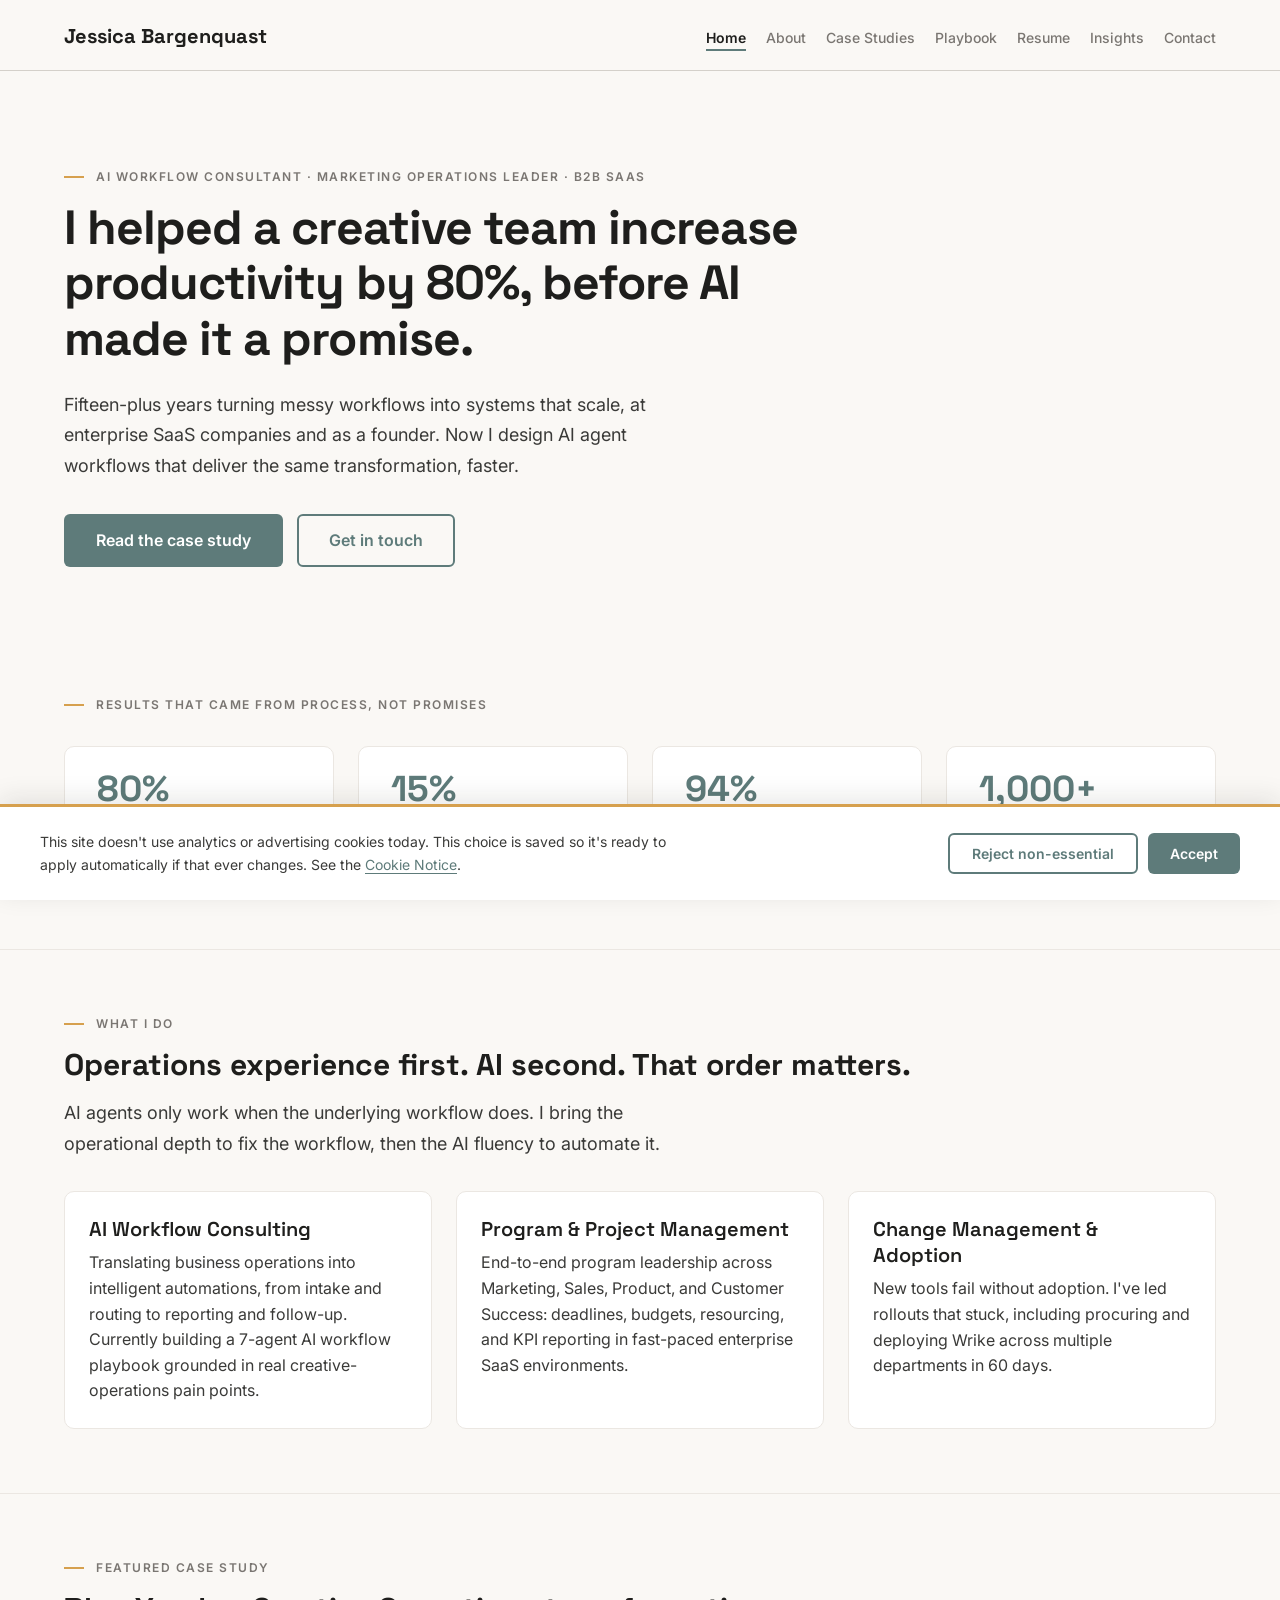
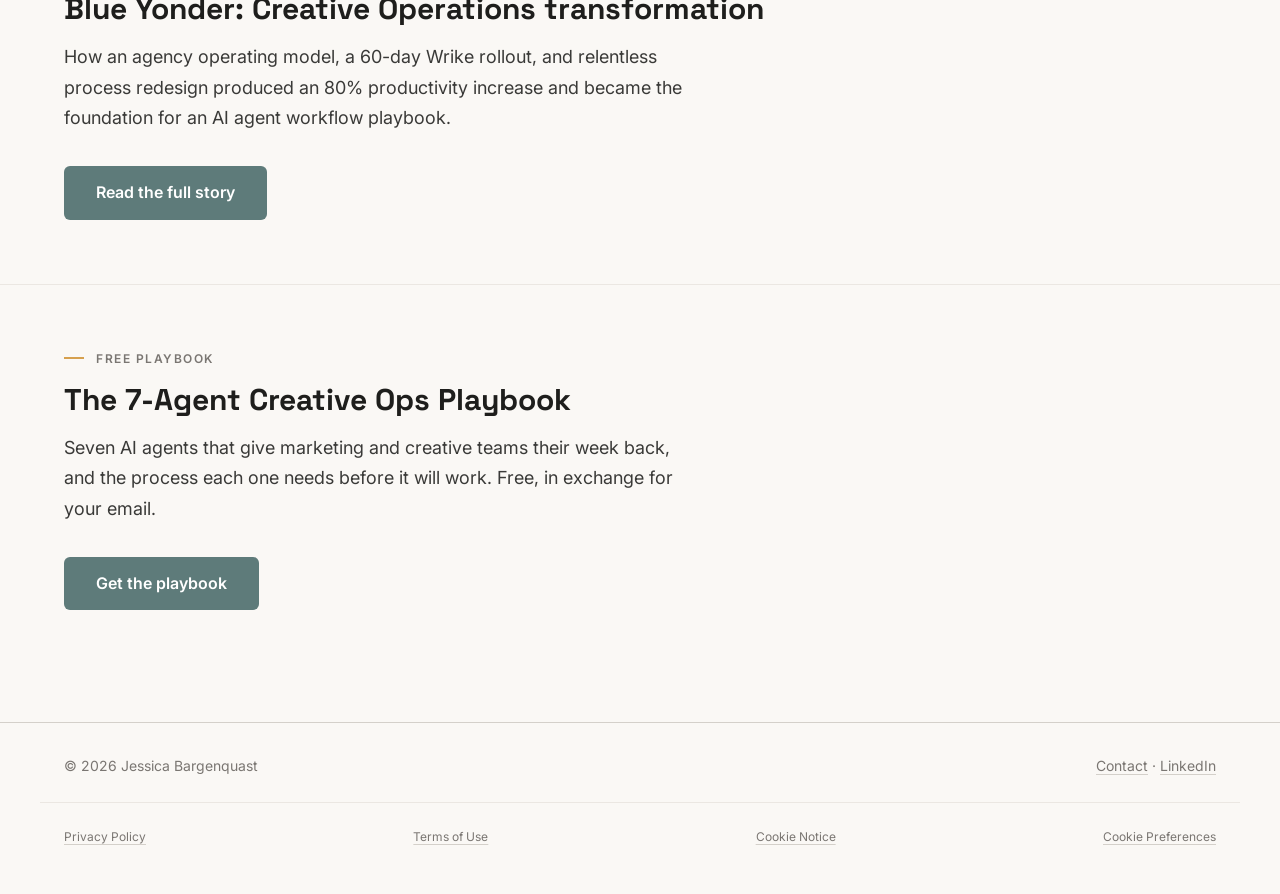
<file: index.html>
<!DOCTYPE html>
<html lang="en">
<head>
  <meta charset="UTF-8">
  <meta name="viewport" content="width=device-width, initial-scale=1.0">
  <title>Jessica Bargenquast | AI Workflow Consultant</title>
  <meta name="description" content="AI workflow consultant and marketing operations leader. 15+ years driving workflow transformation at enterprise SaaS companies, including an 80% team productivity increase.">
  <link rel="preconnect" href="https://fonts.googleapis.com">
  <link rel="preconnect" href="https://fonts.gstatic.com" crossorigin>
  <link href="https://fonts.googleapis.com/css2?family=Space+Grotesk:wght@400;500;600;700&display=swap" rel="stylesheet">
  <link href="https://fonts.googleapis.com/css2?family=Inter:wght@400;500;600;700&display=swap" rel="stylesheet">
  <link rel="stylesheet" href="css/styles.css">
</head>
<body>

  <header class="site-header">
    <div class="wrap">
      <a class="site-name" href="index.html">Jessica Bargenquast</a>
      <nav class="site-nav">
        <a href="index.html" aria-current="page">Home</a>
        <a href="about.html">About</a>
        <a href="case-studies.html">Case Studies</a>
        <a href="playbook.html">Playbook</a>
        <a href="resume.html">Resume</a>
        <a href="insights.html">Insights</a>
        <a href="contact.html">Contact</a>
      </nav>
    </div>
  </header>

  <main>

    <section class="hero">
      <div class="wrap">
        <p class="kicker">AI Workflow Consultant · Marketing Operations Leader · B2B SaaS</p>
        <h1>I helped a creative team increase productivity by 80%, before AI made it a promise.</h1>
        <p class="lede">Fifteen-plus years turning messy workflows into systems that scale, at enterprise SaaS companies and as a founder. Now I design AI agent workflows that deliver the same transformation, faster.</p>
        <div class="hero-actions">
          <a class="btn" href="case-studies.html">Read the case study</a>
          <a class="btn secondary" href="contact.html">Get in touch</a>
        </div>
      </div>
    </section>

    <section class="section">
      <div class="wrap">
        <p class="kicker">Results that came from process, not promises</p>
        <div class="stats">
          <div class="stat"><span class="num">80%</span><span class="label">Team productivity increase</span></div>
          <div class="stat"><span class="num">15%</span><span class="label">Faster project delivery</span></div>
          <div class="stat"><span class="num">94%</span><span class="label">On-time project completion</span></div>
          <div class="stat"><span class="num">1,000+</span><span class="label">Marketplace members built as a founder</span></div>
        </div>
      </div>
    </section>

    <section class="section">
      <div class="wrap">
        <p class="kicker">What I do</p>
        <h2>Operations experience first. AI second. That order matters.</h2>
        <p class="lede">AI agents only work when the underlying workflow does. I bring the operational depth to fix the workflow, then the AI fluency to automate it.</p>
        <div class="card-grid">
          <div class="card">
            <h3>AI Workflow Consulting</h3>
            <p>Translating business operations into intelligent automations, from intake and routing to reporting and follow-up. Currently building a 7-agent AI workflow playbook grounded in real creative-operations pain points.</p>
          </div>
          <div class="card">
            <h3>Program &amp; Project Management</h3>
            <p>End-to-end program leadership across Marketing, Sales, Product, and Customer Success: deadlines, budgets, resourcing, and KPI reporting in fast-paced enterprise SaaS environments.</p>
          </div>
          <div class="card">
            <h3>Change Management &amp; Adoption</h3>
            <p>New tools fail without adoption. I've led rollouts that stuck, including procuring and deploying Wrike across multiple departments in 60 days.</p>
          </div>
        </div>
      </div>
    </section>

    <section class="section">
      <div class="wrap">
        <p class="kicker">Featured case study</p>
        <h2>Blue Yonder: Creative Operations transformation</h2>
        <p class="lede">How an agency operating model, a 60-day Wrike rollout, and relentless process redesign produced an 80% productivity increase and became the foundation for an AI agent workflow playbook.</p>
        <div class="hero-actions">
          <a class="btn" href="case-studies.html">Read the full story</a>
        </div>
      </div>
    </section>


    <section class="section">
      <div class="wrap">
        <p class="kicker">Free playbook</p>
        <h2>The 7-Agent Creative Ops Playbook</h2>
        <p class="lede">Seven AI agents that give marketing and creative teams their week back, and the process each one needs before it will work. Free, in exchange for your email.</p>
        <div class="hero-actions">
          <a class="btn" href="playbook.html">Get the playbook</a>
        </div>
      </div>
    </section>

  </main>

  <footer class="site-footer">
    <div class="wrap">
      <div>© 2026 Jessica Bargenquast</div>
      <div>
        <a href="contact.html">Contact</a> ·
        <a href="https://linkedin.com/in/jessbarg">LinkedIn</a>
      </div>
    </div>
    <div class="wrap footer-legal">
      <a href="privacy-policy.html">Privacy Policy</a>
      <a href="terms-of-use.html">Terms of Use</a>
      <a href="cookie-notice.html">Cookie Notice</a>
      <button type="button" class="footer-legal-btn open-cookie-preferences">Cookie Preferences</button>
    </div>
  
  </footer>

  <div id="cookie-banner" class="cookie-banner" role="region" aria-label="Cookie preferences" hidden>
    <div class="cookie-banner-inner">
      <p>This site doesn't use analytics or advertising cookies today. This choice is saved so it's ready to apply automatically if that ever changes. See the <a href="cookie-notice.html">Cookie Notice</a>.</p>
      <div class="cookie-banner-actions">
        <button type="button" class="btn secondary" id="cookie-reject">Reject non-essential</button>
        <button type="button" class="btn" id="cookie-accept">Accept</button>
      </div>
    </div>
  </div>
  <script src="js/cookie-consent.js"></script>

</body>
</html>
</file>
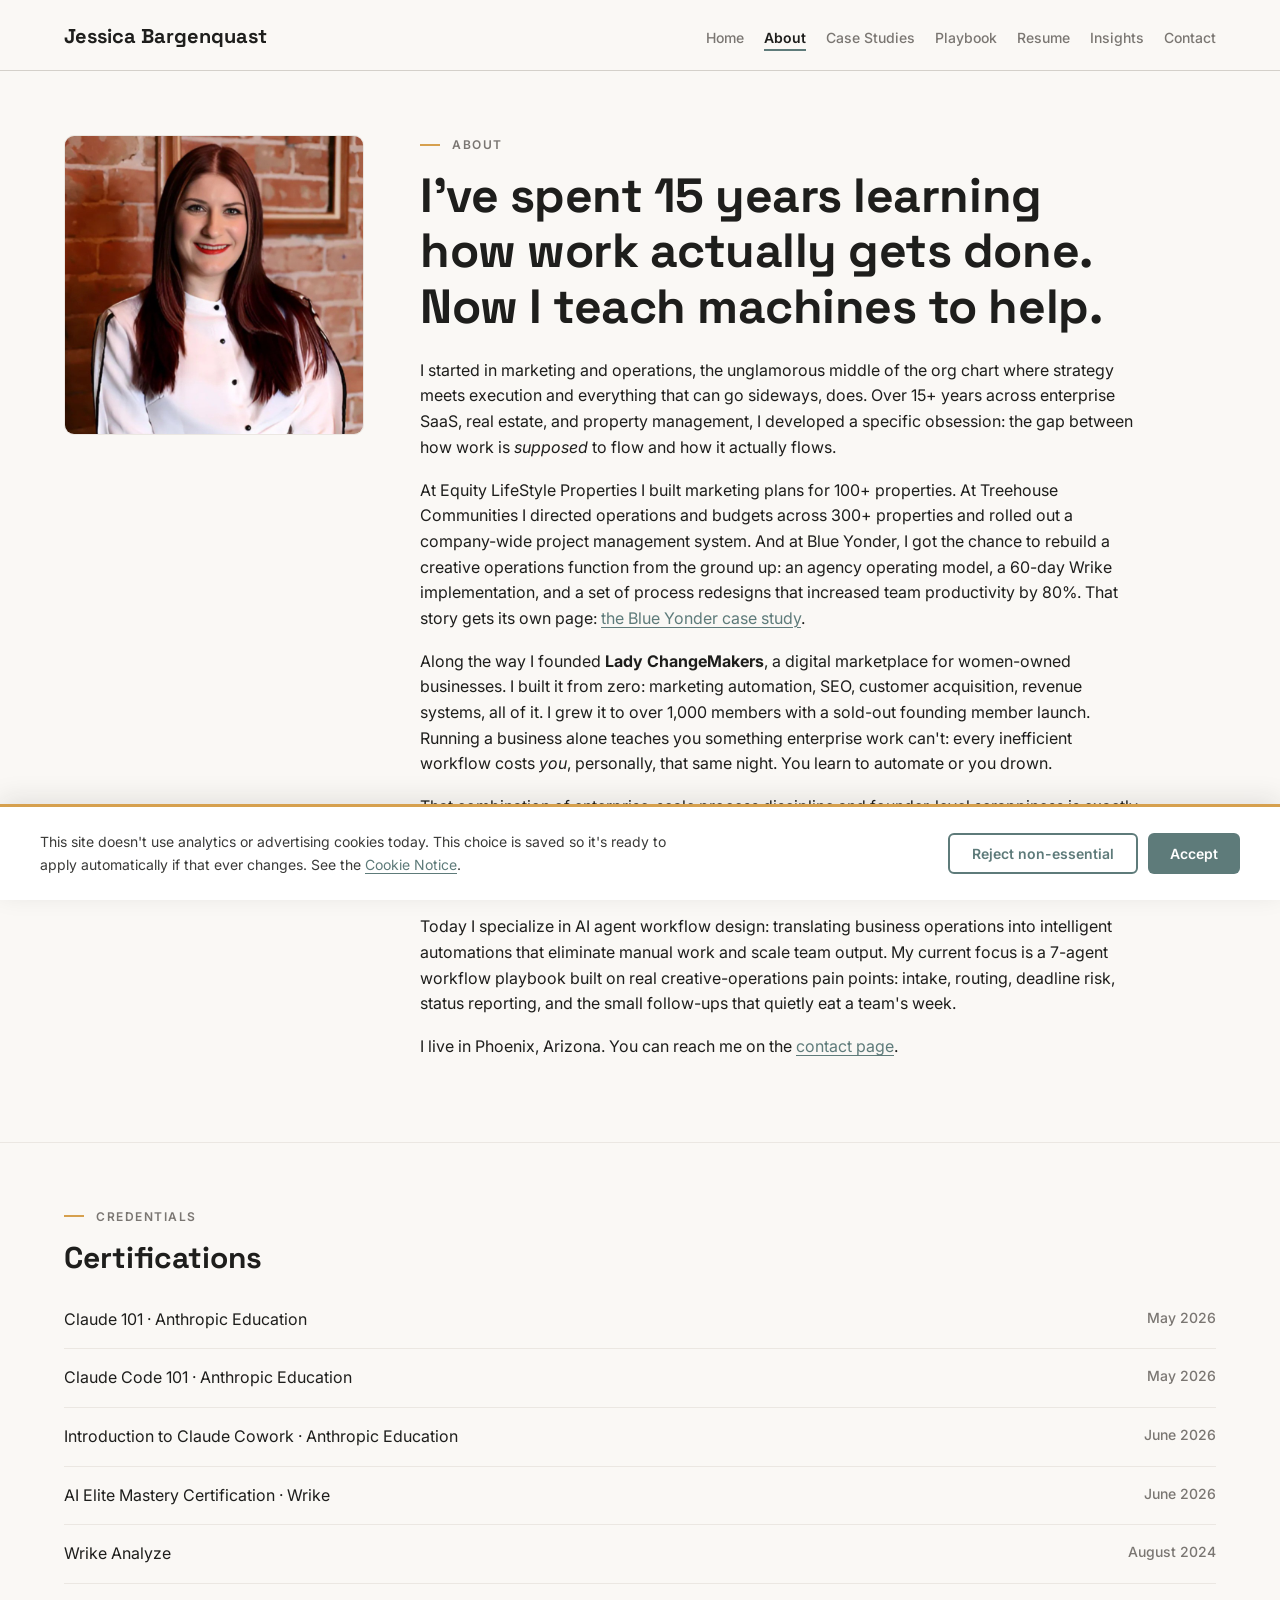
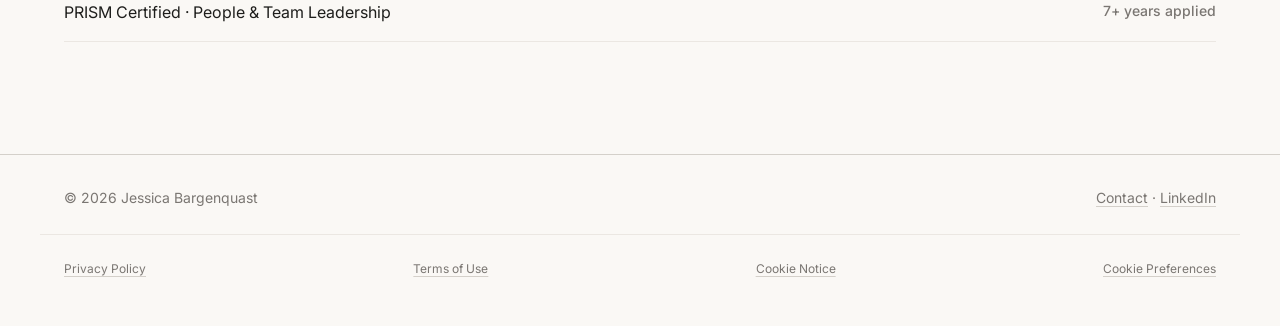
<file: about.html>
<!DOCTYPE html>
<html lang="en">
<head>
  <meta charset="UTF-8">
  <meta name="viewport" content="width=device-width, initial-scale=1.0">
  <title>About | Jessica Bargenquast</title>
  <meta name="description" content="From 15+ years in marketing and operations, to founding Lady ChangeMakers, to designing AI agent workflows: the story behind the work.">
  <link rel="preconnect" href="https://fonts.googleapis.com">
  <link rel="preconnect" href="https://fonts.gstatic.com" crossorigin>
  <link href="https://fonts.googleapis.com/css2?family=Space+Grotesk:wght@400;500;600;700&display=swap" rel="stylesheet">
  <link href="https://fonts.googleapis.com/css2?family=Inter:wght@400;500;600;700&display=swap" rel="stylesheet">
  <link rel="stylesheet" href="css/styles.css">
</head>
<body>

  <header class="site-header">
    <div class="wrap">
      <a class="site-name" href="index.html">Jessica Bargenquast</a>
      <nav class="site-nav">
        <a href="index.html">Home</a>
        <a href="about.html" aria-current="page">About</a>
        <a href="case-studies.html">Case Studies</a>
        <a href="playbook.html">Playbook</a>
        <a href="resume.html">Resume</a>
        <a href="insights.html">Insights</a>
        <a href="contact.html">Contact</a>
      </nav>
    </div>
  </header>

  <main>

    <section class="section">
      <div class="wrap">
        <div class="about-layout">
          <div class="about-photo">
            <img src="assets/headshot.jpg" alt="Jessica Bargenquast">
          </div>
          <div class="prose">
            <p class="kicker">About</p>
            <h1>I've spent 15 years learning how work actually gets done. Now I teach machines to help.</h1>

            <p>I started in marketing and operations, the unglamorous middle of the org chart where strategy meets execution and everything that can go sideways, does. Over 15+ years across enterprise SaaS, real estate, and property management, I developed a specific obsession: the gap between how work is <em>supposed</em> to flow and how it actually flows.</p>

            <p>At Equity LifeStyle Properties I built marketing plans for 100+ properties. At Treehouse Communities I directed operations and budgets across 300+ properties and rolled out a company-wide project management system. And at Blue Yonder, I got the chance to rebuild a creative operations function from the ground up: an agency operating model, a 60-day Wrike implementation, and a set of process redesigns that increased team productivity by 80%. That story gets its own page: <a href="case-studies.html">the Blue Yonder case study</a>.</p>

            <p>Along the way I founded <strong>Lady ChangeMakers</strong>, a digital marketplace for women-owned businesses. I built it from zero: marketing automation, SEO, customer acquisition, revenue systems, all of it. I grew it to over 1,000 members with a sold-out founding member launch. Running a business alone teaches you something enterprise work can't: every inefficient workflow costs <em>you</em>, personally, that same night. You learn to automate or you drown.</p>

            <p>That combination of enterprise-scale process discipline and founder-level scrappiness is exactly what AI workflow design demands. AI agents don't fix broken processes; they accelerate them. The teams getting real results from AI are the ones whose workflows were mapped, standardized, and measured first. That's the work I've been doing my whole career.</p>

            <p>Today I specialize in AI agent workflow design: translating business operations into intelligent automations that eliminate manual work and scale team output. My current focus is a 7-agent workflow playbook built on real creative-operations pain points: intake, routing, deadline risk, status reporting, and the small follow-ups that quietly eat a team's week.</p>

            <p>I live in Phoenix, Arizona. You can reach me on the <a href="contact.html">contact page</a>.</p>
          </div>
        </div>
      </div>
    </section>

    <section class="section">
      <div class="wrap">
        <p class="kicker">Credentials</p>
        <h2>Certifications</h2>
        <ul class="cert-list">
          <li><span>Claude 101 · Anthropic Education</span><span class="cert-meta">May 2026</span></li>
          <li><span>Claude Code 101 · Anthropic Education</span><span class="cert-meta">May 2026</span></li>
          <li><span>Introduction to Claude Cowork · Anthropic Education</span><span class="cert-meta">June 2026</span></li>
          <li><span>AI Elite Mastery Certification · Wrike</span><span class="cert-meta">June 2026</span></li>
          <li><span>Wrike Analyze</span><span class="cert-meta">August 2024</span></li>
          <li><span>PRISM Certified · People &amp; Team Leadership</span><span class="cert-meta">7+ years applied</span></li>
        </ul>
      </div>
    </section>

  </main>

  <footer class="site-footer">
    <div class="wrap">
      <div>© 2026 Jessica Bargenquast</div>
      <div>
        <a href="contact.html">Contact</a> ·
        <a href="https://linkedin.com/in/jessbarg">LinkedIn</a>
      </div>
    </div>
    <div class="wrap footer-legal">
      <a href="privacy-policy.html">Privacy Policy</a>
      <a href="terms-of-use.html">Terms of Use</a>
      <a href="cookie-notice.html">Cookie Notice</a>
      <button type="button" class="footer-legal-btn open-cookie-preferences">Cookie Preferences</button>
    </div>
  
  </footer>

  <div id="cookie-banner" class="cookie-banner" role="region" aria-label="Cookie preferences" hidden>
    <div class="cookie-banner-inner">
      <p>This site doesn't use analytics or advertising cookies today. This choice is saved so it's ready to apply automatically if that ever changes. See the <a href="cookie-notice.html">Cookie Notice</a>.</p>
      <div class="cookie-banner-actions">
        <button type="button" class="btn secondary" id="cookie-reject">Reject non-essential</button>
        <button type="button" class="btn" id="cookie-accept">Accept</button>
      </div>
    </div>
  </div>
  <script src="js/cookie-consent.js"></script>

</body>
</html>
</file>
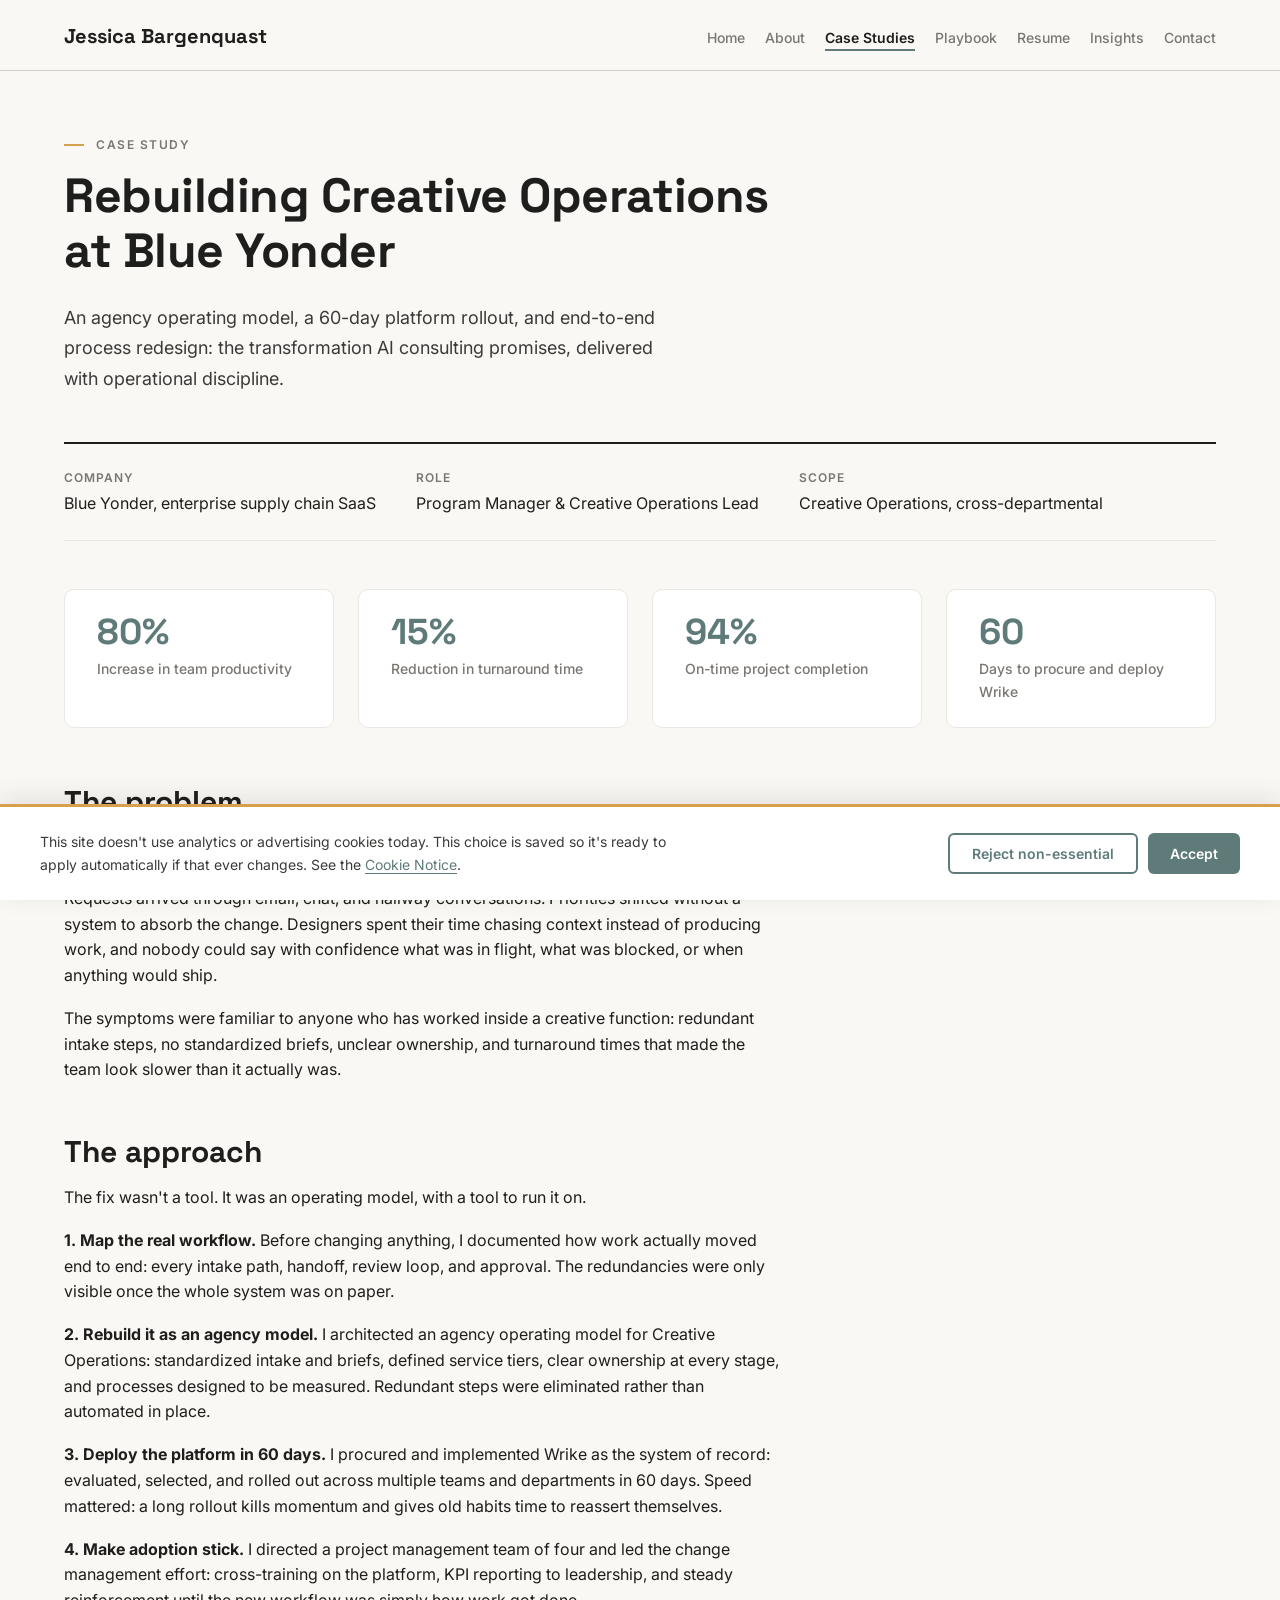
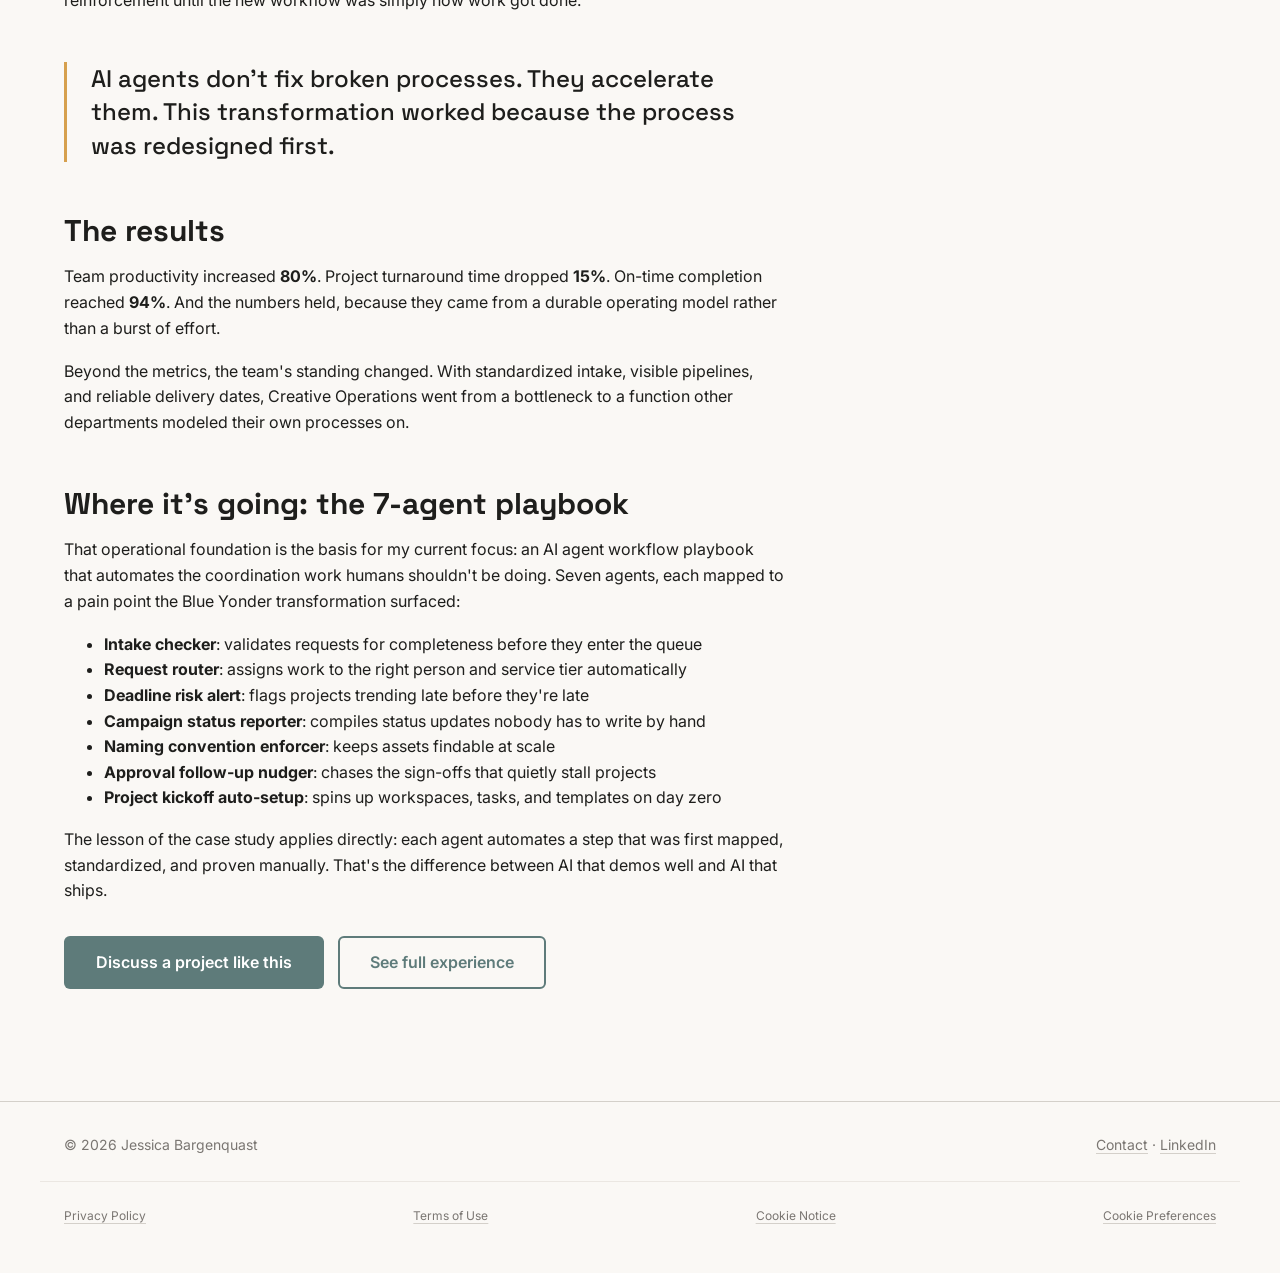
<file: case-studies.html>
<!DOCTYPE html>
<html lang="en">
<head>
  <meta charset="UTF-8">
  <meta name="viewport" content="width=device-width, initial-scale=1.0">
  <title>Case Study: Blue Yonder Creative Operations | Jessica Bargenquast</title>
  <meta name="description" content="How a Creative Operations transformation at Blue Yonder delivered an 80% productivity increase, 15% faster turnaround, and 94% on-time completion.">
  <link rel="preconnect" href="https://fonts.googleapis.com">
  <link rel="preconnect" href="https://fonts.gstatic.com" crossorigin>
  <link href="https://fonts.googleapis.com/css2?family=Space+Grotesk:wght@400;500;600;700&display=swap" rel="stylesheet">
  <link href="https://fonts.googleapis.com/css2?family=Inter:wght@400;500;600;700&display=swap" rel="stylesheet">
  <link rel="stylesheet" href="css/styles.css">
</head>
<body>

  <header class="site-header">
    <div class="wrap">
      <a class="site-name" href="index.html">Jessica Bargenquast</a>
      <nav class="site-nav">
        <a href="index.html">Home</a>
        <a href="about.html">About</a>
        <a href="case-studies.html" aria-current="page">Case Studies</a>
        <a href="playbook.html">Playbook</a>
        <a href="resume.html">Resume</a>
        <a href="insights.html">Insights</a>
        <a href="contact.html">Contact</a>
      </nav>
    </div>
  </header>

  <main>

    <section class="section">
      <div class="wrap">
        <div class="prose">
          <p class="kicker">Case Study</p>
          <h1>Rebuilding Creative Operations at Blue Yonder</h1>
          <p class="lede">An agency operating model, a 60-day platform rollout, and end-to-end process redesign: the transformation AI consulting promises, delivered with operational discipline.</p>
        </div>

        <div class="case-meta">
          <div><span>Company</span>Blue Yonder, enterprise supply chain SaaS</div>
          <div><span>Role</span>Program Manager &amp; Creative Operations Lead</div>
          <div><span>Scope</span>Creative Operations, cross-departmental</div>
        </div>

        <div class="stats">
          <div class="stat"><span class="num">80%</span><span class="label">Increase in team productivity</span></div>
          <div class="stat"><span class="num">15%</span><span class="label">Reduction in turnaround time</span></div>
          <div class="stat"><span class="num">94%</span><span class="label">On-time project completion</span></div>
          <div class="stat"><span class="num">60</span><span class="label">Days to procure and deploy Wrike</span></div>
        </div>

        <div class="prose" style="margin-top: 56px;">
          <h2>The problem</h2>
          <p>Blue Yonder's creative team served the entire marketing organization, and beyond it, Sales, Product, and Customer Success. Demand was high, but the operating model hadn't kept up. Requests arrived through email, chat, and hallway conversations. Priorities shifted without a system to absorb the change. Designers spent their time chasing context instead of producing work, and nobody could say with confidence what was in flight, what was blocked, or when anything would ship.</p>
          <p>The symptoms were familiar to anyone who has worked inside a creative function: redundant intake steps, no standardized briefs, unclear ownership, and turnaround times that made the team look slower than it actually was.</p>

          <h2>The approach</h2>
          <p>The fix wasn't a tool. It was an operating model, with a tool to run it on.</p>
          <p><strong>1. Map the real workflow.</strong> Before changing anything, I documented how work actually moved end to end: every intake path, handoff, review loop, and approval. The redundancies were only visible once the whole system was on paper.</p>
          <p><strong>2. Rebuild it as an agency model.</strong> I architected an agency operating model for Creative Operations: standardized intake and briefs, defined service tiers, clear ownership at every stage, and processes designed to be measured. Redundant steps were eliminated rather than automated in place.</p>
          <p><strong>3. Deploy the platform in 60 days.</strong> I procured and implemented Wrike as the system of record: evaluated, selected, and rolled out across multiple teams and departments in 60 days. Speed mattered: a long rollout kills momentum and gives old habits time to reassert themselves.</p>
          <p><strong>4. Make adoption stick.</strong> I directed a project management team of four and led the change management effort: cross-training on the platform, KPI reporting to leadership, and steady reinforcement until the new workflow was simply how work got done.</p>

          <p class="pull">AI agents don't fix broken processes. They accelerate them. This transformation worked because the process was redesigned first.</p>

          <h2>The results</h2>
          <p>Team productivity increased <strong>80%</strong>. Project turnaround time dropped <strong>15%</strong>. On-time completion reached <strong>94%</strong>. And the numbers held, because they came from a durable operating model rather than a burst of effort.</p>
          <p>Beyond the metrics, the team's standing changed. With standardized intake, visible pipelines, and reliable delivery dates, Creative Operations went from a bottleneck to a function other departments modeled their own processes on.</p>

          <h2>Where it's going: the 7-agent playbook</h2>
          <p>That operational foundation is the basis for my current focus: an AI agent workflow playbook that automates the coordination work humans shouldn't be doing. Seven agents, each mapped to a pain point the Blue Yonder transformation surfaced:</p>
          <ul>
            <li><strong>Intake checker</strong>: validates requests for completeness before they enter the queue</li>
            <li><strong>Request router</strong>: assigns work to the right person and service tier automatically</li>
            <li><strong>Deadline risk alert</strong>: flags projects trending late before they're late</li>
            <li><strong>Campaign status reporter</strong>: compiles status updates nobody has to write by hand</li>
            <li><strong>Naming convention enforcer</strong>: keeps assets findable at scale</li>
            <li><strong>Approval follow-up nudger</strong>: chases the sign-offs that quietly stall projects</li>
            <li><strong>Project kickoff auto-setup</strong>: spins up workspaces, tasks, and templates on day zero</li>
          </ul>
          <p>The lesson of the case study applies directly: each agent automates a step that was first mapped, standardized, and proven manually. That's the difference between AI that demos well and AI that ships.</p>

          <div class="hero-actions">
            <a class="btn" href="contact.html">Discuss a project like this</a>
            <a class="btn secondary" href="resume.html">See full experience</a>
          </div>
        </div>
      </div>
    </section>

  </main>

  <footer class="site-footer">
    <div class="wrap">
      <div>© 2026 Jessica Bargenquast</div>
      <div>
        <a href="contact.html">Contact</a> ·
        <a href="https://linkedin.com/in/jessbarg">LinkedIn</a>
      </div>
    </div>
    <div class="wrap footer-legal">
      <a href="privacy-policy.html">Privacy Policy</a>
      <a href="terms-of-use.html">Terms of Use</a>
      <a href="cookie-notice.html">Cookie Notice</a>
      <button type="button" class="footer-legal-btn open-cookie-preferences">Cookie Preferences</button>
    </div>
  
  </footer>

  <div id="cookie-banner" class="cookie-banner" role="region" aria-label="Cookie preferences" hidden>
    <div class="cookie-banner-inner">
      <p>This site doesn't use analytics or advertising cookies today. This choice is saved so it's ready to apply automatically if that ever changes. See the <a href="cookie-notice.html">Cookie Notice</a>.</p>
      <div class="cookie-banner-actions">
        <button type="button" class="btn secondary" id="cookie-reject">Reject non-essential</button>
        <button type="button" class="btn" id="cookie-accept">Accept</button>
      </div>
    </div>
  </div>
  <script src="js/cookie-consent.js"></script>

</body>
</html>
</file>
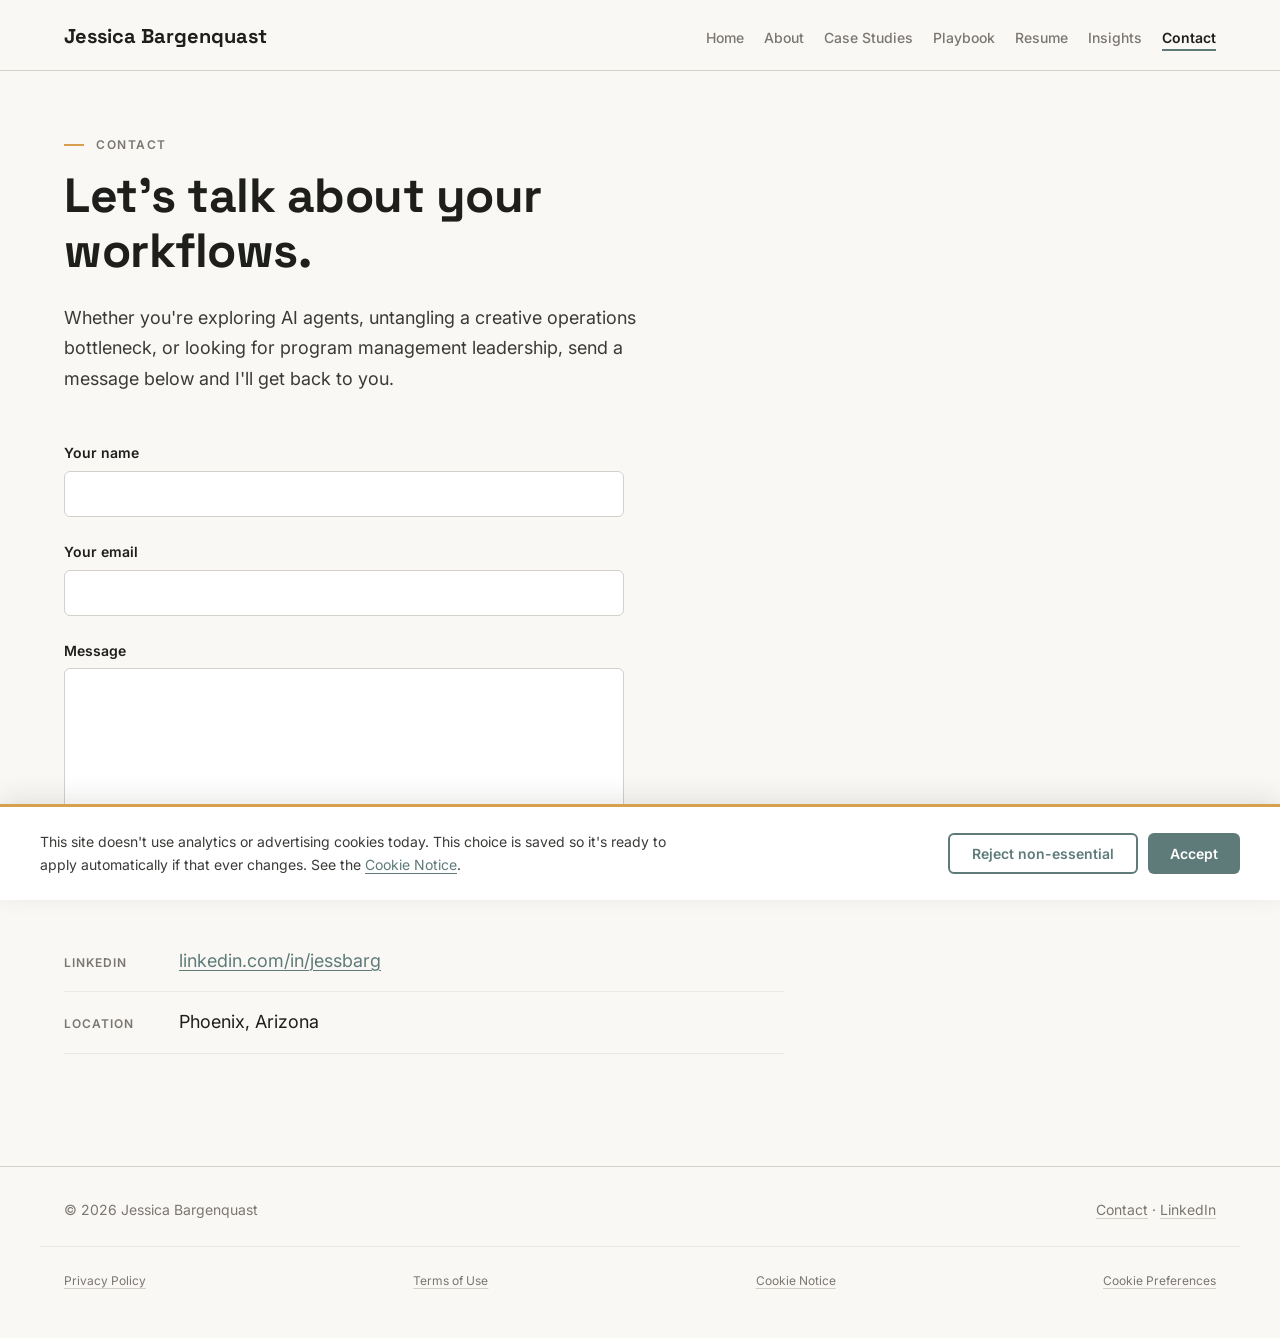
<file: contact.html>
<!DOCTYPE html>
<html lang="en">
<head>
  <meta charset="UTF-8">
  <meta name="viewport" content="width=device-width, initial-scale=1.0">
  <title>Contact | Jessica Bargenquast</title>
  <meta name="description" content="Get in touch with Jessica Bargenquast for AI workflow consulting, program management, and speaking inquiries.">
  <link rel="preconnect" href="https://fonts.googleapis.com">
  <link rel="preconnect" href="https://fonts.gstatic.com" crossorigin>
  <link href="https://fonts.googleapis.com/css2?family=Space+Grotesk:wght@400;500;600;700&display=swap" rel="stylesheet">
  <link href="https://fonts.googleapis.com/css2?family=Inter:wght@400;500;600;700&display=swap" rel="stylesheet">
  <link rel="stylesheet" href="css/styles.css">
</head>
<body>

  <header class="site-header">
    <div class="wrap">
      <a class="site-name" href="index.html">Jessica Bargenquast</a>
      <nav class="site-nav">
        <a href="index.html">Home</a>
        <a href="about.html">About</a>
        <a href="case-studies.html">Case Studies</a>
        <a href="playbook.html">Playbook</a>
        <a href="resume.html">Resume</a>
        <a href="insights.html">Insights</a>
        <a href="contact.html" aria-current="page">Contact</a>
      </nav>
    </div>
  </header>

  <main>

    <section class="section">
      <div class="wrap">
        <div class="prose">
          <p class="kicker">Contact</p>
          <h1>Let's talk about your workflows.</h1>
          <p class="lede">Whether you're exploring AI agents, untangling a creative operations bottleneck, or looking for program management leadership, send a message below and I'll get back to you.</p>

          <!-- This form is powered by Netlify Forms. It starts working
               automatically once the site is deployed on Netlify.
               Submissions arrive in the Netlify dashboard and can be
               forwarded to any email address (Netlify > Forms >
               Form notifications). It will NOT submit when previewing
               the site locally. -->
          <form name="contact" method="POST" data-netlify="true" netlify-honeypot="bot-field" class="contact-form">
            <p style="display:none;"><label>Leave this field empty: <input name="bot-field"></label></p>
            <label>Your name
              <input type="text" name="name" required>
            </label>
            <label>Your email
              <input type="email" name="email" required>
            </label>
            <label>Message
              <textarea name="message" rows="6" required></textarea>
            </label>
            <button class="btn" type="submit">Send message</button>
          </form>

          <ul class="contact-list">
            <li><span>LinkedIn</span> <a href="https://linkedin.com/in/jessbarg">linkedin.com/in/jessbarg</a></li>
            <li><span>Location</span> Phoenix, Arizona</li>
          </ul>
        </div>
      </div>
    </section>

  </main>

  <footer class="site-footer">
    <div class="wrap">
      <div>© 2026 Jessica Bargenquast</div>
      <div>
        <a href="contact.html">Contact</a> ·
        <a href="https://linkedin.com/in/jessbarg">LinkedIn</a>
      </div>
    </div>
    <div class="wrap footer-legal">
      <a href="privacy-policy.html">Privacy Policy</a>
      <a href="terms-of-use.html">Terms of Use</a>
      <a href="cookie-notice.html">Cookie Notice</a>
      <button type="button" class="footer-legal-btn open-cookie-preferences">Cookie Preferences</button>
    </div>
  
  </footer>

  <div id="cookie-banner" class="cookie-banner" role="region" aria-label="Cookie preferences" hidden>
    <div class="cookie-banner-inner">
      <p>This site doesn't use analytics or advertising cookies today. This choice is saved so it's ready to apply automatically if that ever changes. See the <a href="cookie-notice.html">Cookie Notice</a>.</p>
      <div class="cookie-banner-actions">
        <button type="button" class="btn secondary" id="cookie-reject">Reject non-essential</button>
        <button type="button" class="btn" id="cookie-accept">Accept</button>
      </div>
    </div>
  </div>
  <script src="js/cookie-consent.js"></script>

</body>
</html>
</file>
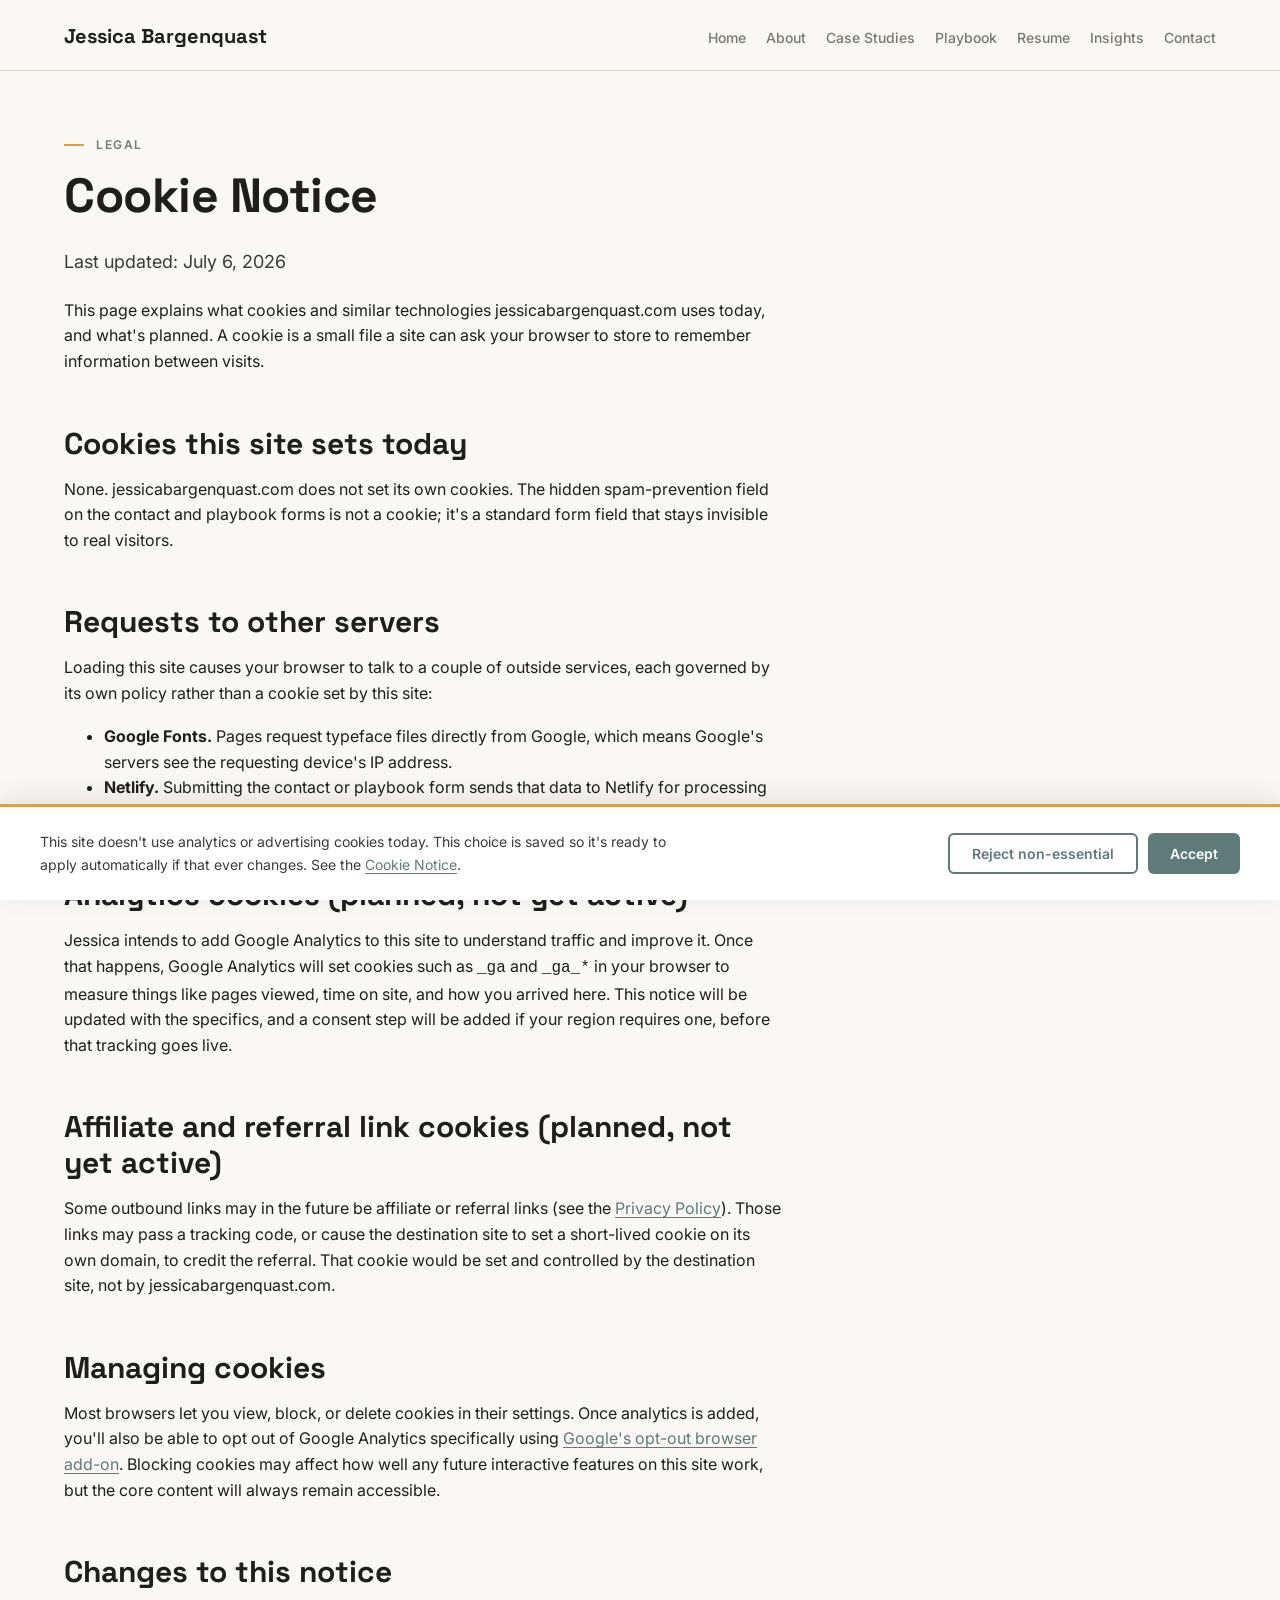
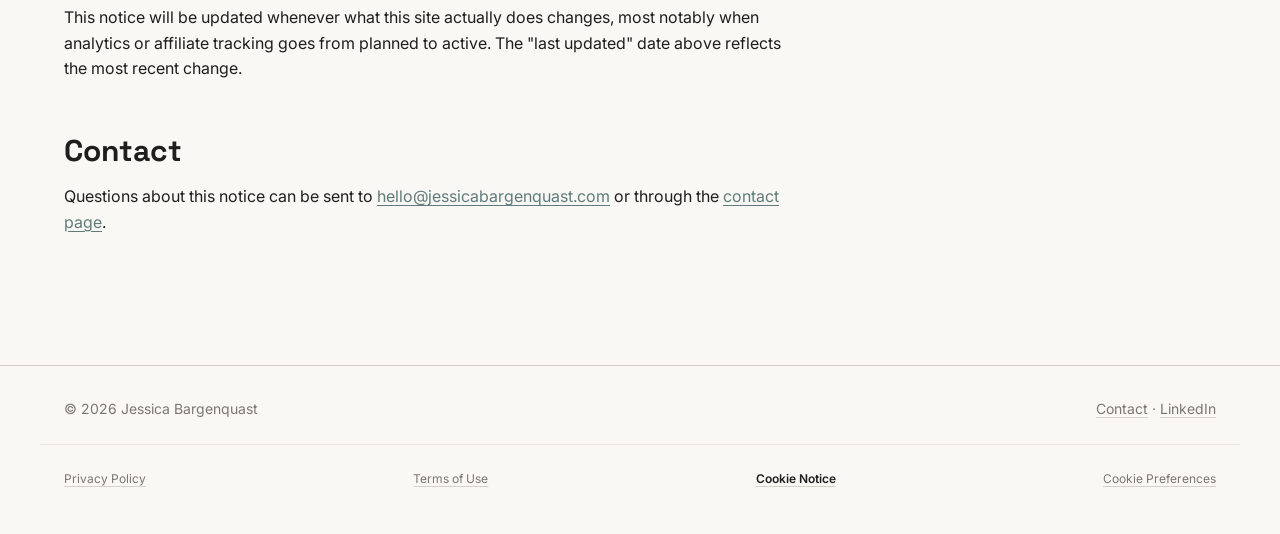
<file: cookie-notice.html>
<!DOCTYPE html>
<html lang="en">
<head>
  <meta charset="UTF-8">
  <meta name="viewport" content="width=device-width, initial-scale=1.0">
  <title>Cookie Notice | Jessica Bargenquast</title>
  <meta name="description" content="What cookies and third-party requests jessicabargenquast.com uses today, and what will be added if analytics or affiliate tracking go live.">
  <link rel="preconnect" href="https://fonts.googleapis.com">
  <link rel="preconnect" href="https://fonts.gstatic.com" crossorigin>
  <link href="https://fonts.googleapis.com/css2?family=Space+Grotesk:wght@400;500;600;700&display=swap" rel="stylesheet">
  <link href="https://fonts.googleapis.com/css2?family=Inter:wght@400;500;600;700&display=swap" rel="stylesheet">
  <link rel="stylesheet" href="css/styles.css">
</head>
<body>

  <header class="site-header">
    <div class="wrap">
      <a class="site-name" href="index.html">Jessica Bargenquast</a>
      <nav class="site-nav">
        <a href="index.html">Home</a>
        <a href="about.html">About</a>
        <a href="case-studies.html">Case Studies</a>
        <a href="playbook.html">Playbook</a>
        <a href="resume.html">Resume</a>
        <a href="insights.html">Insights</a>
        <a href="contact.html">Contact</a>
      </nav>
    </div>
  </header>

  <main>

    <section class="section">
      <div class="wrap">
        <div class="prose">
          <p class="kicker">Legal</p>
          <h1>Cookie Notice</h1>
          <p class="lede">Last updated: July 6, 2026</p>

          <p>This page explains what cookies and similar technologies jessicabargenquast.com uses today, and what's planned. A cookie is a small file a site can ask your browser to store to remember information between visits.</p>

          <h2>Cookies this site sets today</h2>
          <p>None. jessicabargenquast.com does not set its own cookies. The hidden spam-prevention field on the contact and playbook forms is not a cookie; it's a standard form field that stays invisible to real visitors.</p>

          <h2>Requests to other servers</h2>
          <p>Loading this site causes your browser to talk to a couple of outside services, each governed by its own policy rather than a cookie set by this site:</p>
          <ul>
            <li><strong>Google Fonts.</strong> Pages request typeface files directly from Google, which means Google's servers see the requesting device's IP address.</li>
            <li><strong>Netlify.</strong> Submitting the contact or playbook form sends that data to Netlify for processing and hosting.</li>
          </ul>

          <h2>Analytics cookies (planned, not yet active)</h2>
          <p>Jessica intends to add Google Analytics to this site to understand traffic and improve it. Once that happens, Google Analytics will set cookies such as <code>_ga</code> and <code>_ga_*</code> in your browser to measure things like pages viewed, time on site, and how you arrived here. This notice will be updated with the specifics, and a consent step will be added if your region requires one, before that tracking goes live.</p>

          <h2>Affiliate and referral link cookies (planned, not yet active)</h2>
          <p>Some outbound links may in the future be affiliate or referral links (see the <a href="privacy-policy.html">Privacy Policy</a>). Those links may pass a tracking code, or cause the destination site to set a short-lived cookie on its own domain, to credit the referral. That cookie would be set and controlled by the destination site, not by jessicabargenquast.com.</p>

          <h2>Managing cookies</h2>
          <p>Most browsers let you view, block, or delete cookies in their settings. Once analytics is added, you'll also be able to opt out of Google Analytics specifically using <a href="https://tools.google.com/dlpage/gaoptout">Google's opt-out browser add-on</a>. Blocking cookies may affect how well any future interactive features on this site work, but the core content will always remain accessible.</p>

          <h2>Changes to this notice</h2>
          <p>This notice will be updated whenever what this site actually does changes, most notably when analytics or affiliate tracking goes from planned to active. The "last updated" date above reflects the most recent change.</p>

          <h2>Contact</h2>
          <p>Questions about this notice can be sent to <a href="mailto:hello@jessicabargenquast.com">hello@jessicabargenquast.com</a> or through the <a href="contact.html">contact page</a>.</p>
        </div>
      </div>
    </section>

  </main>

  <footer class="site-footer">
    <div class="wrap">
      <div>© 2026 Jessica Bargenquast</div>
      <div>
        <a href="contact.html">Contact</a> ·
        <a href="https://linkedin.com/in/jessbarg">LinkedIn</a>
      </div>
    </div>
    <div class="wrap footer-legal">
      <a href="privacy-policy.html">Privacy Policy</a>
      <a href="terms-of-use.html">Terms of Use</a>
      <a href="cookie-notice.html" aria-current="page">Cookie Notice</a>
      <button type="button" class="footer-legal-btn open-cookie-preferences">Cookie Preferences</button>
    </div>
  </footer>

  <div id="cookie-banner" class="cookie-banner" role="region" aria-label="Cookie preferences" hidden>
    <div class="cookie-banner-inner">
      <p>This site doesn't use analytics or advertising cookies today. This choice is saved so it's ready to apply automatically if that ever changes. See the <a href="cookie-notice.html">Cookie Notice</a>.</p>
      <div class="cookie-banner-actions">
        <button type="button" class="btn secondary" id="cookie-reject">Reject non-essential</button>
        <button type="button" class="btn" id="cookie-accept">Accept</button>
      </div>
    </div>
  </div>
  <script src="js/cookie-consent.js"></script>

</body>
</html>
</file>
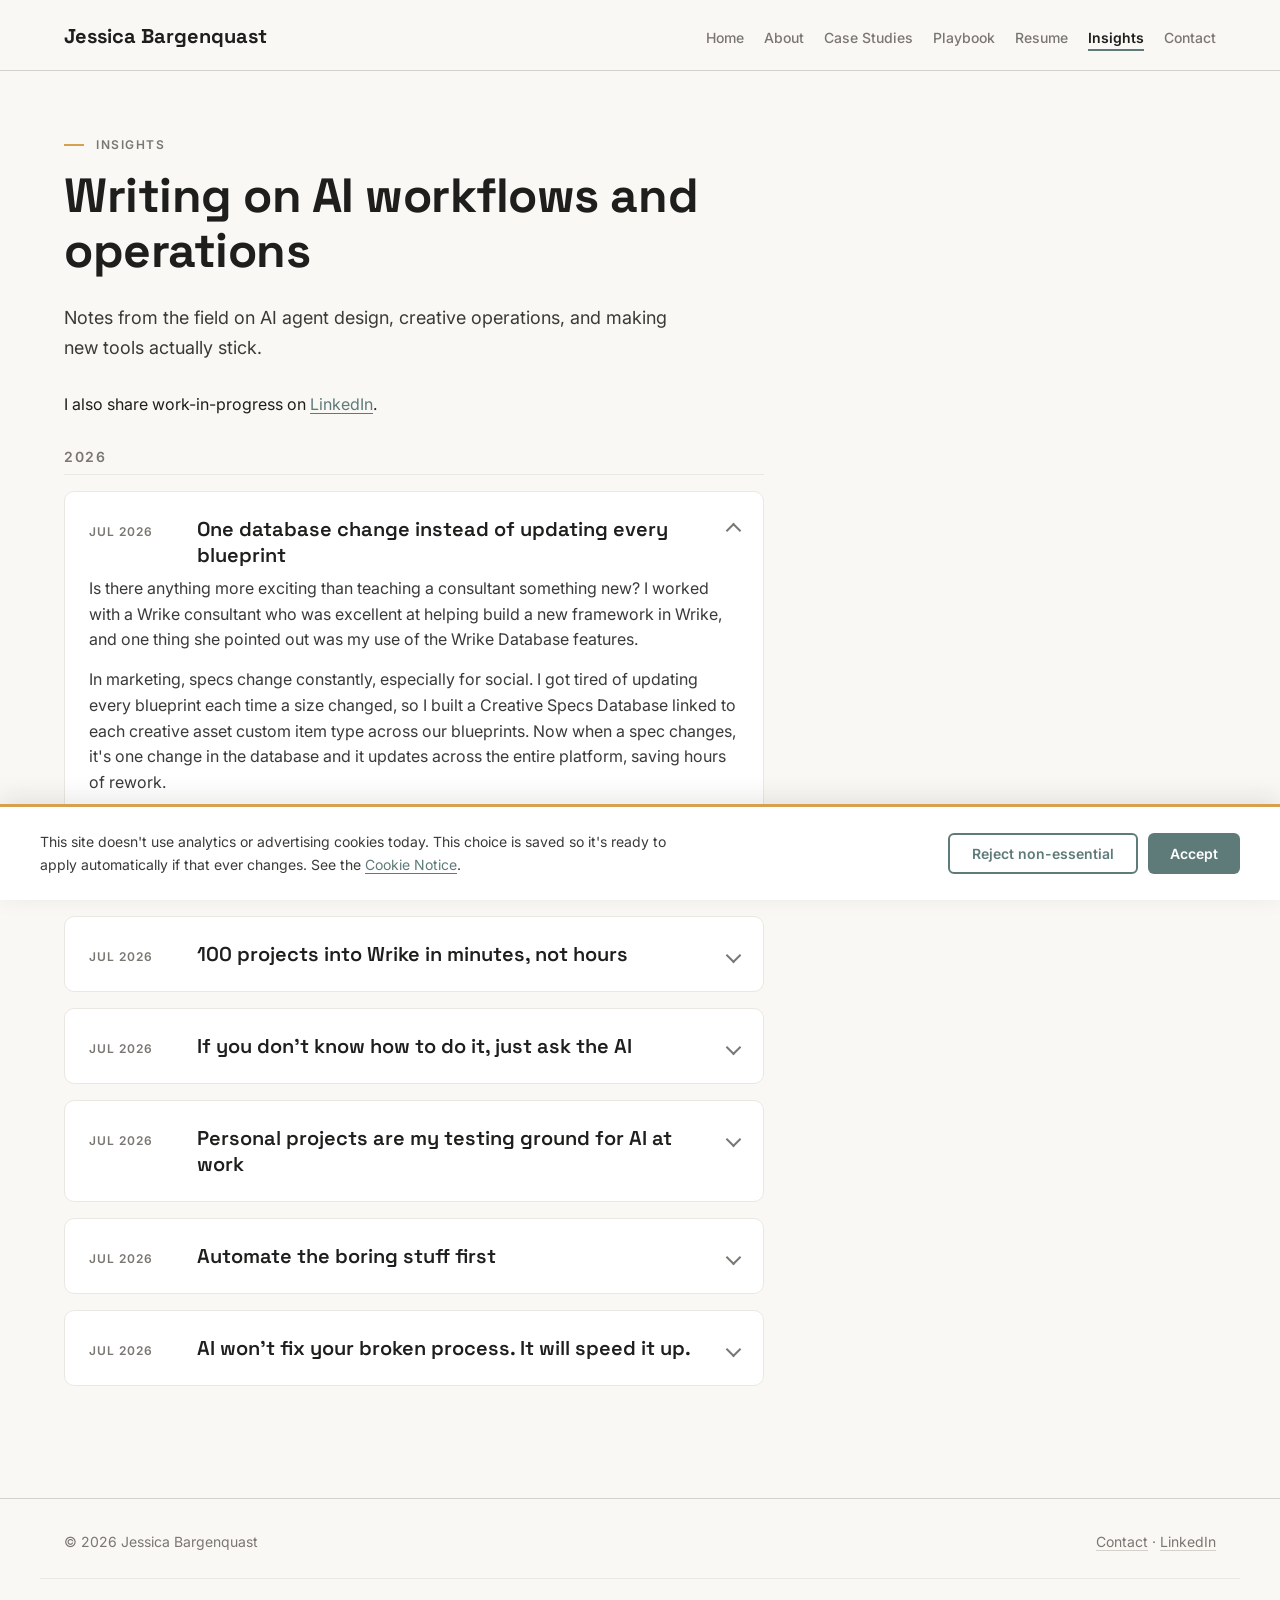
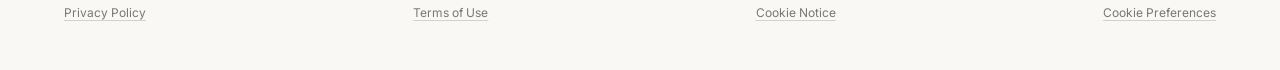
<file: insights.html>
<!DOCTYPE html>
<html lang="en">
<head>
  <meta charset="UTF-8">
  <meta name="viewport" content="width=device-width, initial-scale=1.0">
  <title>Insights | Jessica Bargenquast</title>
  <meta name="description" content="Writing on AI workflow design, creative operations, and marketing operations from Jessica Bargenquast.">
  <link rel="preconnect" href="https://fonts.googleapis.com">
  <link rel="preconnect" href="https://fonts.gstatic.com" crossorigin>
  <link href="https://fonts.googleapis.com/css2?family=Space+Grotesk:wght@400;500;600;700&display=swap" rel="stylesheet">
  <link href="https://fonts.googleapis.com/css2?family=Inter:wght@400;500;600;700&display=swap" rel="stylesheet">
  <link rel="stylesheet" href="css/styles.css">
</head>
<body>

  <header class="site-header">
    <div class="wrap">
      <a class="site-name" href="index.html">Jessica Bargenquast</a>
      <nav class="site-nav">
        <a href="index.html">Home</a>
        <a href="about.html">About</a>
        <a href="case-studies.html">Case Studies</a>
        <a href="playbook.html">Playbook</a>
        <a href="resume.html">Resume</a>
        <a href="insights.html" aria-current="page">Insights</a>
        <a href="contact.html">Contact</a>
      </nav>
    </div>
  </header>

  <main>

    <section class="section">
      <div class="wrap">
        <div class="prose">
          <p class="kicker">Insights</p>
          <h1>Writing on AI workflows and operations</h1>
          <p class="lede">Notes from the field on AI agent design, creative operations, and making new tools actually stick.</p>
          <p style="margin-top: 28px;">I also share work-in-progress on <a href="https://linkedin.com/in/jessbarg">LinkedIn</a>.</p>
        </div>

        <!--
          ============================================================
          HOW TO ADD A POST

          Posts are listed NEWEST FIRST. To add one, copy the template
          below, remove the comment markers, and paste it directly
          under its year heading, ABOVE the existing posts.

          - Each post is a <details> accordion: collapsed by default,
            it shows just the date + title until clicked.
          - Add `open` to the newest post (as shown on the first one
            below) so the page doesn't load fully collapsed. Remove
            `open` from the previous newest when you add a new one.
          - Starting a new year? Add a new heading, e.g.
            <h2 class="insights-year" id="y2027">2027</h2>

          <details class="card insight">
            <summary>
              <span class="insight-date">Mon 2026</span>
              <h3>Post title goes here</h3>
            </summary>
            <div class="insight-body">
              <p>Post text goes here. You can write multiple paragraphs
              by adding more <p> tags like this one.</p>
              <p class="card-source"><a href="PASTE LINKEDIN POST URL HERE">See the full post on LinkedIn &rarr;</a></p>
            </div>
          </details>
          ============================================================
        -->

        <h2 class="insights-year" id="y2026">2026</h2>

        <details class="card insight" open>
          <summary>
            <span class="insight-date">Jul 2026</span>
            <h3>One database change instead of updating every blueprint</h3>
          </summary>
          <div class="insight-body">
            <p>Is there anything more exciting than teaching a consultant something new? I worked with a Wrike consultant who was excellent at helping build a new framework in Wrike, and one thing she pointed out was my use of the Wrike Database features.</p>
            <p>In marketing, specs change constantly, especially for social. I got tired of updating every blueprint each time a size changed, so I built a Creative Specs Database linked to each creative asset custom item type across our blueprints. Now when a spec changes, it's one change in the database and it updates across the entire platform, saving hours of rework.</p>
            <p>I love that Wrike keeps rolling out features that let us keep scaling our work.</p>
            <p class="card-source"><a href="https://www.linkedin.com/posts/jessbarg_projectmanagement-creativeoperations-wrike-share-7483553234444513280-Q1Fu/">See the full post on LinkedIn &rarr;</a></p>
          </div>
        </details>

        <details class="card insight">
          <summary>
            <span class="insight-date">Jul 2026</span>
            <h3>100 projects into Wrike in minutes, not hours</h3>
          </summary>
          <div class="insight-body">
            <p>I accepted a project without fully understanding how much the scope had shifted. I came back from leave to find it had grown from a handful of projects to over 100, all of which needed to go into Wrike.</p>
            <p>Instead of entering everything by hand, I used Claude to clean up the data, and through our Claude MCP it pushed all the projects into Wrike for me automatically. What would have eaten up hours was done in minutes.</p>
            <p>It's a great reminder of how AI can accelerate our workflows, especially by automating the small, time-consuming tasks that would otherwise take over your day.</p>
            <p class="card-source"><a href="https://www.linkedin.com/posts/jessbarg_projectmanagement-wrike-aioperations-share-7482475073929420800-wyHm/">See the full post on LinkedIn &rarr;</a></p>
          </div>
        </details>

        <details class="card insight">
          <summary>
            <span class="insight-date">Jul 2026</span>
            <h3>If you don't know how to do it, just ask the AI</h3>
          </summary>
          <div class="insight-body">
            <p>I keep meeting people who want to use AI but feel stuck at the 1:1 chat. They get the conversation, but going beyond it feels intimidating. A developer might call my approach simplistic, and that's fine. I learn by doing and by not being afraid to make mistakes.</p>
            <p>When I don't know how to do something in Claude, I just ask it: "Walk me through step by step how I should do this." If a response doesn't make sense, I ask it to clarify. That's really all it takes when you're starting out and trying to understand how the models work.</p>
            <p>To help others get past that first hump, I take my own setups and ask the tool to write markdown files and instructions for my coworkers, so they get a faster start than I did. That's how adoption actually grows. You don't leave each person to figure it out alone. Sometimes you have to break it down so the least technical person on the team can pick it up and run with it.</p>
            <p class="card-source"><a href="https://www.linkedin.com/posts/jessbarg_had-an-interesting-conversation-about-how-activity-7481024397378625536-ZBsc/">See the full post on LinkedIn &rarr;</a></p>
          </div>
        </details>

        <details class="card insight">
          <summary>
            <span class="insight-date">Jul 2026</span>
            <h3>Personal projects are my testing ground for AI at work</h3>
          </summary>
          <div class="insight-body">
            <p>With Fable 5 about to move to API, I spent my last stretch with it asking one question: where are my own workflows inefficient? It started building skills based on how I actually work, including one that helps other models think more like Fable and produce better output.</p>
            <p>A lot of people with Claude licenses have never even tried Fable. The only real limit is your own imagination. In a short window I built:</p>
            <ul>
              <li>An OFT newsletter builder that exports to Mac and PC</li>
              <li>This portfolio site, something I had never made time for</li>
              <li>A European Portuguese learning app, since every other app teaches Brazilian Portuguese</li>
              <li>A social bookmarking platform from one simple prompt</li>
              <li>A code and security audit of my projects</li>
              <li>The bones of a credit card points platform</li>
            </ul>
            <p>Here is how it connects to my day job. Every mistake, misprompt, and bad instruction in a personal project teaches me something I can carry into how I use Claude at Blue Yonder. I have started building AI Advisors for the tools I manage, training Claude to pressure test agentic solutions that actually move the needle. AI is meant to work alongside us, not replace us.</p>
            <p class="card-source"><a href="https://www.linkedin.com/posts/jessbarg_aiagents-marketingops-aioperations-share-7479999734540038144-XU0T/">See the full post on LinkedIn &rarr;</a></p>
          </div>
        </details>

        <details class="card insight">
          <summary>
            <span class="insight-date">Jul 2026</span>
            <h3>Automate the boring stuff first</h3>
          </summary>
          <div class="insight-body">
            <p>Everyone wants AI to do the impressive work. Strategy, creative, big decisions. But the best first agents are boring: chasing approvals, compiling status updates, checking that a request form is actually complete.</p>
            <p>Those small tasks are where a team's week quietly disappears. They're also the easiest to automate well, because the rules are already clear. Nobody debates what a complete intake form looks like. Someone just has to check.</p>
            <p>My 7-agent playbook started there. Intake checks, request routing, deadline alerts, follow-up nudges. None of it demos like magic. All of it gives hours back every week. Start boring. The impressive stuff can wait.</p>
          </div>
        </details>

        <details class="card insight">
          <summary>
            <span class="insight-date">Jul 2026</span>
            <h3>AI won't fix your broken process. It will speed it up.</h3>
          </summary>
          <div class="insight-body">
            <p>Every week I see a team bolt an AI agent onto a workflow nobody has looked at in years. The result is predictable. The same bad handoffs, just faster. The same unclear ownership, now with a bot in the loop.</p>
            <p>At Blue Yonder, the 80% productivity gain didn't come from a tool. It came from mapping how work actually moved, cutting the redundant steps, and only then putting a platform under it. Automation was the last step, not the first.</p>
            <p>Before you build an agent, put the workflow on paper. If you can't explain the process to a person, you can't explain it to a machine. Fix the process first. Then automate it.</p>
          </div>
        </details>
      </div>
    </section>

  </main>

  <footer class="site-footer">
    <div class="wrap">
      <div>© 2026 Jessica Bargenquast</div>
      <div>
        <a href="contact.html">Contact</a> ·
        <a href="https://linkedin.com/in/jessbarg">LinkedIn</a>
      </div>
    </div>
    <div class="wrap footer-legal">
      <a href="privacy-policy.html">Privacy Policy</a>
      <a href="terms-of-use.html">Terms of Use</a>
      <a href="cookie-notice.html">Cookie Notice</a>
      <button type="button" class="footer-legal-btn open-cookie-preferences">Cookie Preferences</button>
    </div>
  
  </footer>

  <div id="cookie-banner" class="cookie-banner" role="region" aria-label="Cookie preferences" hidden>
    <div class="cookie-banner-inner">
      <p>This site doesn't use analytics or advertising cookies today. This choice is saved so it's ready to apply automatically if that ever changes. See the <a href="cookie-notice.html">Cookie Notice</a>.</p>
      <div class="cookie-banner-actions">
        <button type="button" class="btn secondary" id="cookie-reject">Reject non-essential</button>
        <button type="button" class="btn" id="cookie-accept">Accept</button>
      </div>
    </div>
  </div>
  <script src="js/cookie-consent.js"></script>

</body>
</html>
</file>
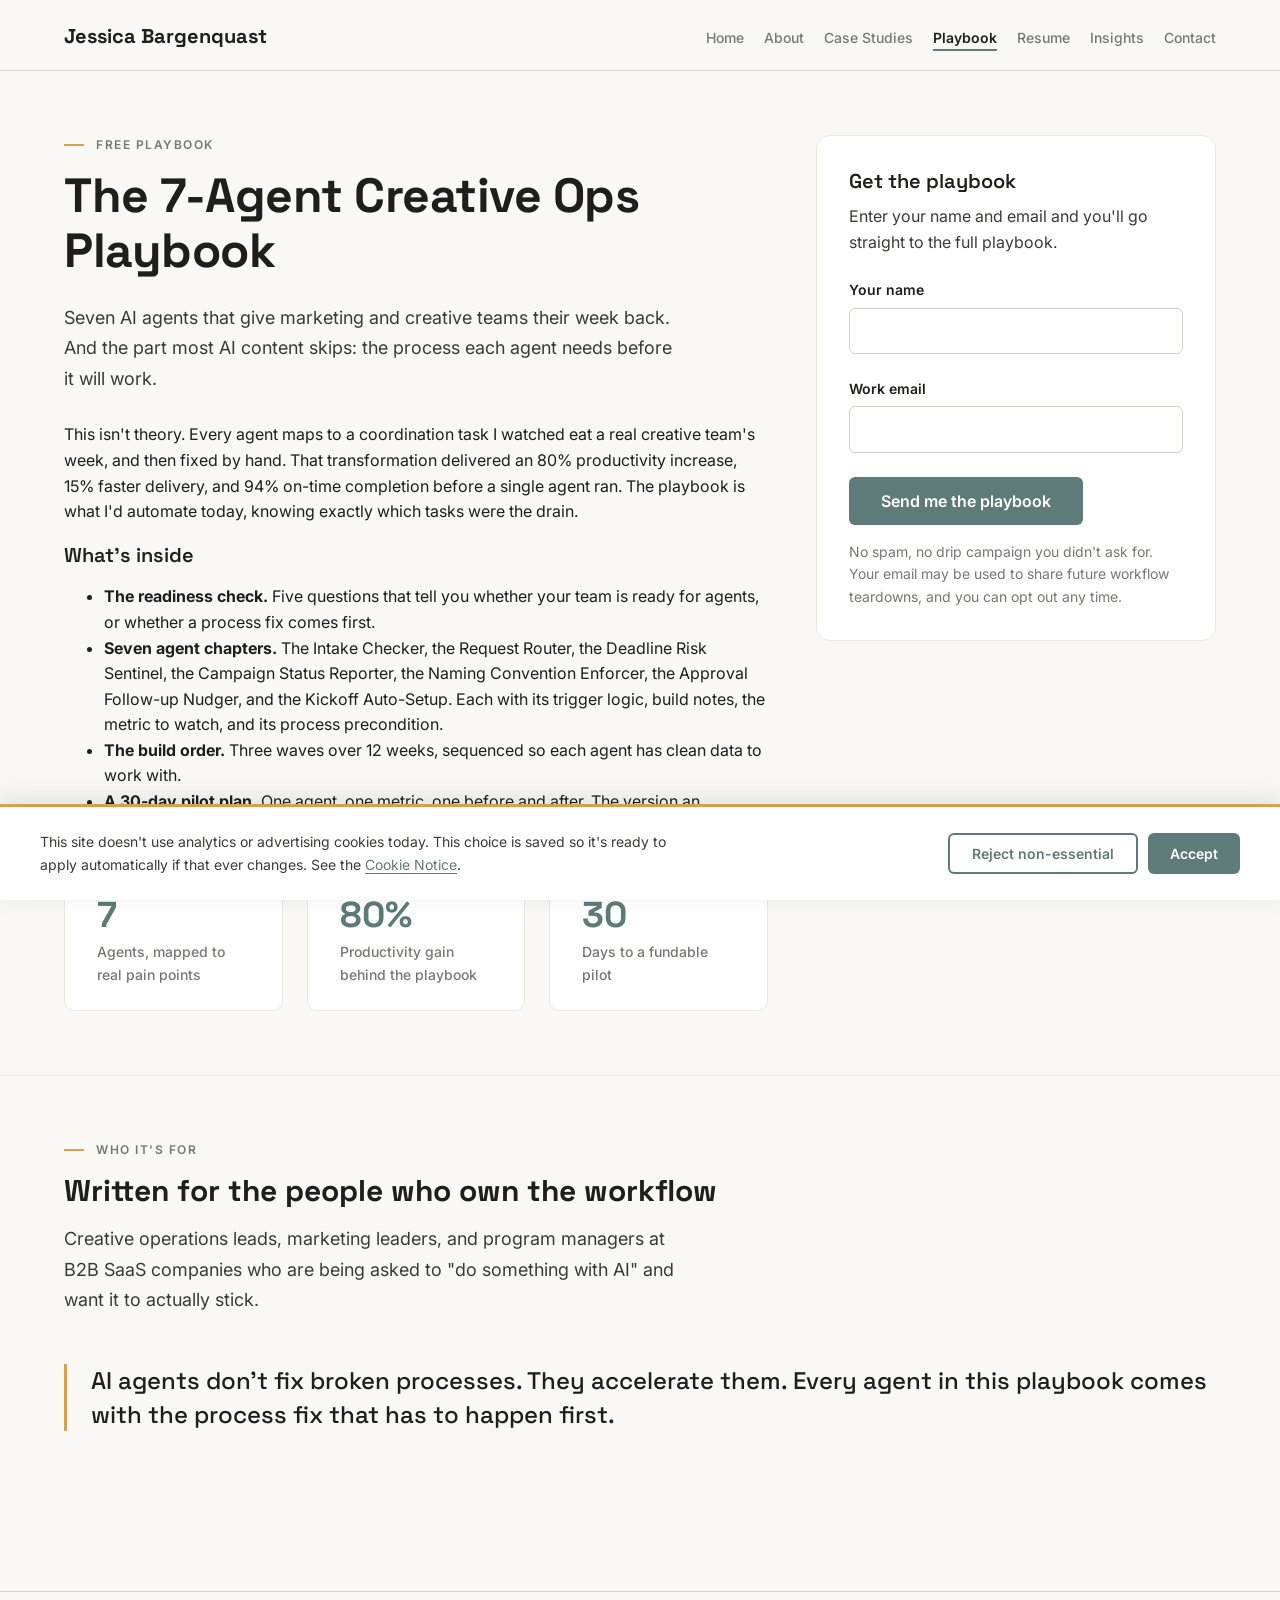
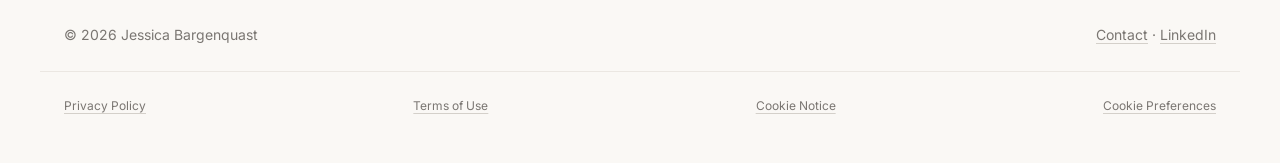
<file: playbook.html>
<!DOCTYPE html>
<html lang="en">
<head>
  <meta charset="UTF-8">
  <meta name="viewport" content="width=device-width, initial-scale=1.0">
  <title>The 7-Agent Creative Ops Playbook | Jessica Bargenquast</title>
  <meta name="description" content="Seven AI agents that give marketing and creative teams their week back, and the process each one needs before it will work. Free playbook from Jessica Bargenquast.">
  <link rel="preconnect" href="https://fonts.googleapis.com">
  <link rel="preconnect" href="https://fonts.gstatic.com" crossorigin>
  <link href="https://fonts.googleapis.com/css2?family=Space+Grotesk:wght@400;500;600;700&display=swap" rel="stylesheet">
  <link href="https://fonts.googleapis.com/css2?family=Inter:wght@400;500;600;700&display=swap" rel="stylesheet">
  <link rel="stylesheet" href="css/styles.css">
</head>
<body>

  <header class="site-header">
    <div class="wrap">
      <a class="site-name" href="index.html">Jessica Bargenquast</a>
      <nav class="site-nav">
        <a href="index.html">Home</a>
        <a href="about.html">About</a>
        <a href="case-studies.html">Case Studies</a>
        <a href="playbook.html" aria-current="page">Playbook</a>
        <a href="resume.html">Resume</a>
        <a href="insights.html">Insights</a>
        <a href="contact.html">Contact</a>
      </nav>
    </div>
  </header>

  <main>

    <section class="section">
      <div class="wrap">
        <div class="playbook-layout">

          <div>
            <p class="kicker">Free playbook</p>
            <h1>The 7-Agent Creative Ops Playbook</h1>
            <p class="lede">Seven AI agents that give marketing and creative teams their week back. And the part most AI content skips: the process each agent needs before it will work.</p>

            <p style="margin-top: 28px;">This isn't theory. Every agent maps to a coordination task I watched eat a real creative team's week, and then fixed by hand. That transformation delivered an 80% productivity increase, 15% faster delivery, and 94% on-time completion before a single agent ran. The playbook is what I'd automate today, knowing exactly which tasks were the drain.</p>

            <h3>What's inside</h3>
            <ul>
              <li><strong>The readiness check.</strong> Five questions that tell you whether your team is ready for agents, or whether a process fix comes first.</li>
              <li><strong>Seven agent chapters.</strong> The Intake Checker, the Request Router, the Deadline Risk Sentinel, the Campaign Status Reporter, the Naming Convention Enforcer, the Approval Follow-up Nudger, and the Kickoff Auto-Setup. Each with its trigger logic, build notes, the metric to watch, and its process precondition.</li>
              <li><strong>The build order.</strong> Three waves over 12 weeks, sequenced so each agent has clean data to work with.</li>
              <li><strong>A 30-day pilot plan.</strong> One agent, one metric, one before and after. The version an executive will fund.</li>
            </ul>

            <div class="stats">
              <div class="stat"><span class="num">7</span><span class="label">Agents, mapped to real pain points</span></div>
              <div class="stat"><span class="num">80%</span><span class="label">Productivity gain behind the playbook</span></div>
              <div class="stat"><span class="num">30</span><span class="label">Days to a fundable pilot</span></div>
            </div>
          </div>

          <div class="gate-card">
            <h3 class="mt-0">Get the playbook</h3>
            <p style="color: var(--iron-soft); margin-bottom: 0;">Enter your name and email and you'll go straight to the full playbook.</p>

            <!-- This form is powered by Netlify Forms. Submissions arrive in
                 the Netlify dashboard (Netlify > Forms > playbook-download)
                 and can be forwarded to any email address or connected to an
                 email tool via Netlify's form notifications/integrations.
                 On success, Netlify shows the page set in the action
                 attribute, which is the full playbook. It will NOT submit
                 when previewing the site locally. -->
            <form name="playbook-download" method="POST" action="/the-7-agent-playbook.html" data-netlify="true" netlify-honeypot="bot-field" class="contact-form" style="margin-top: var(--space-lg);">
              <input type="hidden" name="form-name" value="playbook-download">
              <p style="display:none;"><label>Leave this field empty: <input name="bot-field"></label></p>
              <label>Your name
                <input type="text" name="name" required>
              </label>
              <label>Work email
                <input type="email" name="email" required>
              </label>
              <button class="btn" type="submit">Send me the playbook</button>
            </form>
            <p class="gate-note">No spam, no drip campaign you didn't ask for. Your email may be used to share future workflow teardowns, and you can opt out any time.</p>
          </div>

        </div>
      </div>
    </section>

    <section class="section">
      <div class="wrap">
        <p class="kicker">Who it's for</p>
        <h2>Written for the people who own the workflow</h2>
        <p class="lede">Creative operations leads, marketing leaders, and program managers at B2B SaaS companies who are being asked to "do something with AI" and want it to actually stick.</p>
        <p class="pull">AI agents don't fix broken processes. They accelerate them. Every agent in this playbook comes with the process fix that has to happen first.</p>
      </div>
    </section>

  </main>

  <footer class="site-footer">
    <div class="wrap">
      <div>© 2026 Jessica Bargenquast</div>
      <div>
        <a href="contact.html">Contact</a> ·
        <a href="https://linkedin.com/in/jessbarg">LinkedIn</a>
      </div>
    </div>
    <div class="wrap footer-legal">
      <a href="privacy-policy.html">Privacy Policy</a>
      <a href="terms-of-use.html">Terms of Use</a>
      <a href="cookie-notice.html">Cookie Notice</a>
      <button type="button" class="footer-legal-btn open-cookie-preferences">Cookie Preferences</button>
    </div>
  
  </footer>

  <div id="cookie-banner" class="cookie-banner" role="region" aria-label="Cookie preferences" hidden>
    <div class="cookie-banner-inner">
      <p>This site doesn't use analytics or advertising cookies today. This choice is saved so it's ready to apply automatically if that ever changes. See the <a href="cookie-notice.html">Cookie Notice</a>.</p>
      <div class="cookie-banner-actions">
        <button type="button" class="btn secondary" id="cookie-reject">Reject non-essential</button>
        <button type="button" class="btn" id="cookie-accept">Accept</button>
      </div>
    </div>
  </div>
  <script src="js/cookie-consent.js"></script>

</body>
</html>
</file>
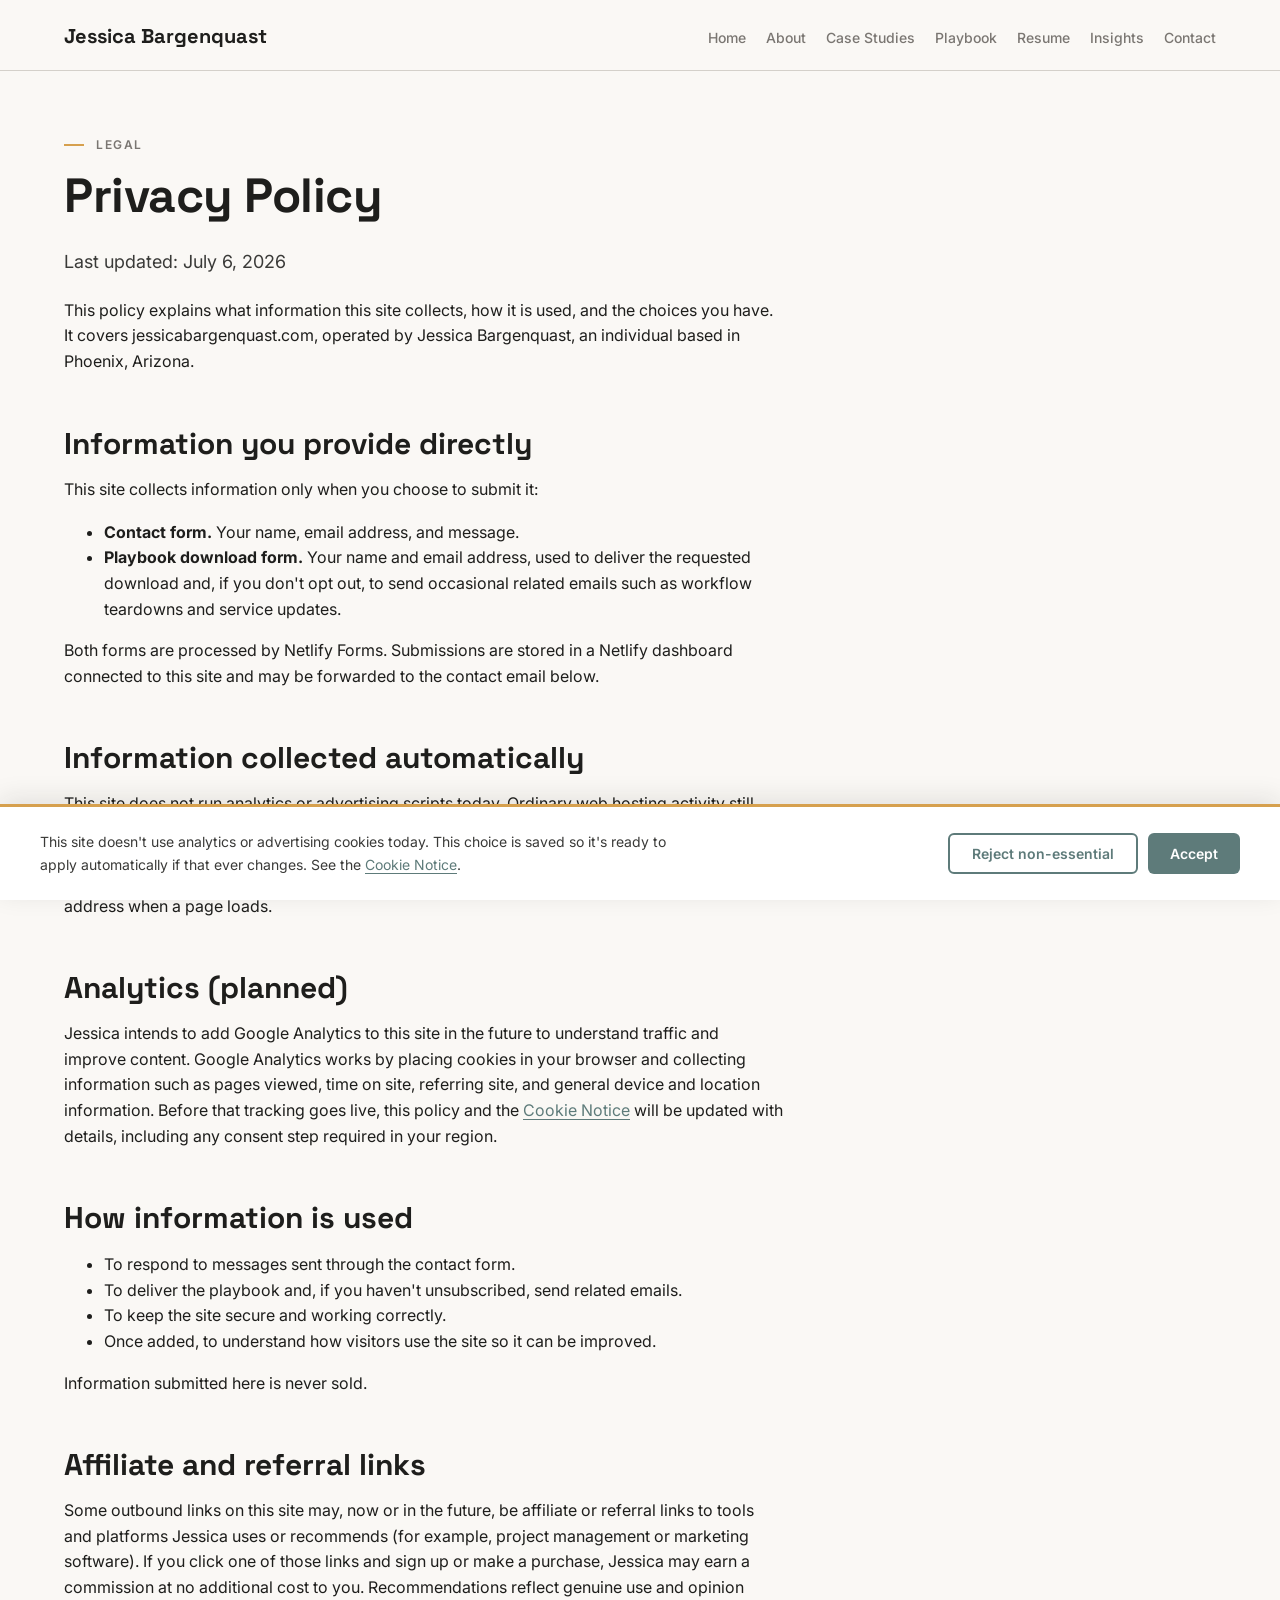
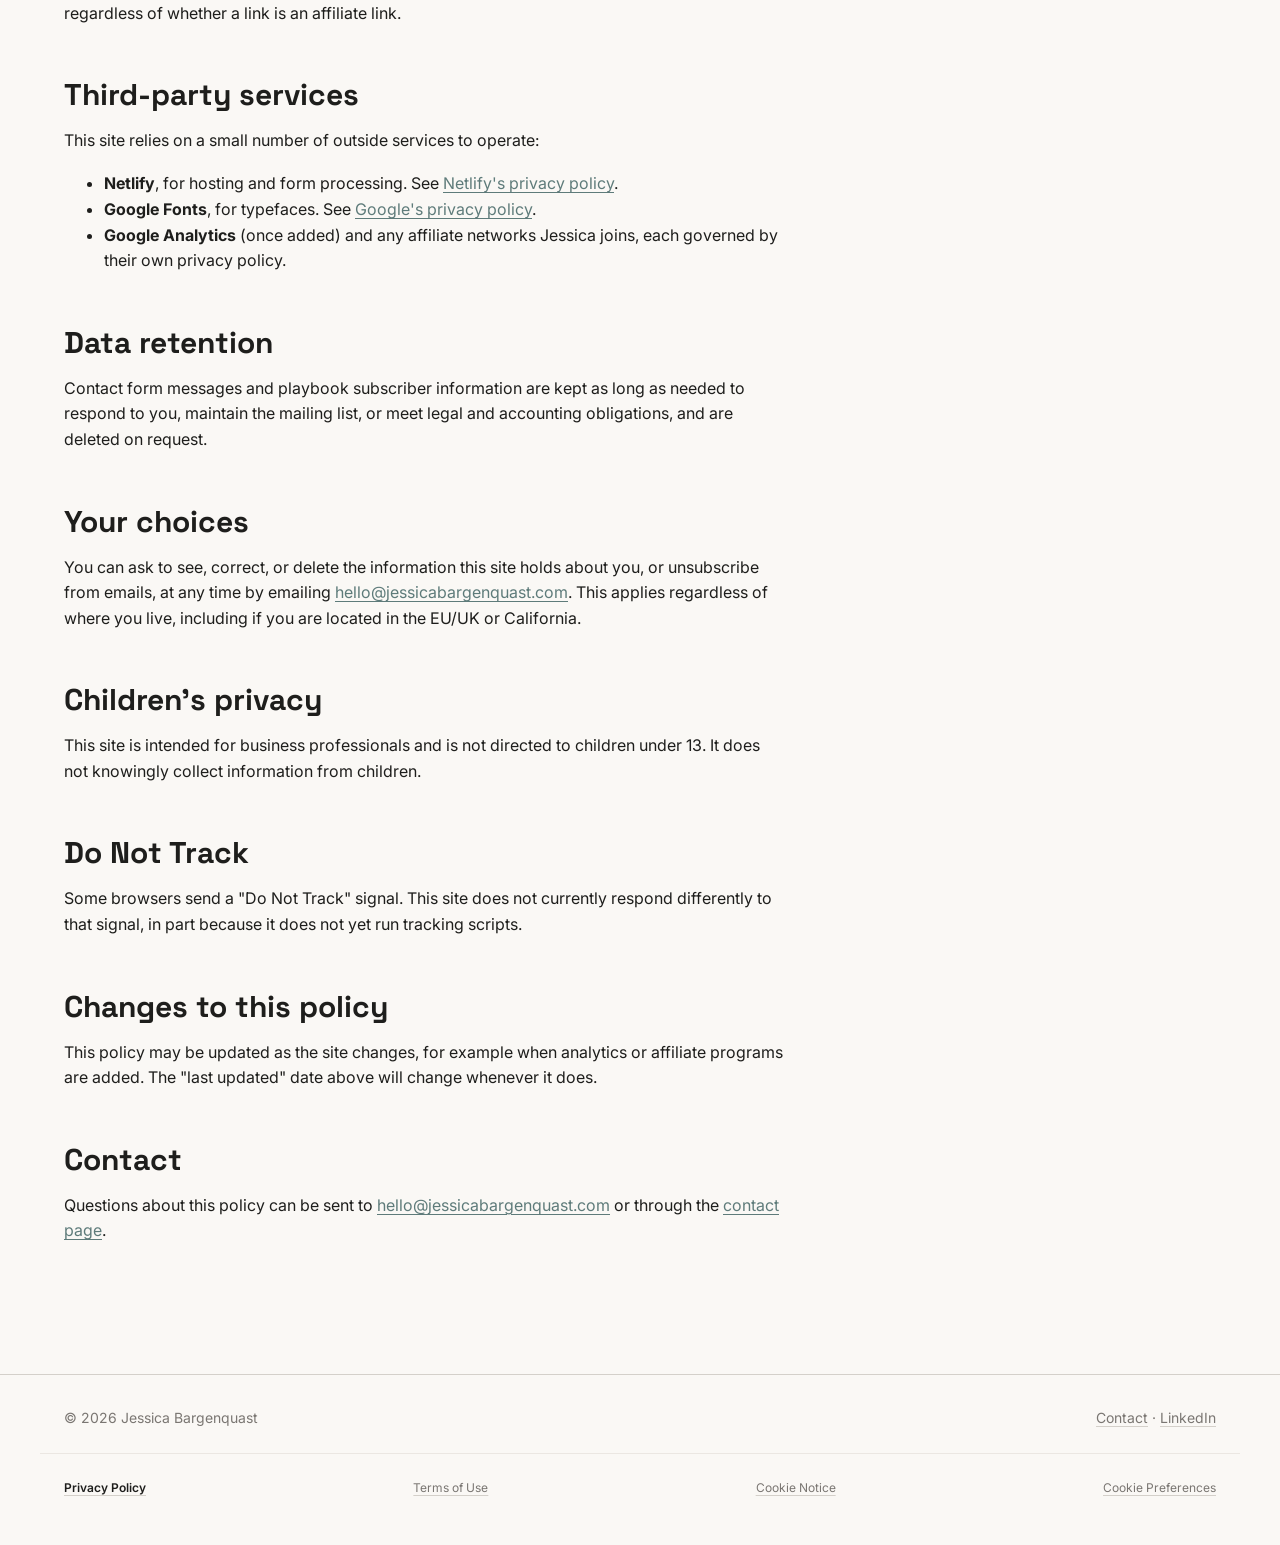
<file: privacy-policy.html>
<!DOCTYPE html>
<html lang="en">
<head>
  <meta charset="UTF-8">
  <meta name="viewport" content="width=device-width, initial-scale=1.0">
  <title>Privacy Policy | Jessica Bargenquast</title>
  <meta name="description" content="How Jessica Bargenquast collects, uses, and protects information submitted through this site.">
  <link rel="preconnect" href="https://fonts.googleapis.com">
  <link rel="preconnect" href="https://fonts.gstatic.com" crossorigin>
  <link href="https://fonts.googleapis.com/css2?family=Space+Grotesk:wght@400;500;600;700&display=swap" rel="stylesheet">
  <link href="https://fonts.googleapis.com/css2?family=Inter:wght@400;500;600;700&display=swap" rel="stylesheet">
  <link rel="stylesheet" href="css/styles.css">
</head>
<body>

  <header class="site-header">
    <div class="wrap">
      <a class="site-name" href="index.html">Jessica Bargenquast</a>
      <nav class="site-nav">
        <a href="index.html">Home</a>
        <a href="about.html">About</a>
        <a href="case-studies.html">Case Studies</a>
        <a href="playbook.html">Playbook</a>
        <a href="resume.html">Resume</a>
        <a href="insights.html">Insights</a>
        <a href="contact.html">Contact</a>
      </nav>
    </div>
  </header>

  <main>

    <section class="section">
      <div class="wrap">
        <div class="prose">
          <p class="kicker">Legal</p>
          <h1>Privacy Policy</h1>
          <p class="lede">Last updated: July 6, 2026</p>

          <p>This policy explains what information this site collects, how it is used, and the choices you have. It covers jessicabargenquast.com, operated by Jessica Bargenquast, an individual based in Phoenix, Arizona.</p>

          <h2>Information you provide directly</h2>
          <p>This site collects information only when you choose to submit it:</p>
          <ul>
            <li><strong>Contact form.</strong> Your name, email address, and message.</li>
            <li><strong>Playbook download form.</strong> Your name and email address, used to deliver the requested download and, if you don't opt out, to send occasional related emails such as workflow teardowns and service updates.</li>
          </ul>
          <p>Both forms are processed by Netlify Forms. Submissions are stored in a Netlify dashboard connected to this site and may be forwarded to the contact email below.</p>

          <h2>Information collected automatically</h2>
          <p>This site does not run analytics or advertising scripts today. Ordinary web hosting activity still occurs in the background: Netlify, the host, keeps standard server logs (such as IP address, browser type, and request timestamps) for security and reliability, and this site loads typeface files from Google Fonts, which means Google's servers receive the requesting device's IP address when a page loads.</p>

          <h2>Analytics (planned)</h2>
          <p>Jessica intends to add Google Analytics to this site in the future to understand traffic and improve content. Google Analytics works by placing cookies in your browser and collecting information such as pages viewed, time on site, referring site, and general device and location information. Before that tracking goes live, this policy and the <a href="cookie-notice.html">Cookie Notice</a> will be updated with details, including any consent step required in your region.</p>

          <h2>How information is used</h2>
          <ul>
            <li>To respond to messages sent through the contact form.</li>
            <li>To deliver the playbook and, if you haven't unsubscribed, send related emails.</li>
            <li>To keep the site secure and working correctly.</li>
            <li>Once added, to understand how visitors use the site so it can be improved.</li>
          </ul>
          <p>Information submitted here is never sold.</p>

          <h2>Affiliate and referral links</h2>
          <p>Some outbound links on this site may, now or in the future, be affiliate or referral links to tools and platforms Jessica uses or recommends (for example, project management or marketing software). If you click one of those links and sign up or make a purchase, Jessica may earn a commission at no additional cost to you. Recommendations reflect genuine use and opinion regardless of whether a link is an affiliate link.</p>

          <h2>Third-party services</h2>
          <p>This site relies on a small number of outside services to operate:</p>
          <ul>
            <li><strong>Netlify</strong>, for hosting and form processing. See <a href="https://www.netlify.com/privacy/">Netlify's privacy policy</a>.</li>
            <li><strong>Google Fonts</strong>, for typefaces. See <a href="https://policies.google.com/privacy">Google's privacy policy</a>.</li>
            <li><strong>Google Analytics</strong> (once added) and any affiliate networks Jessica joins, each governed by their own privacy policy.</li>
          </ul>

          <h2>Data retention</h2>
          <p>Contact form messages and playbook subscriber information are kept as long as needed to respond to you, maintain the mailing list, or meet legal and accounting obligations, and are deleted on request.</p>

          <h2>Your choices</h2>
          <p>You can ask to see, correct, or delete the information this site holds about you, or unsubscribe from emails, at any time by emailing <a href="mailto:hello@jessicabargenquast.com">hello@jessicabargenquast.com</a>. This applies regardless of where you live, including if you are located in the EU/UK or California.</p>

          <h2>Children's privacy</h2>
          <p>This site is intended for business professionals and is not directed to children under 13. It does not knowingly collect information from children.</p>

          <h2>Do Not Track</h2>
          <p>Some browsers send a "Do Not Track" signal. This site does not currently respond differently to that signal, in part because it does not yet run tracking scripts.</p>

          <h2>Changes to this policy</h2>
          <p>This policy may be updated as the site changes, for example when analytics or affiliate programs are added. The "last updated" date above will change whenever it does.</p>

          <h2>Contact</h2>
          <p>Questions about this policy can be sent to <a href="mailto:hello@jessicabargenquast.com">hello@jessicabargenquast.com</a> or through the <a href="contact.html">contact page</a>.</p>
        </div>
      </div>
    </section>

  </main>

  <footer class="site-footer">
    <div class="wrap">
      <div>© 2026 Jessica Bargenquast</div>
      <div>
        <a href="contact.html">Contact</a> ·
        <a href="https://linkedin.com/in/jessbarg">LinkedIn</a>
      </div>
    </div>
    <div class="wrap footer-legal">
      <a href="privacy-policy.html" aria-current="page">Privacy Policy</a>
      <a href="terms-of-use.html">Terms of Use</a>
      <a href="cookie-notice.html">Cookie Notice</a>
      <button type="button" class="footer-legal-btn open-cookie-preferences">Cookie Preferences</button>
    </div>
  </footer>

  <div id="cookie-banner" class="cookie-banner" role="region" aria-label="Cookie preferences" hidden>
    <div class="cookie-banner-inner">
      <p>This site doesn't use analytics or advertising cookies today. This choice is saved so it's ready to apply automatically if that ever changes. See the <a href="cookie-notice.html">Cookie Notice</a>.</p>
      <div class="cookie-banner-actions">
        <button type="button" class="btn secondary" id="cookie-reject">Reject non-essential</button>
        <button type="button" class="btn" id="cookie-accept">Accept</button>
      </div>
    </div>
  </div>
  <script src="js/cookie-consent.js"></script>

</body>
</html>
</file>
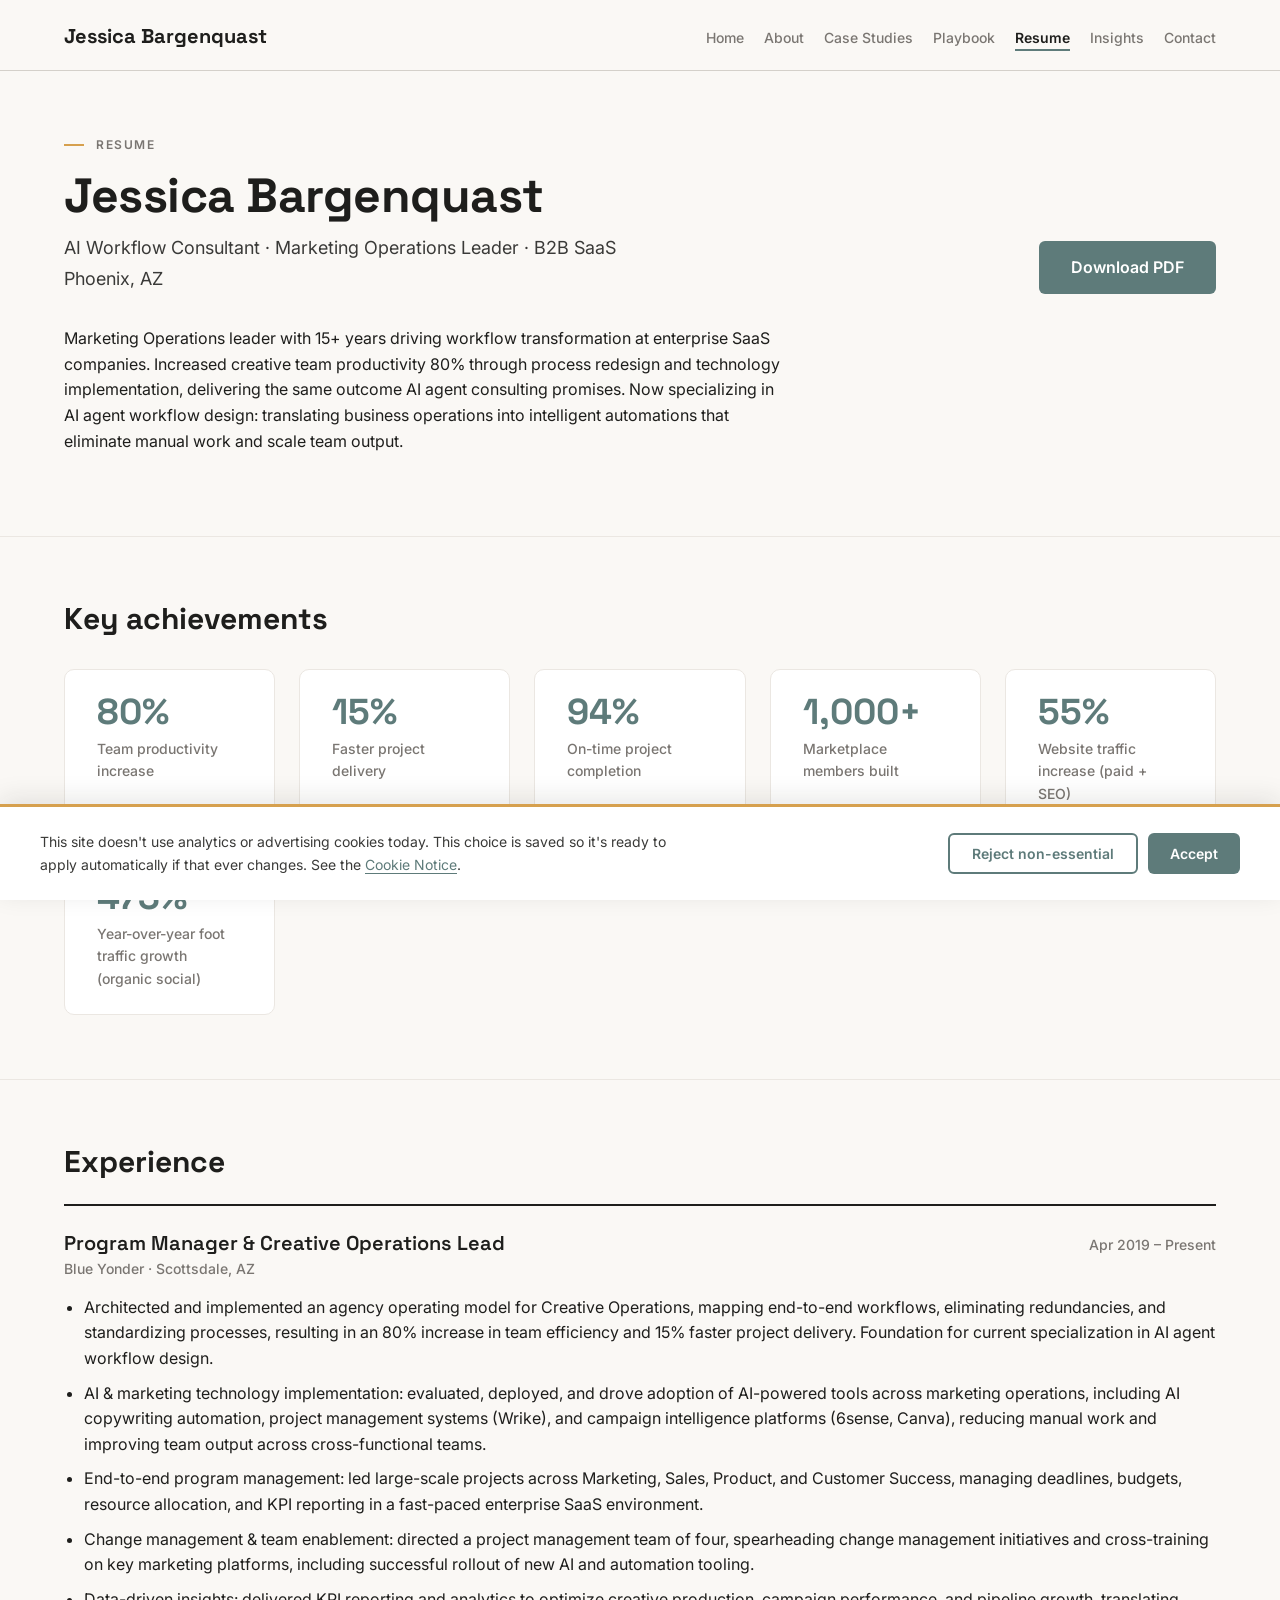
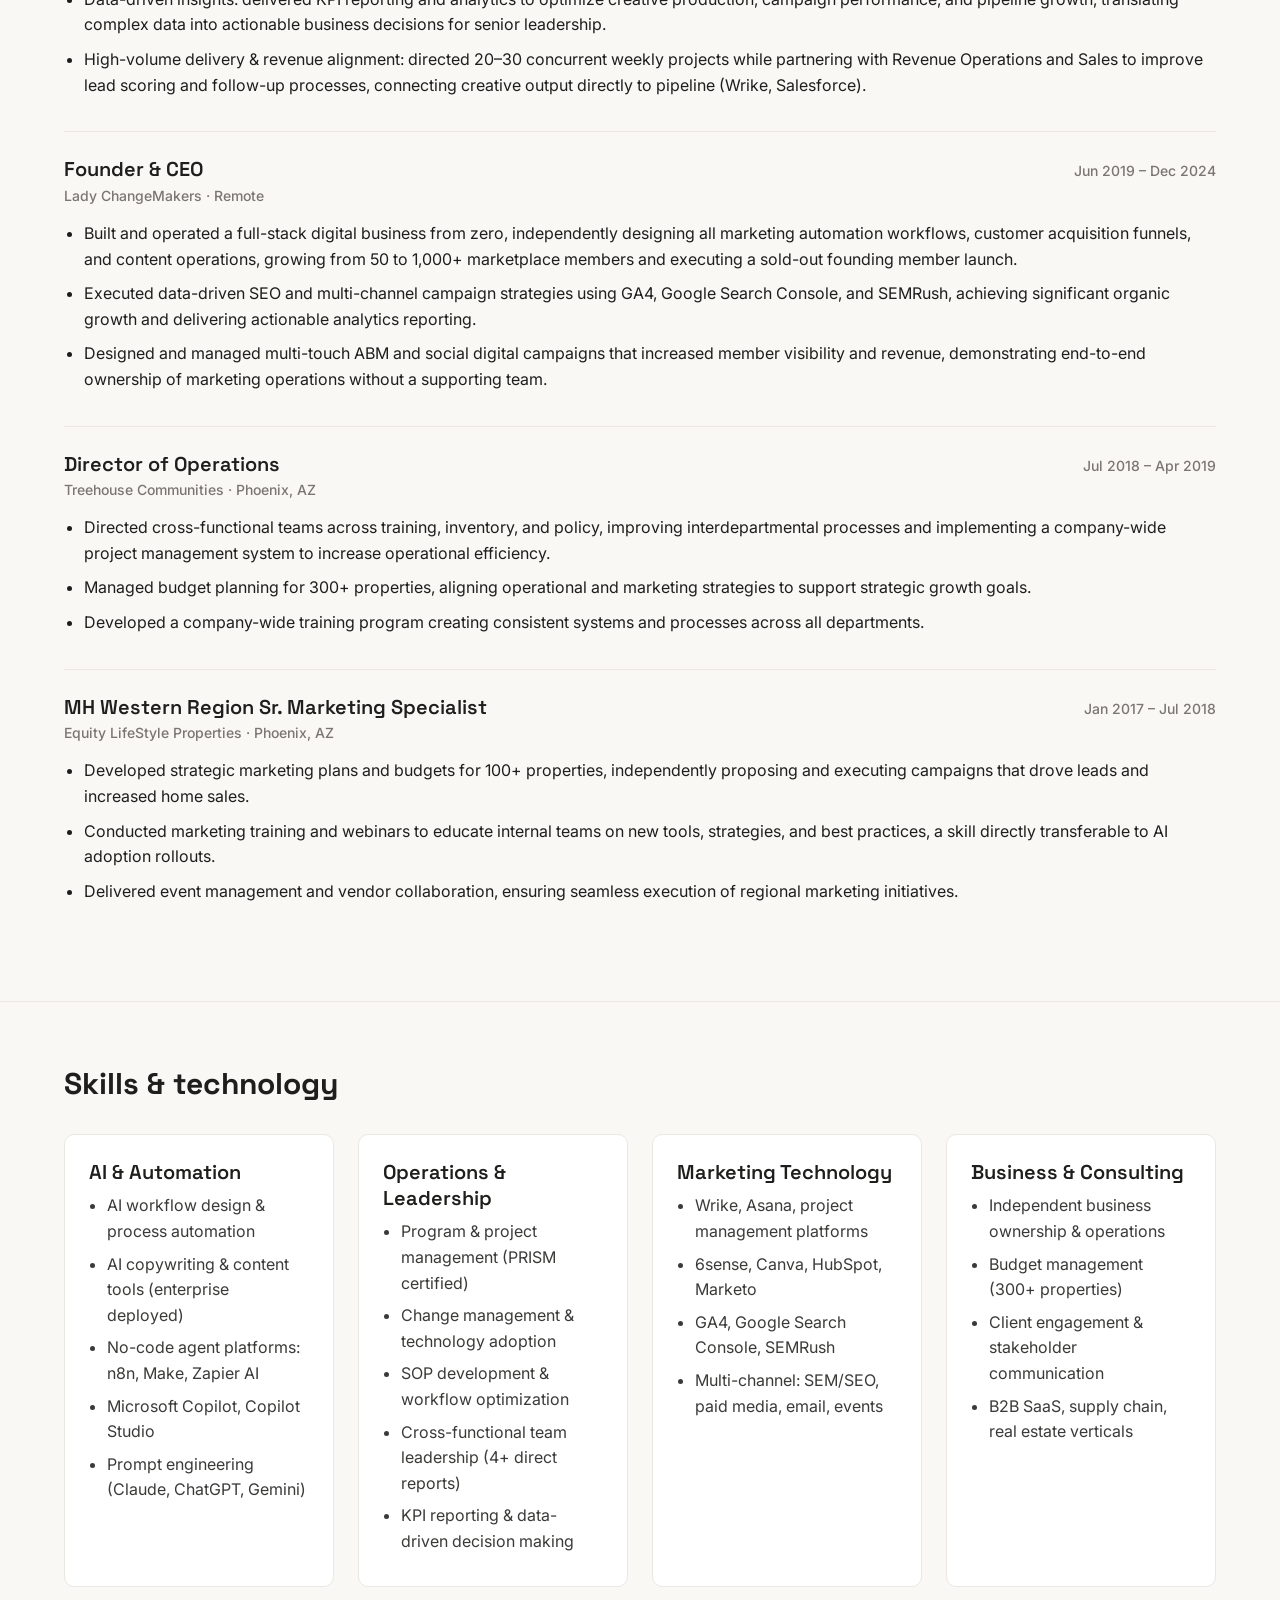
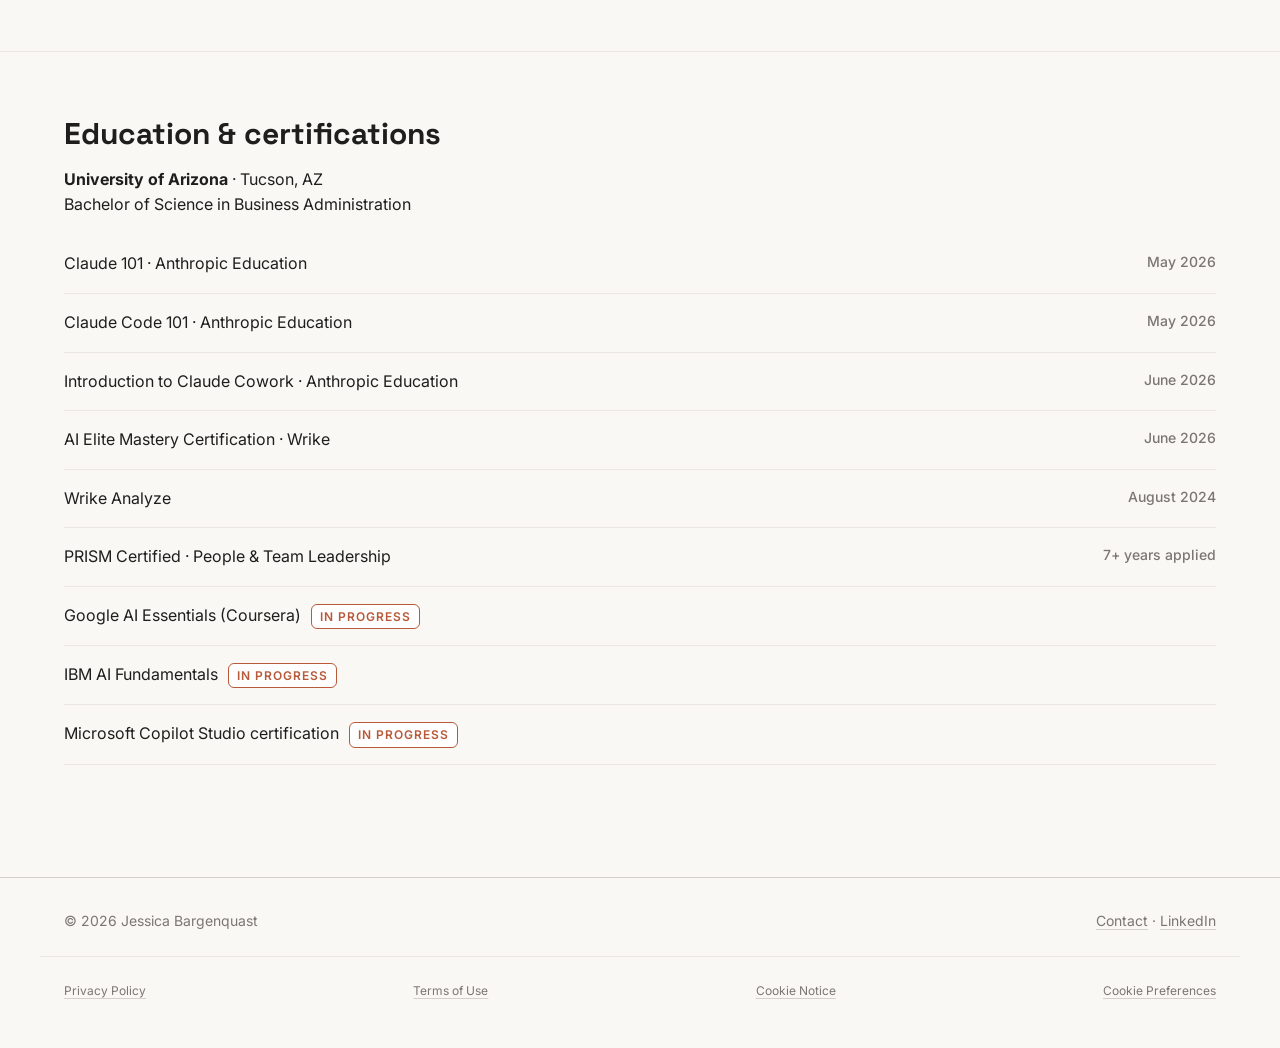
<file: resume.html>
<!DOCTYPE html>
<html lang="en">
<head>
  <meta charset="UTF-8">
  <meta name="viewport" content="width=device-width, initial-scale=1.0">
  <title>Resume | Jessica Bargenquast</title>
  <meta name="description" content="Resume of Jessica Bargenquast, AI Workflow Consultant and Marketing Operations Leader with 15+ years in enterprise B2B SaaS.">
  <link rel="preconnect" href="https://fonts.googleapis.com">
  <link rel="preconnect" href="https://fonts.gstatic.com" crossorigin>
  <link href="https://fonts.googleapis.com/css2?family=Space+Grotesk:wght@400;500;600;700&display=swap" rel="stylesheet">
  <link href="https://fonts.googleapis.com/css2?family=Inter:wght@400;500;600;700&display=swap" rel="stylesheet">
  <link rel="stylesheet" href="css/styles.css">
</head>
<body>

  <header class="site-header">
    <div class="wrap">
      <a class="site-name" href="index.html">Jessica Bargenquast</a>
      <nav class="site-nav">
        <a href="index.html">Home</a>
        <a href="about.html">About</a>
        <a href="case-studies.html">Case Studies</a>
        <a href="playbook.html">Playbook</a>
        <a href="resume.html" aria-current="page">Resume</a>
        <a href="insights.html">Insights</a>
        <a href="contact.html">Contact</a>
      </nav>
    </div>
  </header>

  <main>

    <section class="section">
      <div class="wrap">
        <div class="resume-header">
          <div>
            <p class="kicker">Resume</p>
            <h1 style="margin-bottom: 0.2em;">Jessica Bargenquast</h1>
            <p class="lede" style="margin-bottom: 0;">AI Workflow Consultant · Marketing Operations Leader · B2B SaaS<br>Phoenix, AZ</p>
          </div>
          <a class="btn" href="assets/Jessica-Bargenquast-Resume.pdf" download>Download PDF</a>
        </div>

        <div class="prose" style="margin-top: 32px;">
          <p>Marketing Operations leader with 15+ years driving workflow transformation at enterprise SaaS companies. Increased creative team productivity 80% through process redesign and technology implementation, delivering the same outcome AI agent consulting promises. Now specializing in AI agent workflow design: translating business operations into intelligent automations that eliminate manual work and scale team output.</p>
        </div>
      </div>
    </section>

    <section class="section">
      <div class="wrap">
        <h2>Key achievements</h2>
        <div class="stats">
          <div class="stat"><span class="num">80%</span><span class="label">Team productivity increase</span></div>
          <div class="stat"><span class="num">15%</span><span class="label">Faster project delivery</span></div>
          <div class="stat"><span class="num">94%</span><span class="label">On-time project completion</span></div>
          <div class="stat"><span class="num">1,000+</span><span class="label">Marketplace members built</span></div>
          <div class="stat"><span class="num">55%</span><span class="label">Website traffic increase (paid + SEO)</span></div>
          <div class="stat"><span class="num">473%</span><span class="label">Year-over-year foot traffic growth (organic social)</span></div>
        </div>
      </div>
    </section>

    <section class="section">
      <div class="wrap">
        <h2>Experience</h2>

        <div class="job">
          <div class="job-head">
            <h3>Program Manager &amp; Creative Operations Lead</h3>
            <span class="job-dates">Apr 2019 – Present</span>
          </div>
          <p class="job-org">Blue Yonder · Scottsdale, AZ</p>
          <ul>
            <li>Architected and implemented an agency operating model for Creative Operations, mapping end-to-end workflows, eliminating redundancies, and standardizing processes, resulting in an 80% increase in team efficiency and 15% faster project delivery. Foundation for current specialization in AI agent workflow design.</li>
            <li>AI &amp; marketing technology implementation: evaluated, deployed, and drove adoption of AI-powered tools across marketing operations, including AI copywriting automation, project management systems (Wrike), and campaign intelligence platforms (6sense, Canva), reducing manual work and improving team output across cross-functional teams.</li>
            <li>End-to-end program management: led large-scale projects across Marketing, Sales, Product, and Customer Success, managing deadlines, budgets, resource allocation, and KPI reporting in a fast-paced enterprise SaaS environment.</li>
            <li>Change management &amp; team enablement: directed a project management team of four, spearheading change management initiatives and cross-training on key marketing platforms, including successful rollout of new AI and automation tooling.</li>
            <li>Data-driven insights: delivered KPI reporting and analytics to optimize creative production, campaign performance, and pipeline growth, translating complex data into actionable business decisions for senior leadership.</li>
            <li>High-volume delivery &amp; revenue alignment: directed 20–30 concurrent weekly projects while partnering with Revenue Operations and Sales to improve lead scoring and follow-up processes, connecting creative output directly to pipeline (Wrike, Salesforce).</li>
          </ul>
        </div>

        <div class="job">
          <div class="job-head">
            <h3>Founder &amp; CEO</h3>
            <span class="job-dates">Jun 2019 – Dec 2024</span>
          </div>
          <p class="job-org">Lady ChangeMakers · Remote</p>
          <ul>
            <li>Built and operated a full-stack digital business from zero, independently designing all marketing automation workflows, customer acquisition funnels, and content operations, growing from 50 to 1,000+ marketplace members and executing a sold-out founding member launch.</li>
            <li>Executed data-driven SEO and multi-channel campaign strategies using GA4, Google Search Console, and SEMRush, achieving significant organic growth and delivering actionable analytics reporting.</li>
            <li>Designed and managed multi-touch ABM and social digital campaigns that increased member visibility and revenue, demonstrating end-to-end ownership of marketing operations without a supporting team.</li>
          </ul>
        </div>

        <div class="job">
          <div class="job-head">
            <h3>Director of Operations</h3>
            <span class="job-dates">Jul 2018 – Apr 2019</span>
          </div>
          <p class="job-org">Treehouse Communities · Phoenix, AZ</p>
          <ul>
            <li>Directed cross-functional teams across training, inventory, and policy, improving interdepartmental processes and implementing a company-wide project management system to increase operational efficiency.</li>
            <li>Managed budget planning for 300+ properties, aligning operational and marketing strategies to support strategic growth goals.</li>
            <li>Developed a company-wide training program creating consistent systems and processes across all departments.</li>
          </ul>
        </div>

        <div class="job">
          <div class="job-head">
            <h3>MH Western Region Sr. Marketing Specialist</h3>
            <span class="job-dates">Jan 2017 – Jul 2018</span>
          </div>
          <p class="job-org">Equity LifeStyle Properties · Phoenix, AZ</p>
          <ul>
            <li>Developed strategic marketing plans and budgets for 100+ properties, independently proposing and executing campaigns that drove leads and increased home sales.</li>
            <li>Conducted marketing training and webinars to educate internal teams on new tools, strategies, and best practices, a skill directly transferable to AI adoption rollouts.</li>
            <li>Delivered event management and vendor collaboration, ensuring seamless execution of regional marketing initiatives.</li>
          </ul>
        </div>
      </div>
    </section>

    <section class="section">
      <div class="wrap">
        <h2>Skills &amp; technology</h2>
        <div class="skills-grid">
          <div class="card">
            <h3>AI &amp; Automation</h3>
            <ul>
              <li>AI workflow design &amp; process automation</li>
              <li>AI copywriting &amp; content tools (enterprise deployed)</li>
              <li>No-code agent platforms: n8n, Make, Zapier AI</li>
              <li>Microsoft Copilot, Copilot Studio</li>
              <li>Prompt engineering (Claude, ChatGPT, Gemini)</li>
            </ul>
          </div>
          <div class="card">
            <h3>Operations &amp; Leadership</h3>
            <ul>
              <li>Program &amp; project management (PRISM certified)</li>
              <li>Change management &amp; technology adoption</li>
              <li>SOP development &amp; workflow optimization</li>
              <li>Cross-functional team leadership (4+ direct reports)</li>
              <li>KPI reporting &amp; data-driven decision making</li>
            </ul>
          </div>
          <div class="card">
            <h3>Marketing Technology</h3>
            <ul>
              <li>Wrike, Asana, project management platforms</li>
              <li>6sense, Canva, HubSpot, Marketo</li>
              <li>GA4, Google Search Console, SEMRush</li>
              <li>Multi-channel: SEM/SEO, paid media, email, events</li>
            </ul>
          </div>
          <div class="card">
            <h3>Business &amp; Consulting</h3>
            <ul>
              <li>Independent business ownership &amp; operations</li>
              <li>Budget management (300+ properties)</li>
              <li>Client engagement &amp; stakeholder communication</li>
              <li>B2B SaaS, supply chain, real estate verticals</li>
            </ul>
          </div>
        </div>
      </div>
    </section>

    <section class="section">
      <div class="wrap">
        <h2>Education &amp; certifications</h2>
        <div class="prose">
          <p><strong>University of Arizona</strong> · Tucson, AZ<br>Bachelor of Science in Business Administration</p>
        </div>
        <ul class="cert-list">
          <li><span>Claude 101 · Anthropic Education</span><span class="cert-meta">May 2026</span></li>
          <li><span>Claude Code 101 · Anthropic Education</span><span class="cert-meta">May 2026</span></li>
          <li><span>Introduction to Claude Cowork · Anthropic Education</span><span class="cert-meta">June 2026</span></li>
          <li><span>AI Elite Mastery Certification · Wrike</span><span class="cert-meta">June 2026</span></li>
          <li><span>Wrike Analyze</span><span class="cert-meta">August 2024</span></li>
          <li><span>PRISM Certified · People &amp; Team Leadership</span><span class="cert-meta">7+ years applied</span></li>
          <li><span>Google AI Essentials (Coursera)<span class="badge">In Progress</span></span><span class="cert-meta"></span></li>
          <li><span>IBM AI Fundamentals<span class="badge">In Progress</span></span><span class="cert-meta"></span></li>
          <li><span>Microsoft Copilot Studio certification<span class="badge">In Progress</span></span><span class="cert-meta"></span></li>
        </ul>
      </div>
    </section>

  </main>

  <footer class="site-footer">
    <div class="wrap">
      <div>© 2026 Jessica Bargenquast</div>
      <div>
        <a href="contact.html">Contact</a> ·
        <a href="https://linkedin.com/in/jessbarg">LinkedIn</a>
      </div>
    </div>
    <div class="wrap footer-legal">
      <a href="privacy-policy.html">Privacy Policy</a>
      <a href="terms-of-use.html">Terms of Use</a>
      <a href="cookie-notice.html">Cookie Notice</a>
      <button type="button" class="footer-legal-btn open-cookie-preferences">Cookie Preferences</button>
    </div>
  
  </footer>

  <div id="cookie-banner" class="cookie-banner" role="region" aria-label="Cookie preferences" hidden>
    <div class="cookie-banner-inner">
      <p>This site doesn't use analytics or advertising cookies today. This choice is saved so it's ready to apply automatically if that ever changes. See the <a href="cookie-notice.html">Cookie Notice</a>.</p>
      <div class="cookie-banner-actions">
        <button type="button" class="btn secondary" id="cookie-reject">Reject non-essential</button>
        <button type="button" class="btn" id="cookie-accept">Accept</button>
      </div>
    </div>
  </div>
  <script src="js/cookie-consent.js"></script>

</body>
</html>
</file>
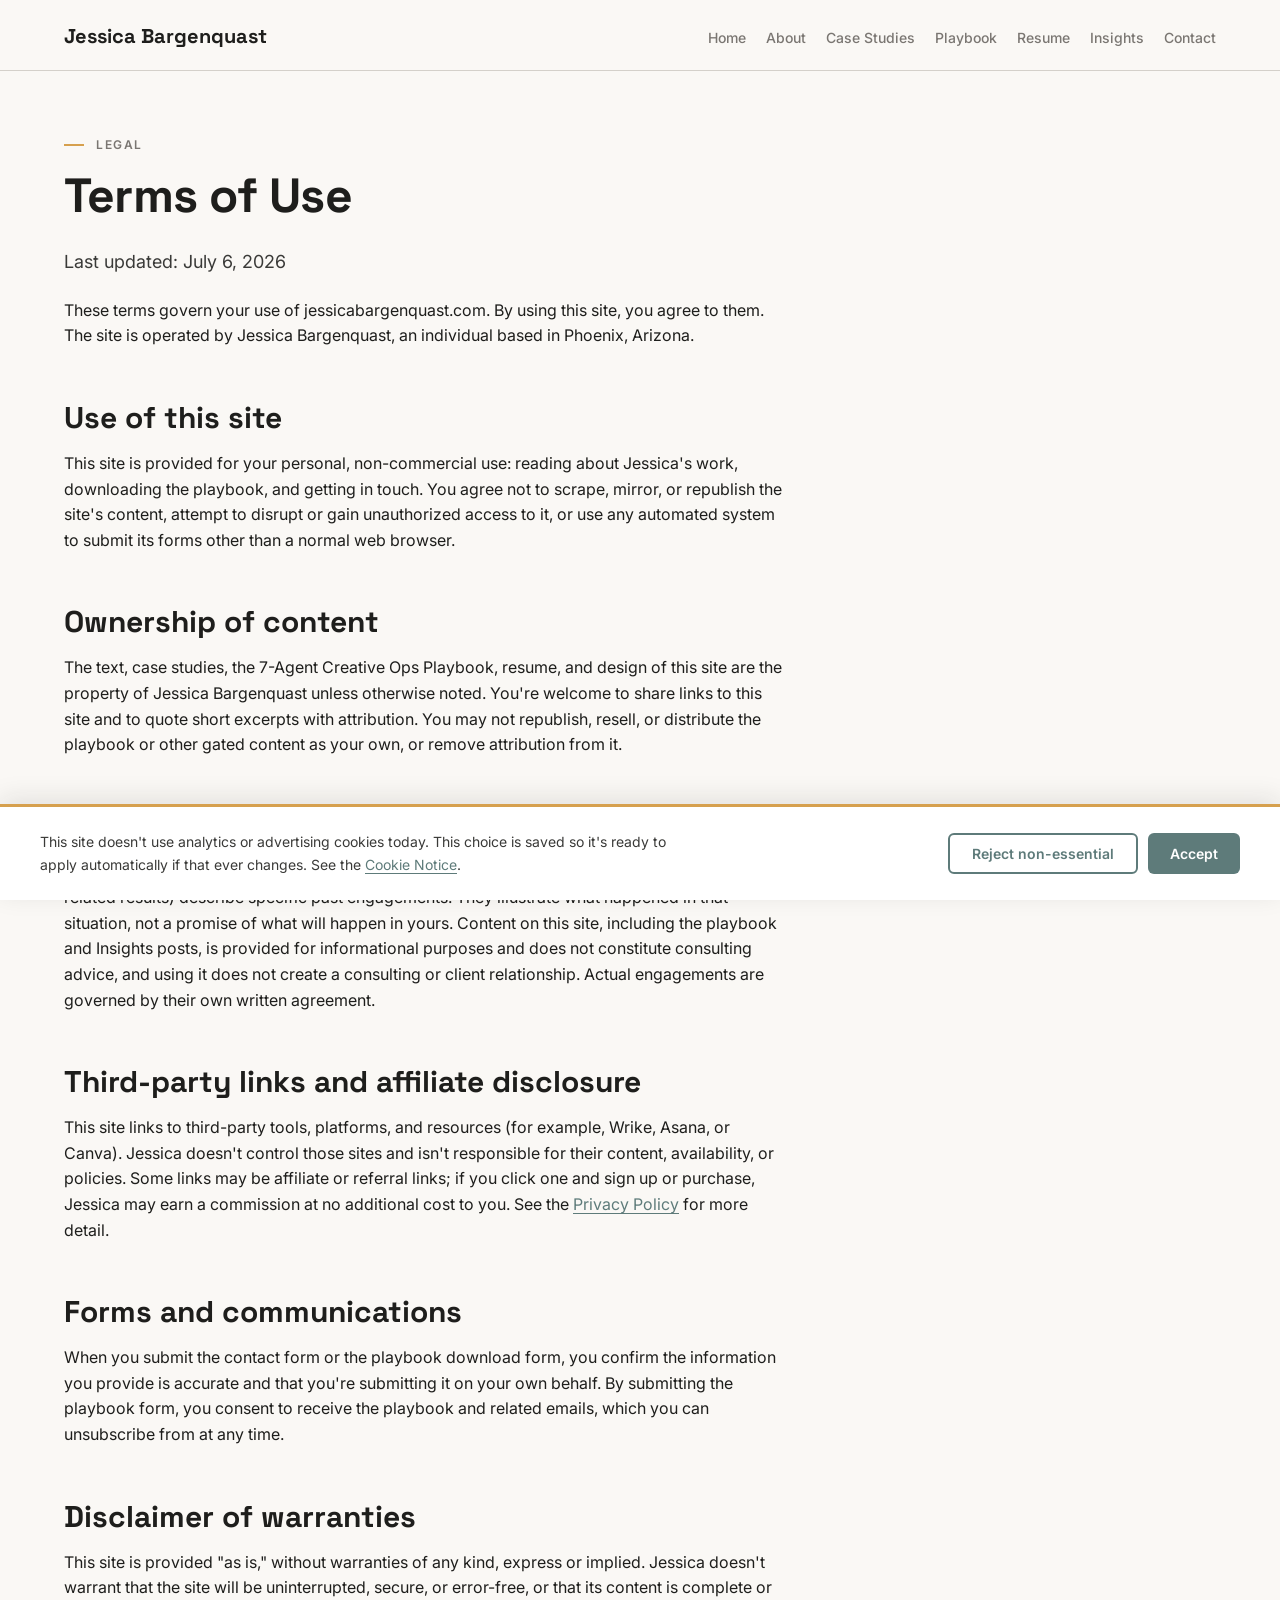
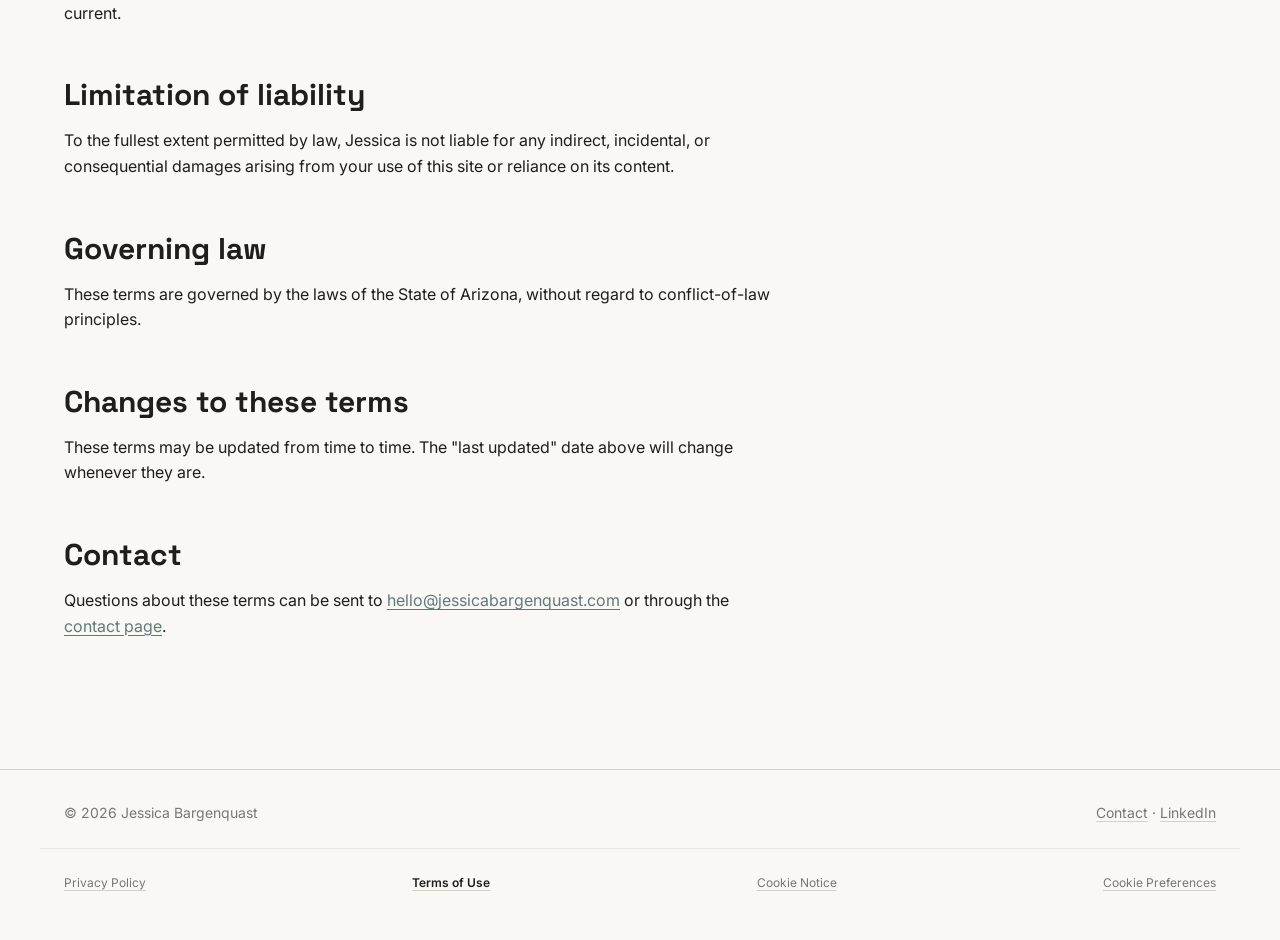
<file: terms-of-use.html>
<!DOCTYPE html>
<html lang="en">
<head>
  <meta charset="UTF-8">
  <meta name="viewport" content="width=device-width, initial-scale=1.0">
  <title>Terms of Use | Jessica Bargenquast</title>
  <meta name="description" content="Terms governing use of jessicabargenquast.com, including content ownership, disclaimers, and affiliate link disclosure.">
  <link rel="preconnect" href="https://fonts.googleapis.com">
  <link rel="preconnect" href="https://fonts.gstatic.com" crossorigin>
  <link href="https://fonts.googleapis.com/css2?family=Space+Grotesk:wght@400;500;600;700&display=swap" rel="stylesheet">
  <link href="https://fonts.googleapis.com/css2?family=Inter:wght@400;500;600;700&display=swap" rel="stylesheet">
  <link rel="stylesheet" href="css/styles.css">
</head>
<body>

  <header class="site-header">
    <div class="wrap">
      <a class="site-name" href="index.html">Jessica Bargenquast</a>
      <nav class="site-nav">
        <a href="index.html">Home</a>
        <a href="about.html">About</a>
        <a href="case-studies.html">Case Studies</a>
        <a href="playbook.html">Playbook</a>
        <a href="resume.html">Resume</a>
        <a href="insights.html">Insights</a>
        <a href="contact.html">Contact</a>
      </nav>
    </div>
  </header>

  <main>

    <section class="section">
      <div class="wrap">
        <div class="prose">
          <p class="kicker">Legal</p>
          <h1>Terms of Use</h1>
          <p class="lede">Last updated: July 6, 2026</p>

          <p>These terms govern your use of jessicabargenquast.com. By using this site, you agree to them. The site is operated by Jessica Bargenquast, an individual based in Phoenix, Arizona.</p>

          <h2>Use of this site</h2>
          <p>This site is provided for your personal, non-commercial use: reading about Jessica's work, downloading the playbook, and getting in touch. You agree not to scrape, mirror, or republish the site's content, attempt to disrupt or gain unauthorized access to it, or use any automated system to submit its forms other than a normal web browser.</p>

          <h2>Ownership of content</h2>
          <p>The text, case studies, the 7-Agent Creative Ops Playbook, resume, and design of this site are the property of Jessica Bargenquast unless otherwise noted. You're welcome to share links to this site and to quote short excerpts with attribution. You may not republish, resell, or distribute the playbook or other gated content as your own, or remove attribution from it.</p>

          <h2>No professional advice, no guaranteed results</h2>
          <p>Case studies, statistics, and examples on this site (including the 80% productivity figure and related results) describe specific past engagements. They illustrate what happened in that situation, not a promise of what will happen in yours. Content on this site, including the playbook and Insights posts, is provided for informational purposes and does not constitute consulting advice, and using it does not create a consulting or client relationship. Actual engagements are governed by their own written agreement.</p>

          <h2>Third-party links and affiliate disclosure</h2>
          <p>This site links to third-party tools, platforms, and resources (for example, Wrike, Asana, or Canva). Jessica doesn't control those sites and isn't responsible for their content, availability, or policies. Some links may be affiliate or referral links; if you click one and sign up or purchase, Jessica may earn a commission at no additional cost to you. See the <a href="privacy-policy.html">Privacy Policy</a> for more detail.</p>

          <h2>Forms and communications</h2>
          <p>When you submit the contact form or the playbook download form, you confirm the information you provide is accurate and that you're submitting it on your own behalf. By submitting the playbook form, you consent to receive the playbook and related emails, which you can unsubscribe from at any time.</p>

          <h2>Disclaimer of warranties</h2>
          <p>This site is provided "as is," without warranties of any kind, express or implied. Jessica doesn't warrant that the site will be uninterrupted, secure, or error-free, or that its content is complete or current.</p>

          <h2>Limitation of liability</h2>
          <p>To the fullest extent permitted by law, Jessica is not liable for any indirect, incidental, or consequential damages arising from your use of this site or reliance on its content.</p>

          <h2>Governing law</h2>
          <p>These terms are governed by the laws of the State of Arizona, without regard to conflict-of-law principles.</p>

          <h2>Changes to these terms</h2>
          <p>These terms may be updated from time to time. The "last updated" date above will change whenever they are.</p>

          <h2>Contact</h2>
          <p>Questions about these terms can be sent to <a href="mailto:hello@jessicabargenquast.com">hello@jessicabargenquast.com</a> or through the <a href="contact.html">contact page</a>.</p>
        </div>
      </div>
    </section>

  </main>

  <footer class="site-footer">
    <div class="wrap">
      <div>© 2026 Jessica Bargenquast</div>
      <div>
        <a href="contact.html">Contact</a> ·
        <a href="https://linkedin.com/in/jessbarg">LinkedIn</a>
      </div>
    </div>
    <div class="wrap footer-legal">
      <a href="privacy-policy.html">Privacy Policy</a>
      <a href="terms-of-use.html" aria-current="page">Terms of Use</a>
      <a href="cookie-notice.html">Cookie Notice</a>
      <button type="button" class="footer-legal-btn open-cookie-preferences">Cookie Preferences</button>
    </div>
  </footer>

  <div id="cookie-banner" class="cookie-banner" role="region" aria-label="Cookie preferences" hidden>
    <div class="cookie-banner-inner">
      <p>This site doesn't use analytics or advertising cookies today. This choice is saved so it's ready to apply automatically if that ever changes. See the <a href="cookie-notice.html">Cookie Notice</a>.</p>
      <div class="cookie-banner-actions">
        <button type="button" class="btn secondary" id="cookie-reject">Reject non-essential</button>
        <button type="button" class="btn" id="cookie-accept">Accept</button>
      </div>
    </div>
  </div>
  <script src="js/cookie-consent.js"></script>

</body>
</html>
</file>
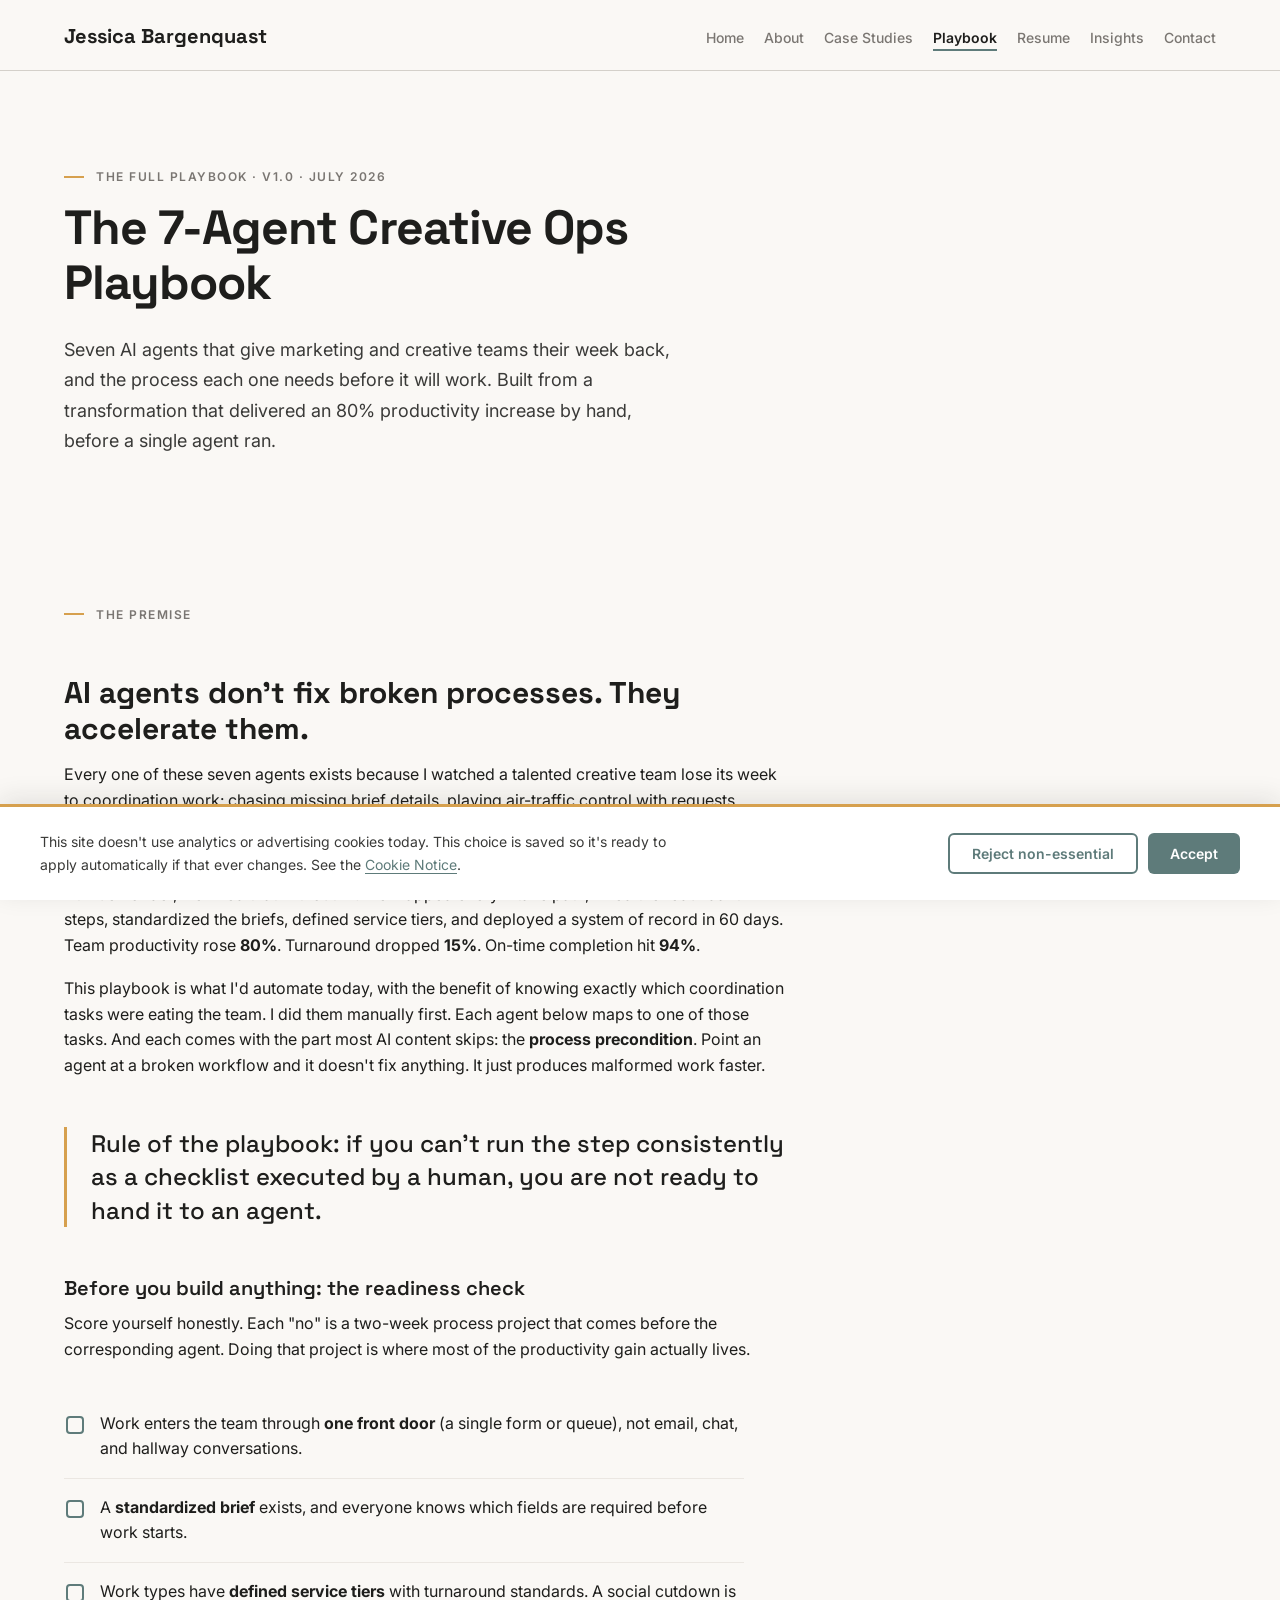
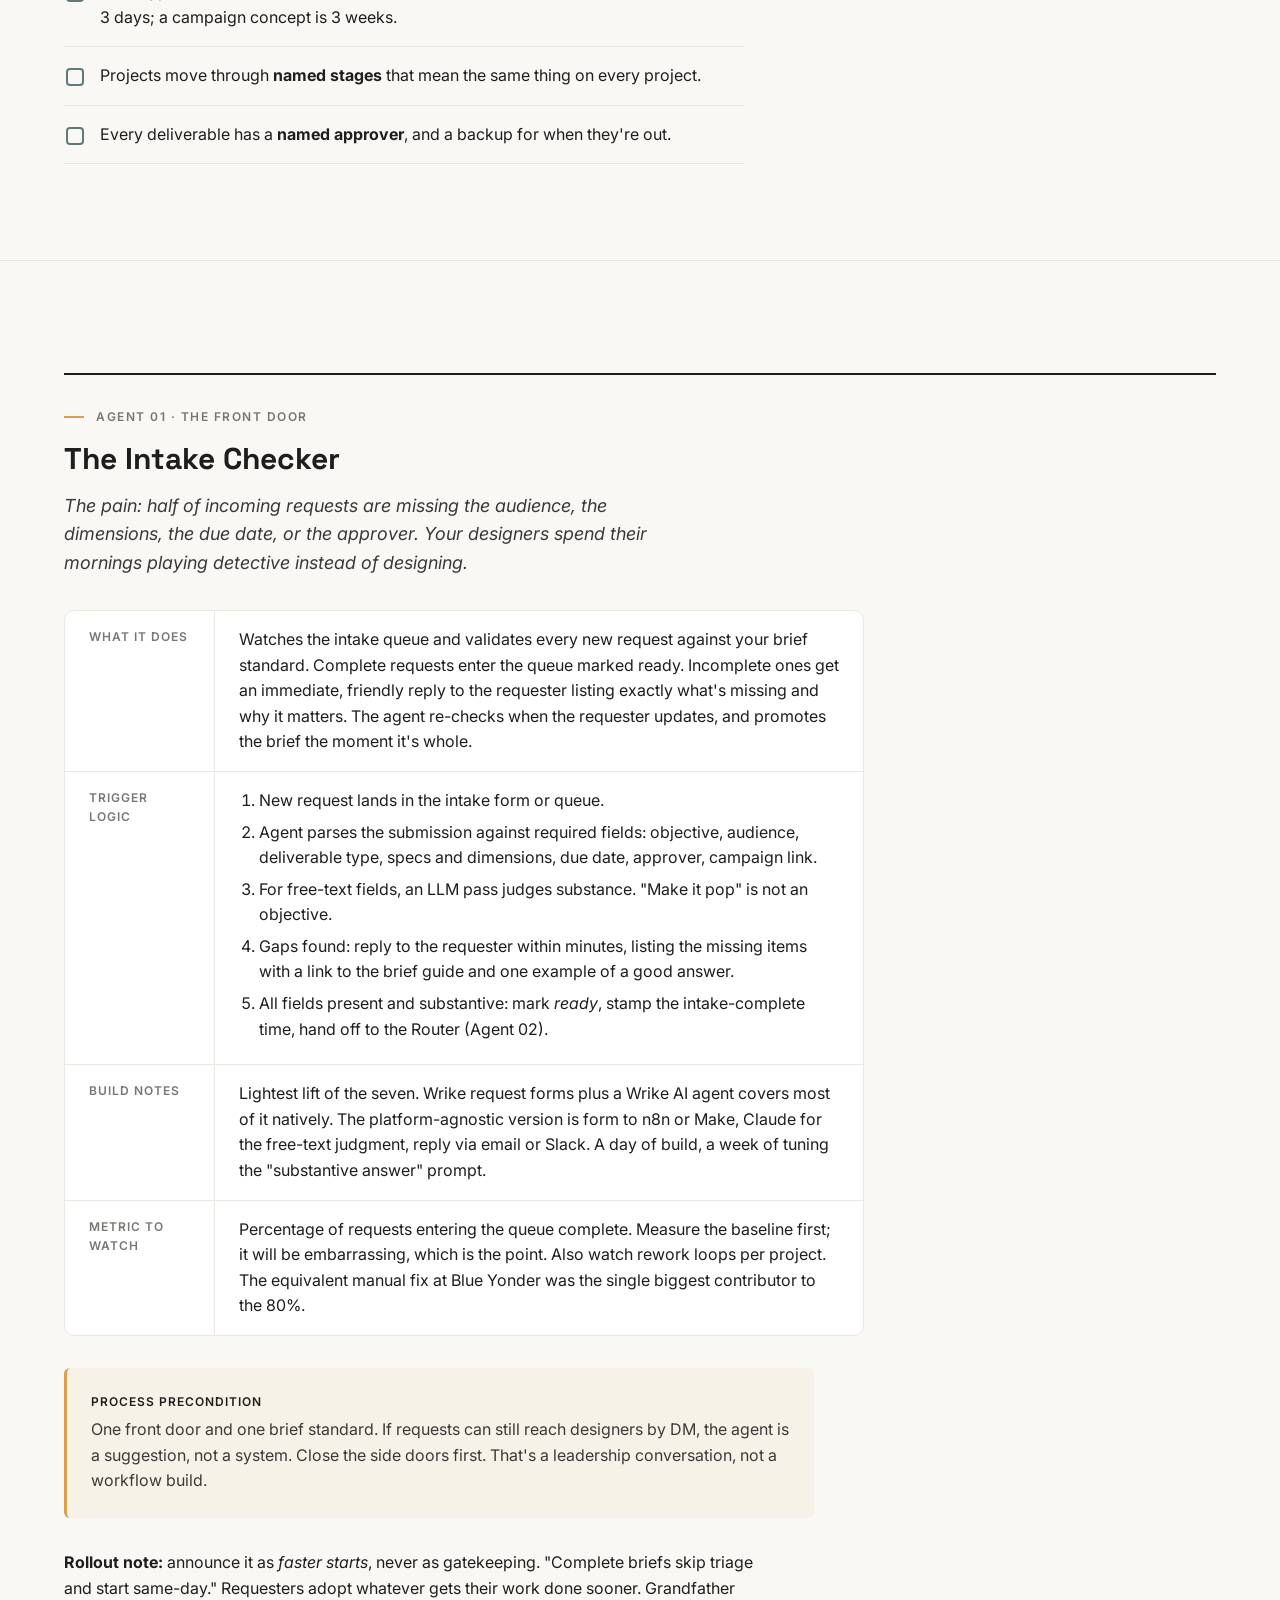
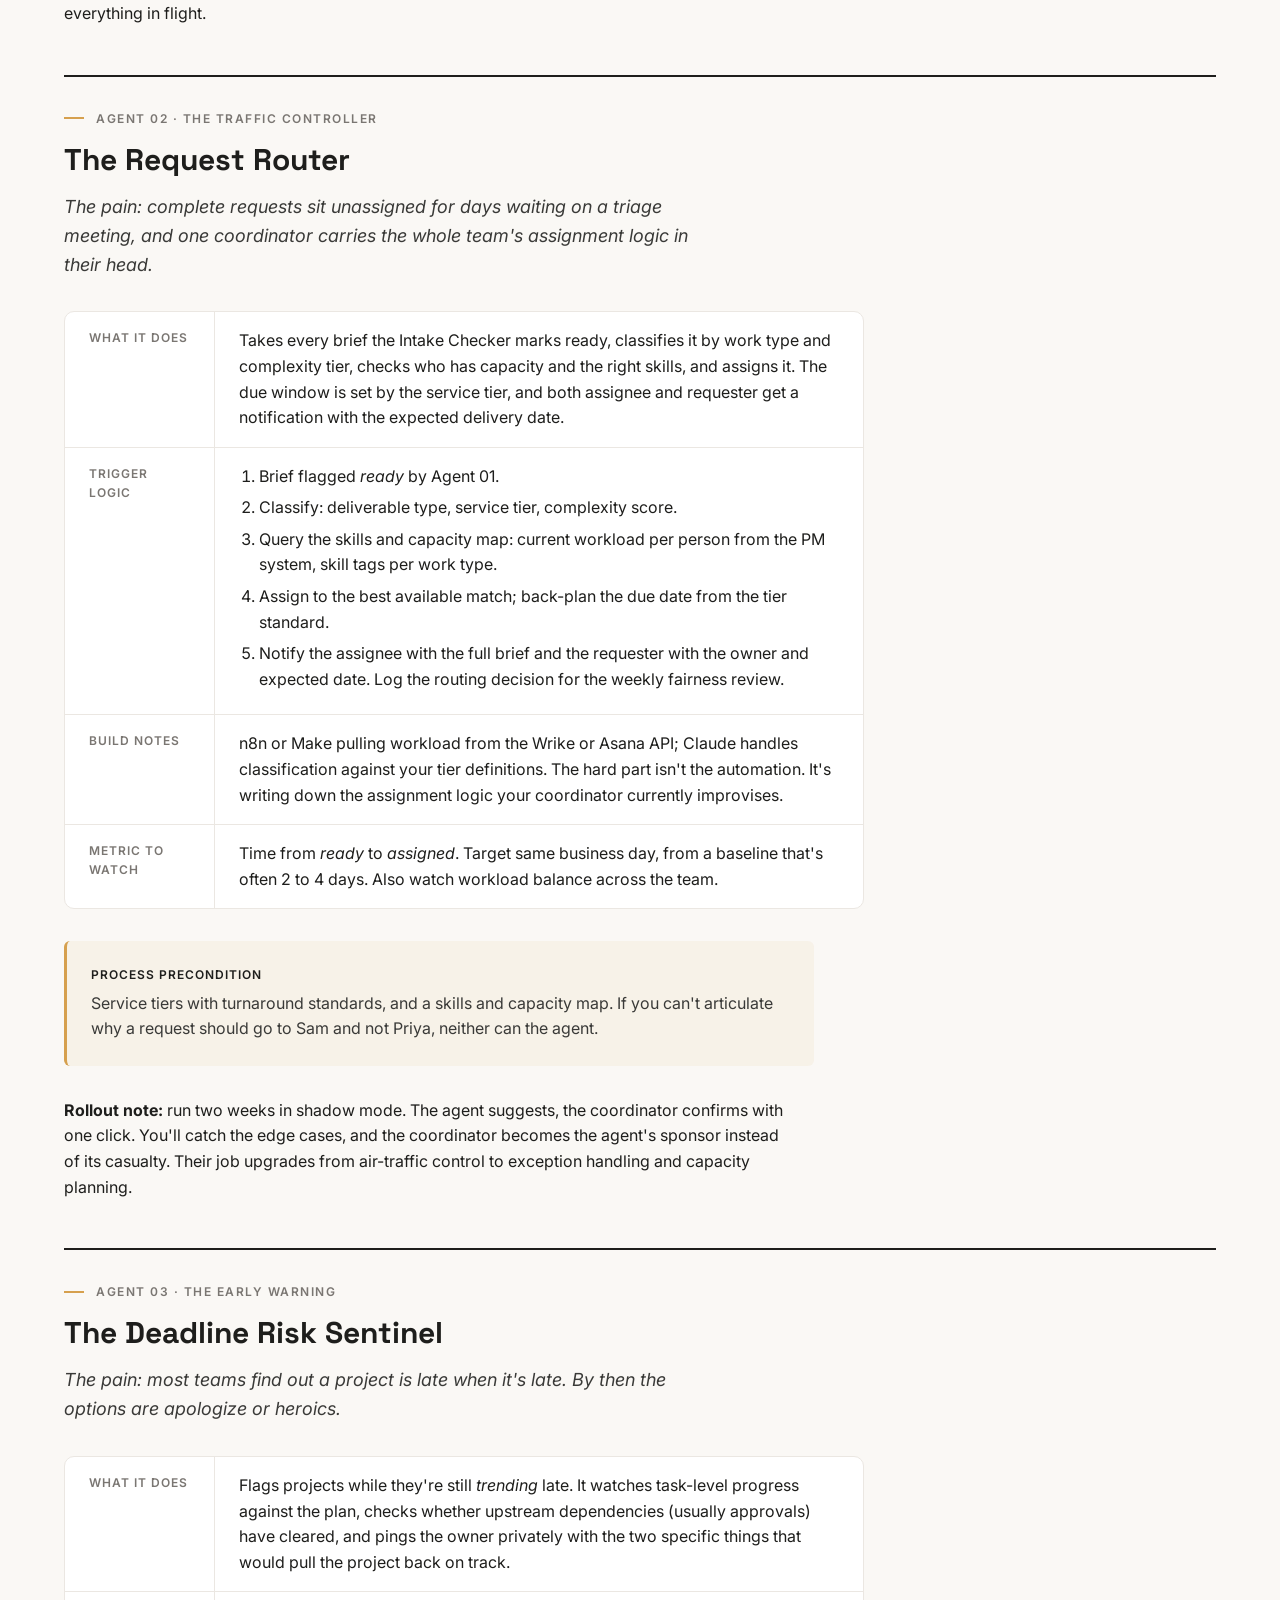
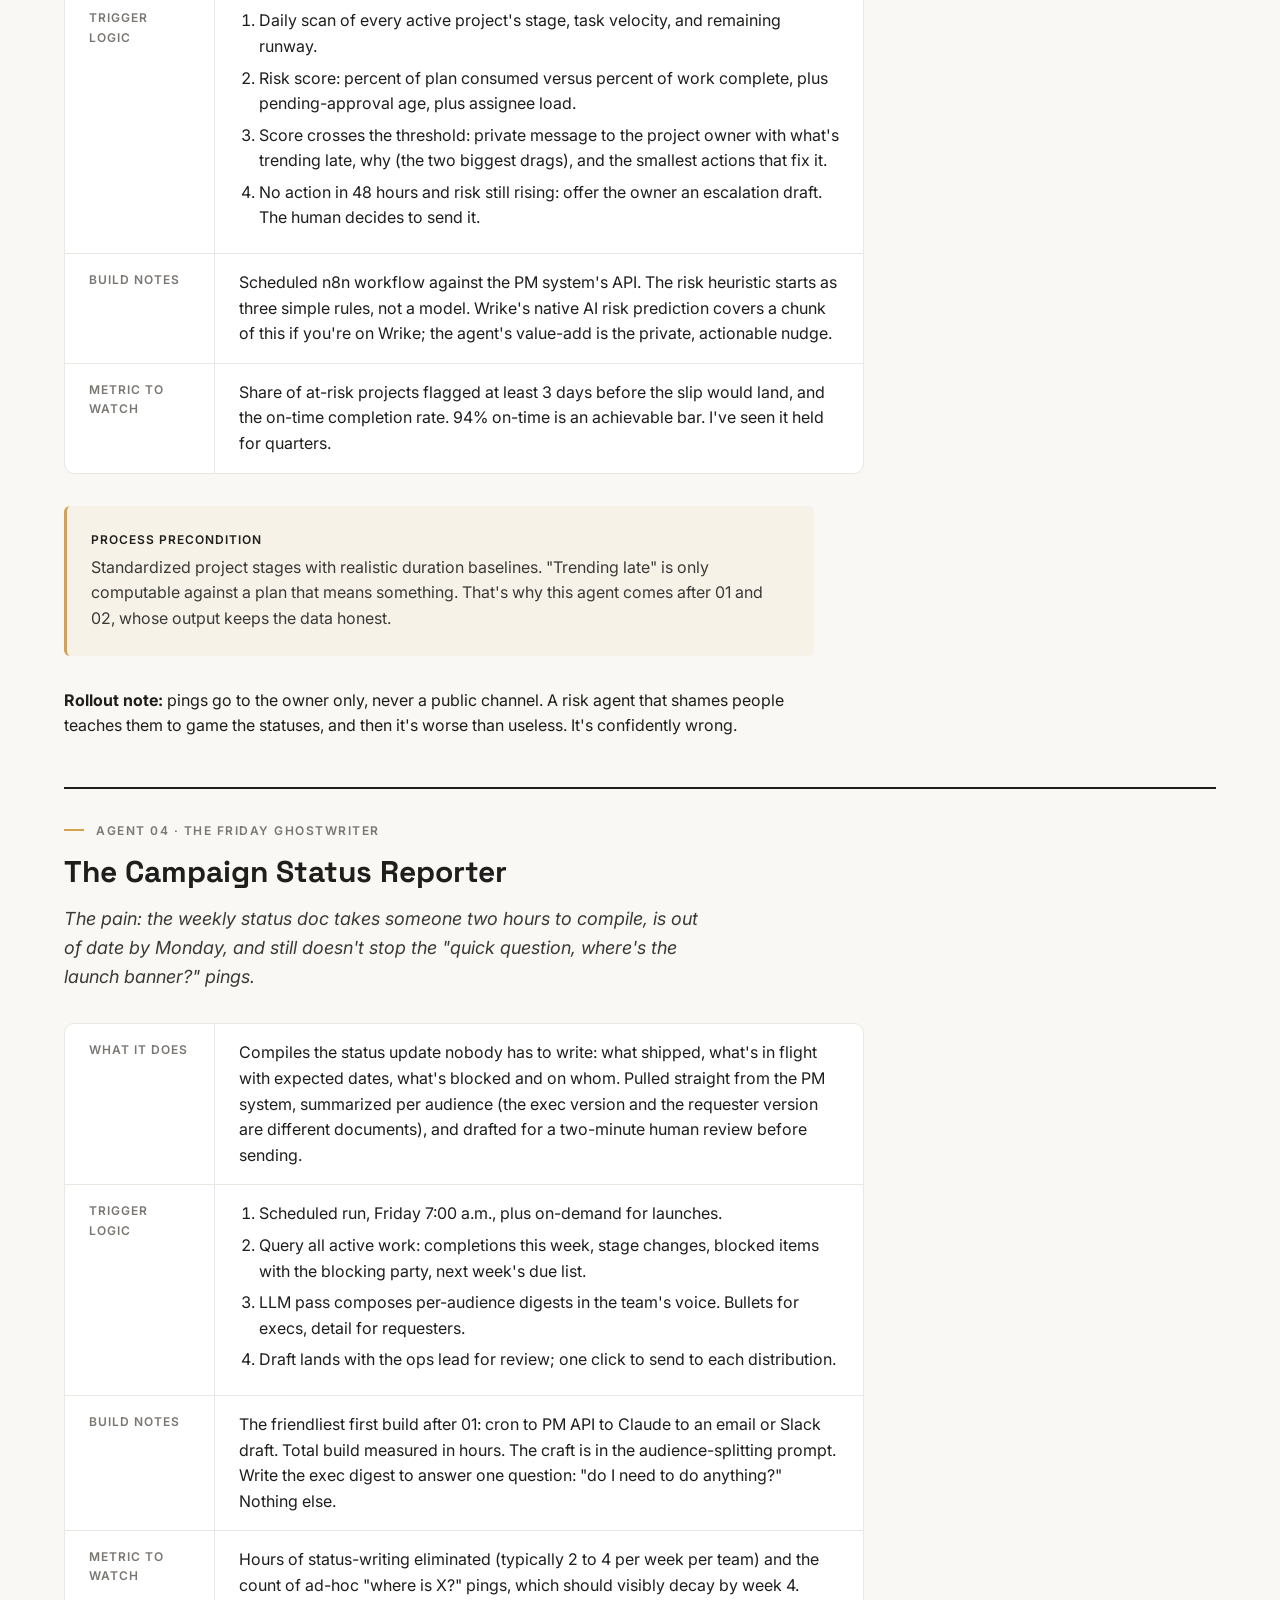
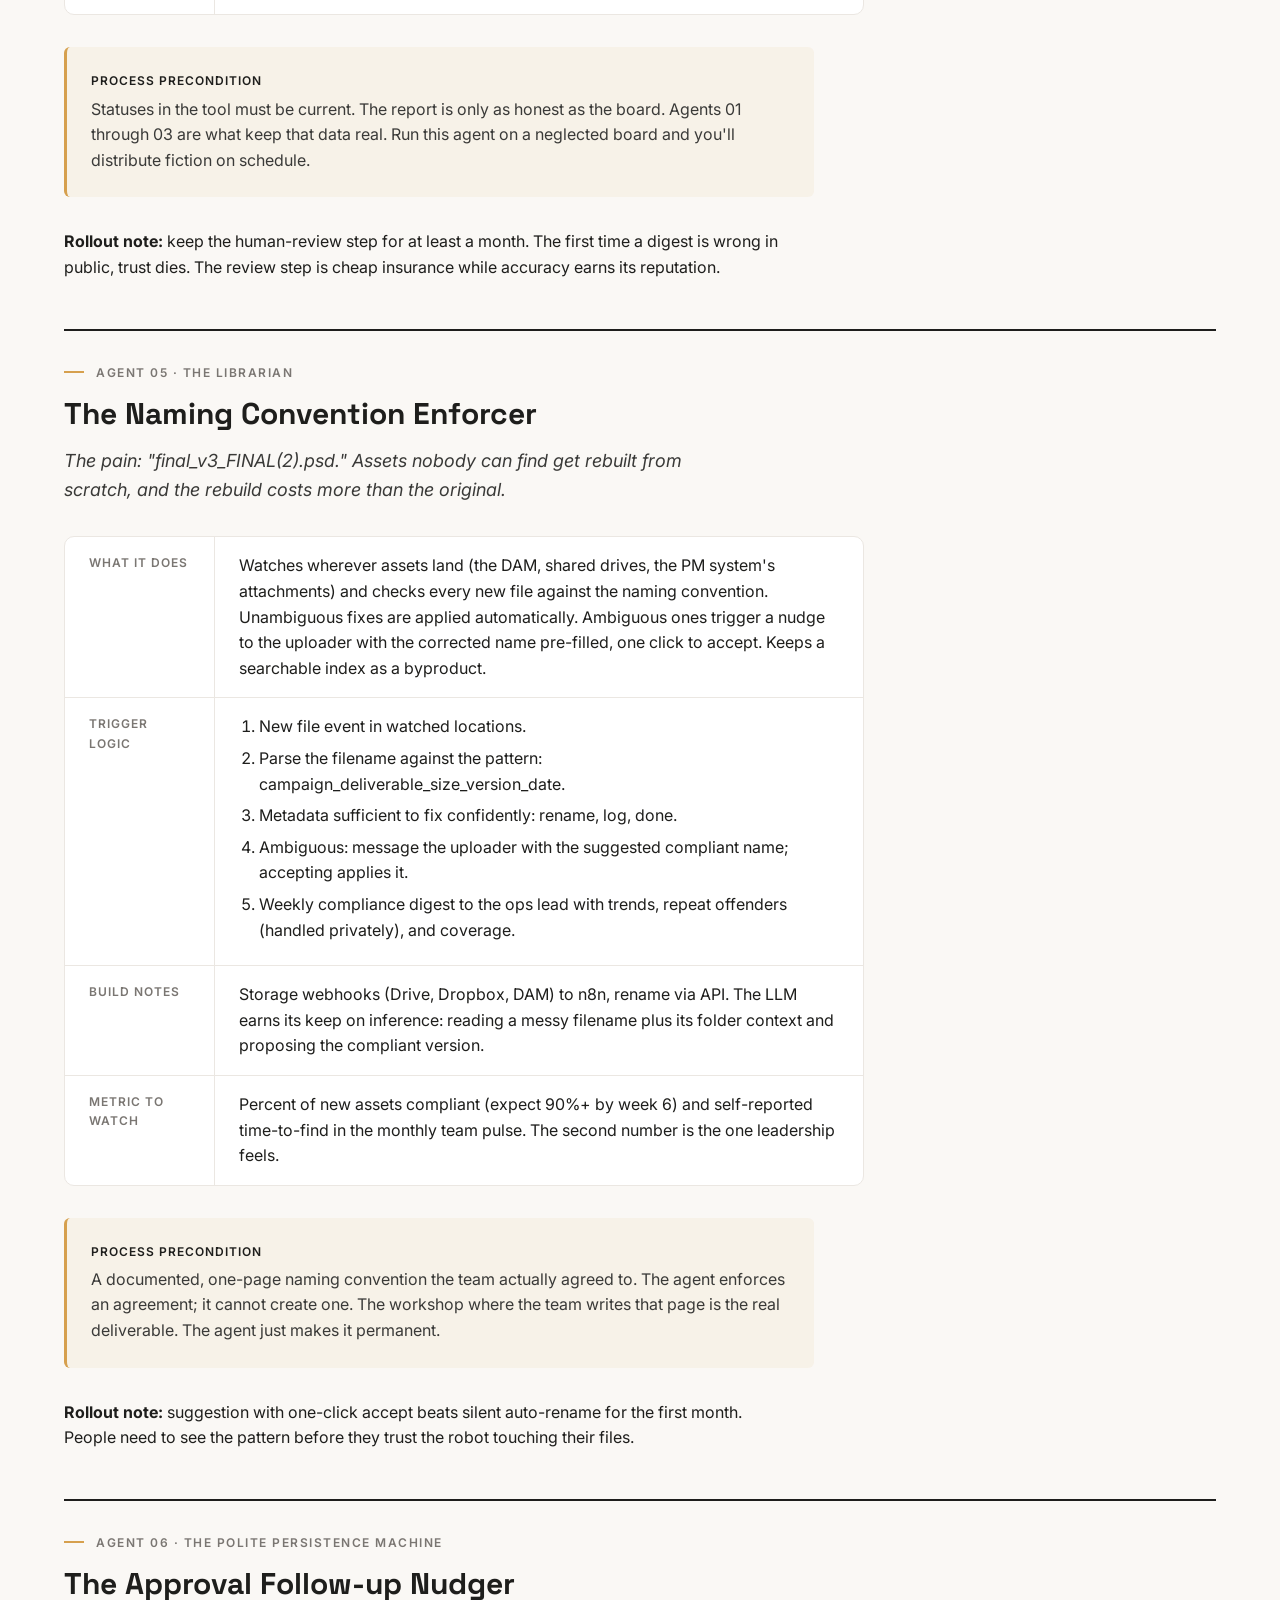
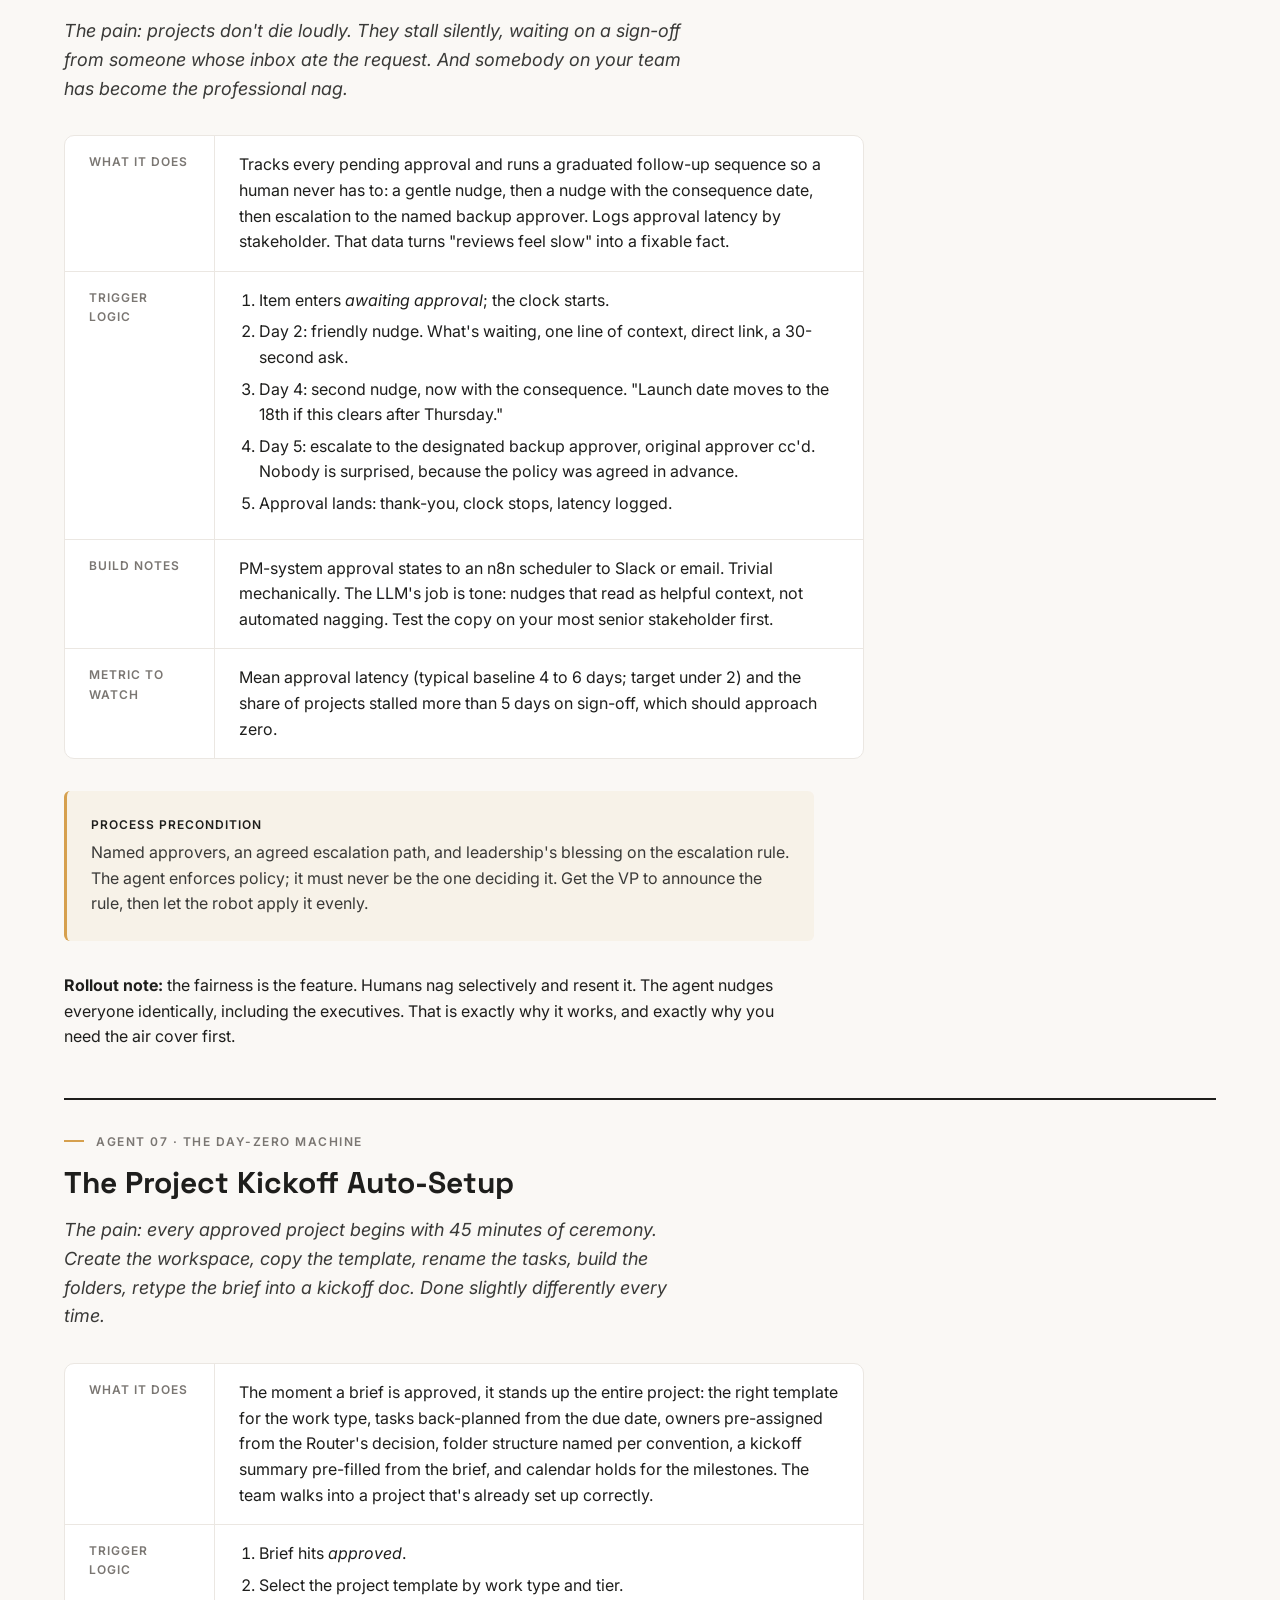
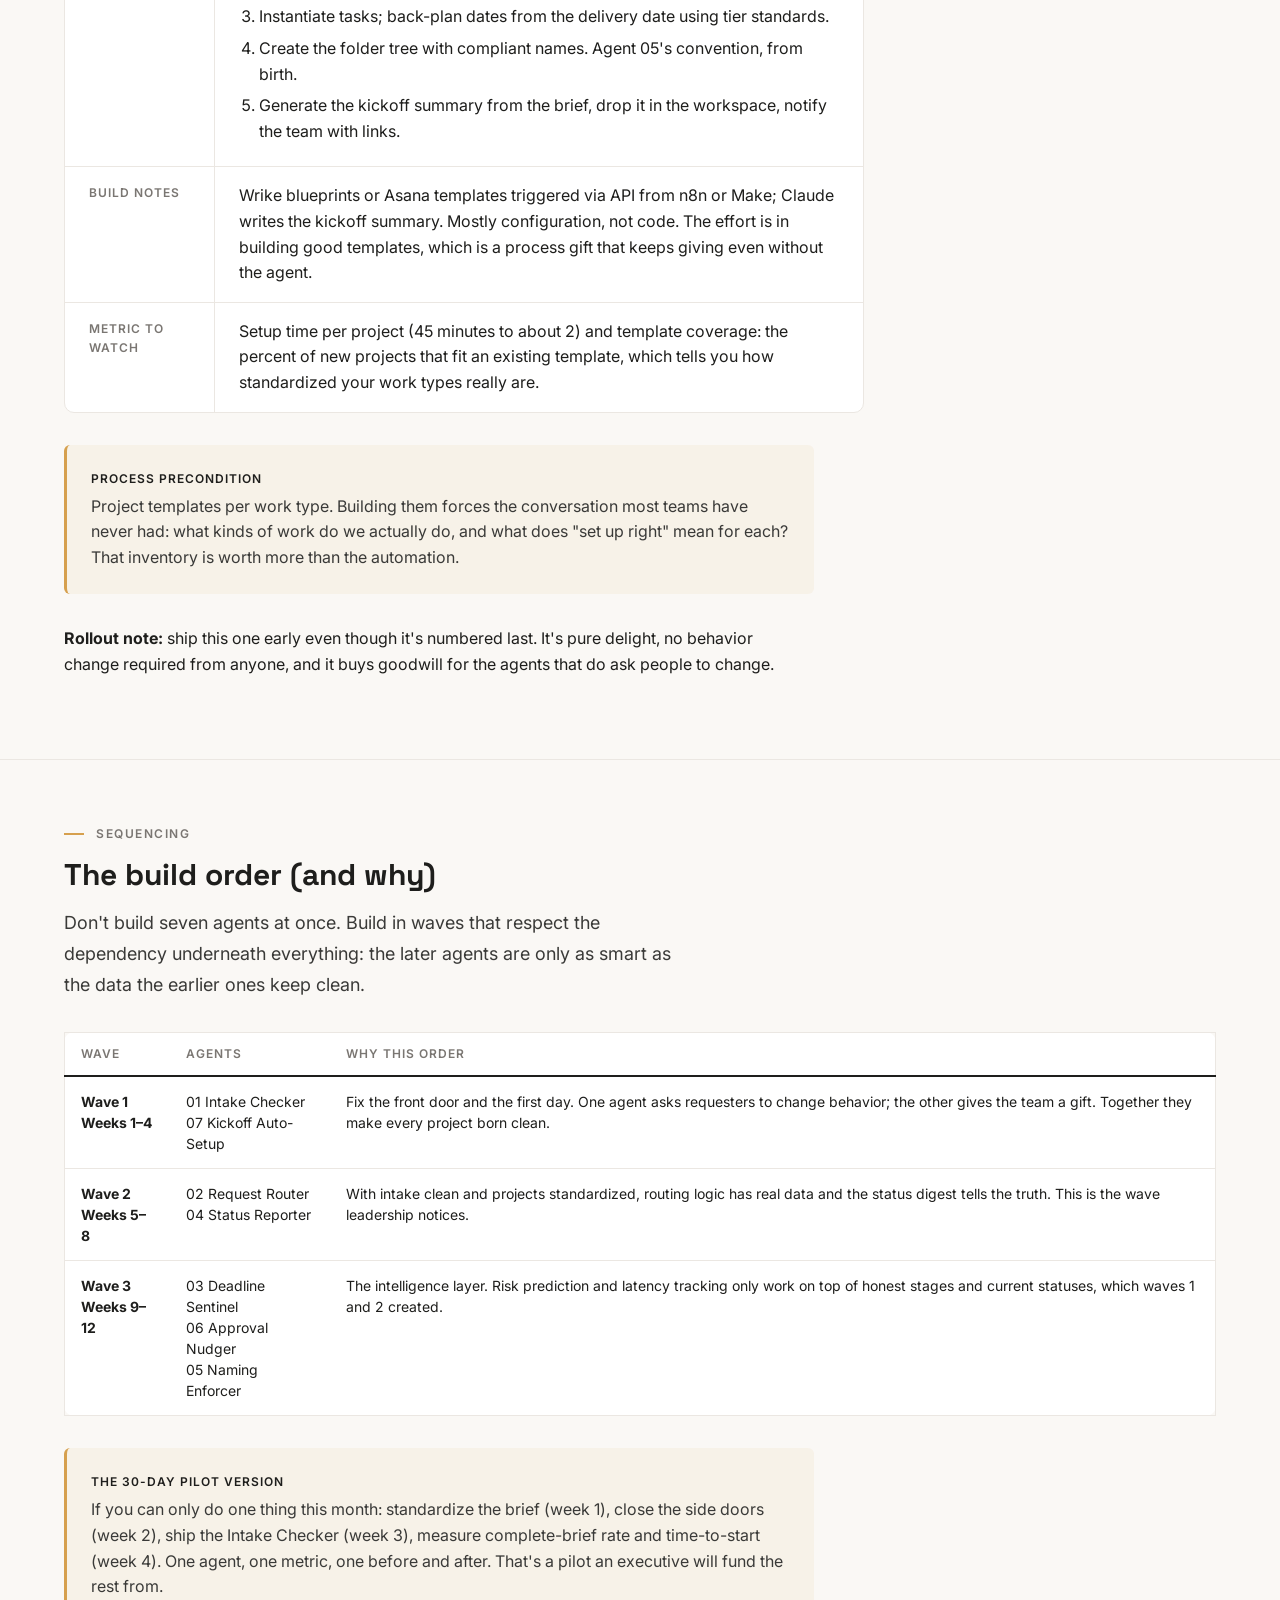
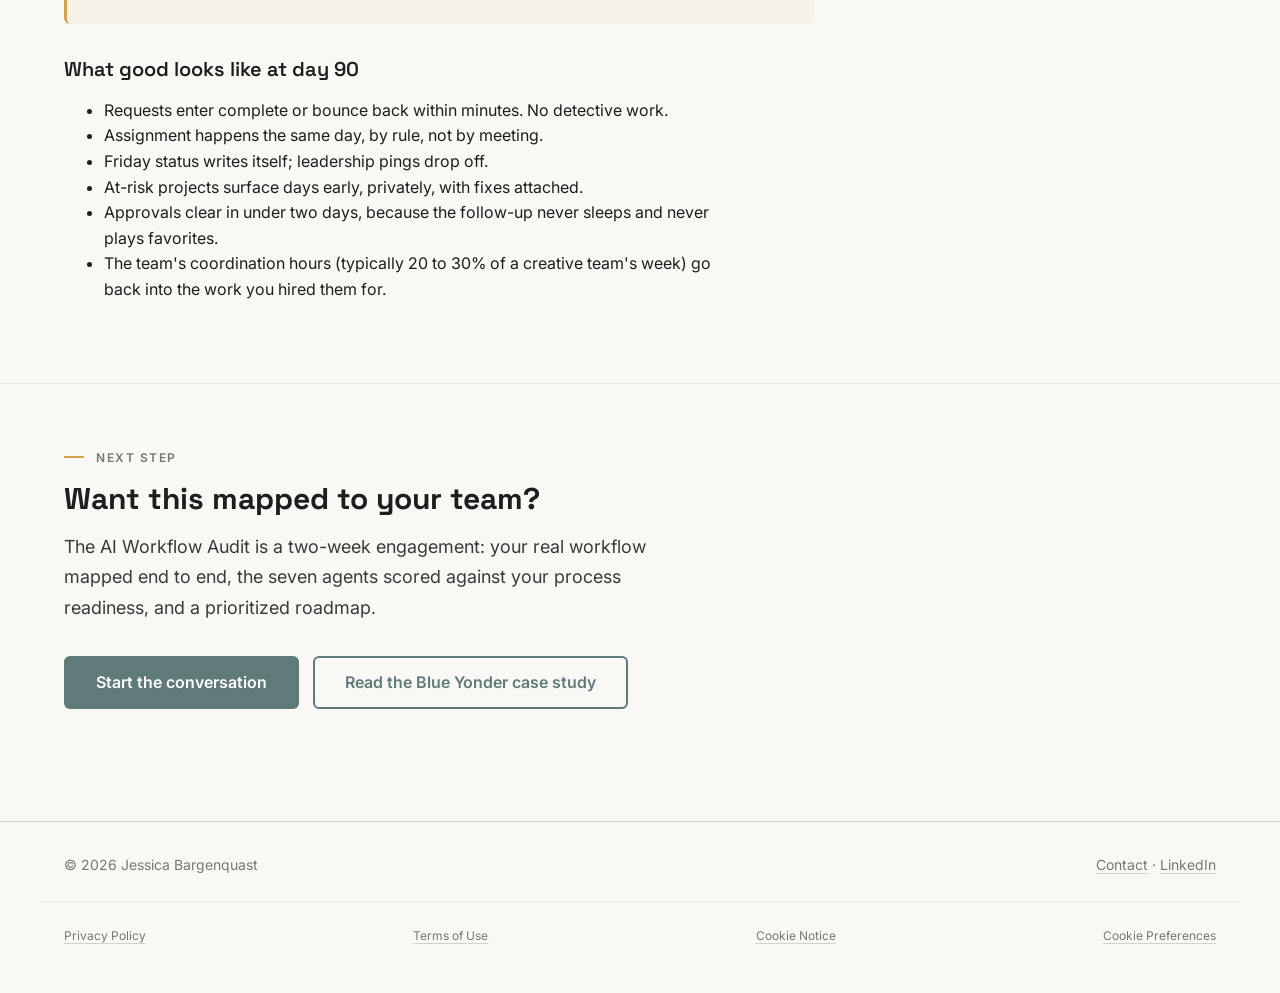
<file: the-7-agent-playbook.html>
<!DOCTYPE html>
<html lang="en">
<head>
  <meta charset="UTF-8">
  <meta name="viewport" content="width=device-width, initial-scale=1.0">
  <title>The 7-Agent Creative Ops Playbook (Full) | Jessica Bargenquast</title>
  <meta name="description" content="The full 7-Agent Creative Ops Playbook: seven AI agents, their trigger logic, process preconditions, build order, and a 30-day pilot plan.">
  <meta name="robots" content="noindex">
  <link rel="preconnect" href="https://fonts.googleapis.com">
  <link rel="preconnect" href="https://fonts.gstatic.com" crossorigin>
  <link href="https://fonts.googleapis.com/css2?family=Space+Grotesk:wght@400;500;600;700&display=swap" rel="stylesheet">
  <link href="https://fonts.googleapis.com/css2?family=Inter:wght@400;500;600;700&display=swap" rel="stylesheet">
  <link rel="stylesheet" href="css/styles.css">
</head>
<body>

  <header class="site-header">
    <div class="wrap">
      <a class="site-name" href="index.html">Jessica Bargenquast</a>
      <nav class="site-nav">
        <a href="index.html">Home</a>
        <a href="about.html">About</a>
        <a href="case-studies.html">Case Studies</a>
        <a href="playbook.html" aria-current="page">Playbook</a>
        <a href="resume.html">Resume</a>
        <a href="insights.html">Insights</a>
        <a href="contact.html">Contact</a>
      </nav>
    </div>
  </header>

  <main>

    <section class="hero">
      <div class="wrap">
        <p class="kicker">The full playbook · v1.0 · July 2026</p>
        <h1>The 7-Agent Creative Ops Playbook</h1>
        <p class="lede">Seven AI agents that give marketing and creative teams their week back, and the process each one needs before it will work. Built from a transformation that delivered an 80% productivity increase by hand, before a single agent ran.</p>
      </div>
    </section>

    <section class="section">
      <div class="wrap">
        <div class="prose">
          <p class="kicker">The premise</p>
          <h2 class="mt-0">AI agents don't fix broken processes. They accelerate them.</h2>
          <p>Every one of these seven agents exists because I watched a talented creative team lose its week to coordination work: chasing missing brief details, playing air-traffic control with requests, writing status updates nobody read until they were out of date, and nagging executives for approvals that stalled projects silently.</p>
          <p>At Blue Yonder, we fixed that without AI. We mapped every intake path, killed the redundant steps, standardized the briefs, defined service tiers, and deployed a system of record in 60 days. Team productivity rose <strong>80%</strong>. Turnaround dropped <strong>15%</strong>. On-time completion hit <strong>94%</strong>.</p>
          <p>This playbook is what I'd automate today, with the benefit of knowing exactly which coordination tasks were eating the team. I did them manually first. Each agent below maps to one of those tasks. And each comes with the part most AI content skips: the <strong>process precondition</strong>. Point an agent at a broken workflow and it doesn't fix anything. It just produces malformed work faster.</p>
          <p class="pull">Rule of the playbook: if you can't run the step consistently as a checklist executed by a human, you are not ready to hand it to an agent.</p>

          <h3>Before you build anything: the readiness check</h3>
          <p>Score yourself honestly. Each "no" is a two-week process project that comes before the corresponding agent. Doing that project is where most of the productivity gain actually lives.</p>
        </div>

        <ul class="ready-list">
          <li>Work enters the team through <strong>one front door</strong> (a single form or queue), not email, chat, and hallway conversations.</li>
          <li>A <strong>standardized brief</strong> exists, and everyone knows which fields are required before work starts.</li>
          <li>Work types have <strong>defined service tiers</strong> with turnaround standards. A social cutdown is 3 days; a campaign concept is 3 weeks.</li>
          <li>Projects move through <strong>named stages</strong> that mean the same thing on every project.</li>
          <li>Every deliverable has a <strong>named approver</strong>, and a backup for when they're out.</li>
        </ul>
      </div>
    </section>

    <section class="section">
      <div class="wrap">

        <div class="agent-chapter">
          <p class="kicker">Agent 01 · The front door</p>
          <h2 class="mt-0">The Intake Checker</h2>
          <p class="agent-pain">The pain: half of incoming requests are missing the audience, the dimensions, the due date, or the approver. Your designers spend their mornings playing detective instead of designing.</p>

          <div class="spec-list">
            <div class="spec-row">
              <div class="spec-key">What it does</div>
              <div class="spec-value"><p>Watches the intake queue and validates every new request against your brief standard. Complete requests enter the queue marked ready. Incomplete ones get an immediate, friendly reply to the requester listing exactly what's missing and why it matters. The agent re-checks when the requester updates, and promotes the brief the moment it's whole.</p></div>
            </div>
            <div class="spec-row">
              <div class="spec-key">Trigger logic</div>
              <div class="spec-value"><ol>
                <li>New request lands in the intake form or queue.</li>
                <li>Agent parses the submission against required fields: objective, audience, deliverable type, specs and dimensions, due date, approver, campaign link.</li>
                <li>For free-text fields, an LLM pass judges substance. "Make it pop" is not an objective.</li>
                <li>Gaps found: reply to the requester within minutes, listing the missing items with a link to the brief guide and one example of a good answer.</li>
                <li>All fields present and substantive: mark <em>ready</em>, stamp the intake-complete time, hand off to the Router (Agent 02).</li>
              </ol></div>
            </div>
            <div class="spec-row">
              <div class="spec-key">Build notes</div>
              <div class="spec-value"><p>Lightest lift of the seven. Wrike request forms plus a Wrike AI agent covers most of it natively. The platform-agnostic version is form to n8n or Make, Claude for the free-text judgment, reply via email or Slack. A day of build, a week of tuning the "substantive answer" prompt.</p></div>
            </div>
            <div class="spec-row">
              <div class="spec-key">Metric to watch</div>
              <div class="spec-value"><p>Percentage of requests entering the queue complete. Measure the baseline first; it will be embarrassing, which is the point. Also watch rework loops per project. The equivalent manual fix at Blue Yonder was the single biggest contributor to the 80%.</p></div>
            </div>
          </div>

          <div class="precondition">
            <span class="label">Process precondition</span>
            <p>One front door and one brief standard. If requests can still reach designers by DM, the agent is a suggestion, not a system. Close the side doors first. That's a leadership conversation, not a workflow build.</p>
          </div>

          <p class="prose"><strong>Rollout note:</strong> announce it as <em>faster starts</em>, never as gatekeeping. "Complete briefs skip triage and start same-day." Requesters adopt whatever gets their work done sooner. Grandfather everything in flight.</p>
        </div>

        <div class="agent-chapter">
          <p class="kicker">Agent 02 · The traffic controller</p>
          <h2 class="mt-0">The Request Router</h2>
          <p class="agent-pain">The pain: complete requests sit unassigned for days waiting on a triage meeting, and one coordinator carries the whole team's assignment logic in their head.</p>

          <div class="spec-list">
            <div class="spec-row">
              <div class="spec-key">What it does</div>
              <div class="spec-value"><p>Takes every brief the Intake Checker marks ready, classifies it by work type and complexity tier, checks who has capacity and the right skills, and assigns it. The due window is set by the service tier, and both assignee and requester get a notification with the expected delivery date.</p></div>
            </div>
            <div class="spec-row">
              <div class="spec-key">Trigger logic</div>
              <div class="spec-value"><ol>
                <li>Brief flagged <em>ready</em> by Agent 01.</li>
                <li>Classify: deliverable type, service tier, complexity score.</li>
                <li>Query the skills and capacity map: current workload per person from the PM system, skill tags per work type.</li>
                <li>Assign to the best available match; back-plan the due date from the tier standard.</li>
                <li>Notify the assignee with the full brief and the requester with the owner and expected date. Log the routing decision for the weekly fairness review.</li>
              </ol></div>
            </div>
            <div class="spec-row">
              <div class="spec-key">Build notes</div>
              <div class="spec-value"><p>n8n or Make pulling workload from the Wrike or Asana API; Claude handles classification against your tier definitions. The hard part isn't the automation. It's writing down the assignment logic your coordinator currently improvises.</p></div>
            </div>
            <div class="spec-row">
              <div class="spec-key">Metric to watch</div>
              <div class="spec-value"><p>Time from <em>ready</em> to <em>assigned</em>. Target same business day, from a baseline that's often 2 to 4 days. Also watch workload balance across the team.</p></div>
            </div>
          </div>

          <div class="precondition">
            <span class="label">Process precondition</span>
            <p>Service tiers with turnaround standards, and a skills and capacity map. If you can't articulate why a request should go to Sam and not Priya, neither can the agent.</p>
          </div>

          <p class="prose"><strong>Rollout note:</strong> run two weeks in shadow mode. The agent suggests, the coordinator confirms with one click. You'll catch the edge cases, and the coordinator becomes the agent's sponsor instead of its casualty. Their job upgrades from air-traffic control to exception handling and capacity planning.</p>
        </div>

        <div class="agent-chapter">
          <p class="kicker">Agent 03 · The early warning</p>
          <h2 class="mt-0">The Deadline Risk Sentinel</h2>
          <p class="agent-pain">The pain: most teams find out a project is late when it's late. By then the options are apologize or heroics.</p>

          <div class="spec-list">
            <div class="spec-row">
              <div class="spec-key">What it does</div>
              <div class="spec-value"><p>Flags projects while they're still <em>trending</em> late. It watches task-level progress against the plan, checks whether upstream dependencies (usually approvals) have cleared, and pings the owner privately with the two specific things that would pull the project back on track.</p></div>
            </div>
            <div class="spec-row">
              <div class="spec-key">Trigger logic</div>
              <div class="spec-value"><ol>
                <li>Daily scan of every active project's stage, task velocity, and remaining runway.</li>
                <li>Risk score: percent of plan consumed versus percent of work complete, plus pending-approval age, plus assignee load.</li>
                <li>Score crosses the threshold: private message to the project owner with what's trending late, why (the two biggest drags), and the smallest actions that fix it.</li>
                <li>No action in 48 hours and risk still rising: offer the owner an escalation draft. The human decides to send it.</li>
              </ol></div>
            </div>
            <div class="spec-row">
              <div class="spec-key">Build notes</div>
              <div class="spec-value"><p>Scheduled n8n workflow against the PM system's API. The risk heuristic starts as three simple rules, not a model. Wrike's native AI risk prediction covers a chunk of this if you're on Wrike; the agent's value-add is the private, actionable nudge.</p></div>
            </div>
            <div class="spec-row">
              <div class="spec-key">Metric to watch</div>
              <div class="spec-value"><p>Share of at-risk projects flagged at least 3 days before the slip would land, and the on-time completion rate. 94% on-time is an achievable bar. I've seen it held for quarters.</p></div>
            </div>
          </div>

          <div class="precondition">
            <span class="label">Process precondition</span>
            <p>Standardized project stages with realistic duration baselines. "Trending late" is only computable against a plan that means something. That's why this agent comes after 01 and 02, whose output keeps the data honest.</p>
          </div>

          <p class="prose"><strong>Rollout note:</strong> pings go to the owner only, never a public channel. A risk agent that shames people teaches them to game the statuses, and then it's worse than useless. It's confidently wrong.</p>
        </div>

        <div class="agent-chapter">
          <p class="kicker">Agent 04 · The Friday ghostwriter</p>
          <h2 class="mt-0">The Campaign Status Reporter</h2>
          <p class="agent-pain">The pain: the weekly status doc takes someone two hours to compile, is out of date by Monday, and still doesn't stop the "quick question, where's the launch banner?" pings.</p>

          <div class="spec-list">
            <div class="spec-row">
              <div class="spec-key">What it does</div>
              <div class="spec-value"><p>Compiles the status update nobody has to write: what shipped, what's in flight with expected dates, what's blocked and on whom. Pulled straight from the PM system, summarized per audience (the exec version and the requester version are different documents), and drafted for a two-minute human review before sending.</p></div>
            </div>
            <div class="spec-row">
              <div class="spec-key">Trigger logic</div>
              <div class="spec-value"><ol>
                <li>Scheduled run, Friday 7:00 a.m., plus on-demand for launches.</li>
                <li>Query all active work: completions this week, stage changes, blocked items with the blocking party, next week's due list.</li>
                <li>LLM pass composes per-audience digests in the team's voice. Bullets for execs, detail for requesters.</li>
                <li>Draft lands with the ops lead for review; one click to send to each distribution.</li>
              </ol></div>
            </div>
            <div class="spec-row">
              <div class="spec-key">Build notes</div>
              <div class="spec-value"><p>The friendliest first build after 01: cron to PM API to Claude to an email or Slack draft. Total build measured in hours. The craft is in the audience-splitting prompt. Write the exec digest to answer one question: "do I need to do anything?" Nothing else.</p></div>
            </div>
            <div class="spec-row">
              <div class="spec-key">Metric to watch</div>
              <div class="spec-value"><p>Hours of status-writing eliminated (typically 2 to 4 per week per team) and the count of ad-hoc "where is X?" pings, which should visibly decay by week 4.</p></div>
            </div>
          </div>

          <div class="precondition">
            <span class="label">Process precondition</span>
            <p>Statuses in the tool must be current. The report is only as honest as the board. Agents 01 through 03 are what keep that data real. Run this agent on a neglected board and you'll distribute fiction on schedule.</p>
          </div>

          <p class="prose"><strong>Rollout note:</strong> keep the human-review step for at least a month. The first time a digest is wrong in public, trust dies. The review step is cheap insurance while accuracy earns its reputation.</p>
        </div>

        <div class="agent-chapter">
          <p class="kicker">Agent 05 · The librarian</p>
          <h2 class="mt-0">The Naming Convention Enforcer</h2>
          <p class="agent-pain">The pain: "final_v3_FINAL(2).psd." Assets nobody can find get rebuilt from scratch, and the rebuild costs more than the original.</p>

          <div class="spec-list">
            <div class="spec-row">
              <div class="spec-key">What it does</div>
              <div class="spec-value"><p>Watches wherever assets land (the DAM, shared drives, the PM system's attachments) and checks every new file against the naming convention. Unambiguous fixes are applied automatically. Ambiguous ones trigger a nudge to the uploader with the corrected name pre-filled, one click to accept. Keeps a searchable index as a byproduct.</p></div>
            </div>
            <div class="spec-row">
              <div class="spec-key">Trigger logic</div>
              <div class="spec-value"><ol>
                <li>New file event in watched locations.</li>
                <li>Parse the filename against the pattern: campaign_deliverable_size_version_date.</li>
                <li>Metadata sufficient to fix confidently: rename, log, done.</li>
                <li>Ambiguous: message the uploader with the suggested compliant name; accepting applies it.</li>
                <li>Weekly compliance digest to the ops lead with trends, repeat offenders (handled privately), and coverage.</li>
              </ol></div>
            </div>
            <div class="spec-row">
              <div class="spec-key">Build notes</div>
              <div class="spec-value"><p>Storage webhooks (Drive, Dropbox, DAM) to n8n, rename via API. The LLM earns its keep on inference: reading a messy filename plus its folder context and proposing the compliant version.</p></div>
            </div>
            <div class="spec-row">
              <div class="spec-key">Metric to watch</div>
              <div class="spec-value"><p>Percent of new assets compliant (expect 90%+ by week 6) and self-reported time-to-find in the monthly team pulse. The second number is the one leadership feels.</p></div>
            </div>
          </div>

          <div class="precondition">
            <span class="label">Process precondition</span>
            <p>A documented, one-page naming convention the team actually agreed to. The agent enforces an agreement; it cannot create one. The workshop where the team writes that page is the real deliverable. The agent just makes it permanent.</p>
          </div>

          <p class="prose"><strong>Rollout note:</strong> suggestion with one-click accept beats silent auto-rename for the first month. People need to see the pattern before they trust the robot touching their files.</p>
        </div>

        <div class="agent-chapter">
          <p class="kicker">Agent 06 · The polite persistence machine</p>
          <h2 class="mt-0">The Approval Follow-up Nudger</h2>
          <p class="agent-pain">The pain: projects don't die loudly. They stall silently, waiting on a sign-off from someone whose inbox ate the request. And somebody on your team has become the professional nag.</p>

          <div class="spec-list">
            <div class="spec-row">
              <div class="spec-key">What it does</div>
              <div class="spec-value"><p>Tracks every pending approval and runs a graduated follow-up sequence so a human never has to: a gentle nudge, then a nudge with the consequence date, then escalation to the named backup approver. Logs approval latency by stakeholder. That data turns "reviews feel slow" into a fixable fact.</p></div>
            </div>
            <div class="spec-row">
              <div class="spec-key">Trigger logic</div>
              <div class="spec-value"><ol>
                <li>Item enters <em>awaiting approval</em>; the clock starts.</li>
                <li>Day 2: friendly nudge. What's waiting, one line of context, direct link, a 30-second ask.</li>
                <li>Day 4: second nudge, now with the consequence. "Launch date moves to the 18th if this clears after Thursday."</li>
                <li>Day 5: escalate to the designated backup approver, original approver cc'd. Nobody is surprised, because the policy was agreed in advance.</li>
                <li>Approval lands: thank-you, clock stops, latency logged.</li>
              </ol></div>
            </div>
            <div class="spec-row">
              <div class="spec-key">Build notes</div>
              <div class="spec-value"><p>PM-system approval states to an n8n scheduler to Slack or email. Trivial mechanically. The LLM's job is tone: nudges that read as helpful context, not automated nagging. Test the copy on your most senior stakeholder first.</p></div>
            </div>
            <div class="spec-row">
              <div class="spec-key">Metric to watch</div>
              <div class="spec-value"><p>Mean approval latency (typical baseline 4 to 6 days; target under 2) and the share of projects stalled more than 5 days on sign-off, which should approach zero.</p></div>
            </div>
          </div>

          <div class="precondition">
            <span class="label">Process precondition</span>
            <p>Named approvers, an agreed escalation path, and leadership's blessing on the escalation rule. The agent enforces policy; it must never be the one deciding it. Get the VP to announce the rule, then let the robot apply it evenly.</p>
          </div>

          <p class="prose"><strong>Rollout note:</strong> the fairness is the feature. Humans nag selectively and resent it. The agent nudges everyone identically, including the executives. That is exactly why it works, and exactly why you need the air cover first.</p>
        </div>

        <div class="agent-chapter">
          <p class="kicker">Agent 07 · The day-zero machine</p>
          <h2 class="mt-0">The Project Kickoff Auto-Setup</h2>
          <p class="agent-pain">The pain: every approved project begins with 45 minutes of ceremony. Create the workspace, copy the template, rename the tasks, build the folders, retype the brief into a kickoff doc. Done slightly differently every time.</p>

          <div class="spec-list">
            <div class="spec-row">
              <div class="spec-key">What it does</div>
              <div class="spec-value"><p>The moment a brief is approved, it stands up the entire project: the right template for the work type, tasks back-planned from the due date, owners pre-assigned from the Router's decision, folder structure named per convention, a kickoff summary pre-filled from the brief, and calendar holds for the milestones. The team walks into a project that's already set up correctly.</p></div>
            </div>
            <div class="spec-row">
              <div class="spec-key">Trigger logic</div>
              <div class="spec-value"><ol>
                <li>Brief hits <em>approved</em>.</li>
                <li>Select the project template by work type and tier.</li>
                <li>Instantiate tasks; back-plan dates from the delivery date using tier standards.</li>
                <li>Create the folder tree with compliant names. Agent 05's convention, from birth.</li>
                <li>Generate the kickoff summary from the brief, drop it in the workspace, notify the team with links.</li>
              </ol></div>
            </div>
            <div class="spec-row">
              <div class="spec-key">Build notes</div>
              <div class="spec-value"><p>Wrike blueprints or Asana templates triggered via API from n8n or Make; Claude writes the kickoff summary. Mostly configuration, not code. The effort is in building good templates, which is a process gift that keeps giving even without the agent.</p></div>
            </div>
            <div class="spec-row">
              <div class="spec-key">Metric to watch</div>
              <div class="spec-value"><p>Setup time per project (45 minutes to about 2) and template coverage: the percent of new projects that fit an existing template, which tells you how standardized your work types really are.</p></div>
            </div>
          </div>

          <div class="precondition">
            <span class="label">Process precondition</span>
            <p>Project templates per work type. Building them forces the conversation most teams have never had: what kinds of work do we actually do, and what does "set up right" mean for each? That inventory is worth more than the automation.</p>
          </div>

          <p class="prose"><strong>Rollout note:</strong> ship this one early even though it's numbered last. It's pure delight, no behavior change required from anyone, and it buys goodwill for the agents that do ask people to change.</p>
        </div>

      </div>
    </section>

    <section class="section">
      <div class="wrap">
        <p class="kicker">Sequencing</p>
        <h2>The build order (and why)</h2>
        <p class="lede">Don't build seven agents at once. Build in waves that respect the dependency underneath everything: the later agents are only as smart as the data the earlier ones keep clean.</p>

        <div class="table-wrap">
          <table class="playbook-table">
            <thead>
              <tr><th>Wave</th><th>Agents</th><th>Why this order</th></tr>
            </thead>
            <tbody>
              <tr>
                <td><strong>Wave 1<br>Weeks 1–4</strong></td>
                <td>01 Intake Checker<br>07 Kickoff Auto-Setup</td>
                <td>Fix the front door and the first day. One agent asks requesters to change behavior; the other gives the team a gift. Together they make every project born clean.</td>
              </tr>
              <tr>
                <td><strong>Wave 2<br>Weeks 5–8</strong></td>
                <td>02 Request Router<br>04 Status Reporter</td>
                <td>With intake clean and projects standardized, routing logic has real data and the status digest tells the truth. This is the wave leadership notices.</td>
              </tr>
              <tr>
                <td><strong>Wave 3<br>Weeks 9–12</strong></td>
                <td>03 Deadline Sentinel<br>06 Approval Nudger<br>05 Naming Enforcer</td>
                <td>The intelligence layer. Risk prediction and latency tracking only work on top of honest stages and current statuses, which waves 1 and 2 created.</td>
              </tr>
            </tbody>
          </table>
        </div>

        <div class="precondition">
          <span class="label">The 30-day pilot version</span>
          <p>If you can only do one thing this month: standardize the brief (week 1), close the side doors (week 2), ship the Intake Checker (week 3), measure complete-brief rate and time-to-start (week 4). One agent, one metric, one before and after. That's a pilot an executive will fund the rest from.</p>
        </div>

        <h3>What good looks like at day 90</h3>
        <ul style="max-width: 680px;">
          <li>Requests enter complete or bounce back within minutes. No detective work.</li>
          <li>Assignment happens the same day, by rule, not by meeting.</li>
          <li>Friday status writes itself; leadership pings drop off.</li>
          <li>At-risk projects surface days early, privately, with fixes attached.</li>
          <li>Approvals clear in under two days, because the follow-up never sleeps and never plays favorites.</li>
          <li>The team's coordination hours (typically 20 to 30% of a creative team's week) go back into the work you hired them for.</li>
        </ul>
      </div>
    </section>

    <section class="section">
      <div class="wrap">
        <p class="kicker">Next step</p>
        <h2>Want this mapped to your team?</h2>
        <p class="lede">The AI Workflow Audit is a two-week engagement: your real workflow mapped end to end, the seven agents scored against your process readiness, and a prioritized roadmap.</p>
        <div class="hero-actions">
          <a class="btn" href="contact.html">Start the conversation</a>
          <a class="btn secondary" href="case-studies.html">Read the Blue Yonder case study</a>
        </div>
      </div>
    </section>

  </main>

  <footer class="site-footer">
    <div class="wrap">
      <div>© 2026 Jessica Bargenquast</div>
      <div>
        <a href="contact.html">Contact</a> ·
        <a href="https://linkedin.com/in/jessbarg">LinkedIn</a>
      </div>
    </div>
    <div class="wrap footer-legal">
      <a href="privacy-policy.html">Privacy Policy</a>
      <a href="terms-of-use.html">Terms of Use</a>
      <a href="cookie-notice.html">Cookie Notice</a>
      <button type="button" class="footer-legal-btn open-cookie-preferences">Cookie Preferences</button>
    </div>
  
  </footer>

  <div id="cookie-banner" class="cookie-banner" role="region" aria-label="Cookie preferences" hidden>
    <div class="cookie-banner-inner">
      <p>This site doesn't use analytics or advertising cookies today. This choice is saved so it's ready to apply automatically if that ever changes. See the <a href="cookie-notice.html">Cookie Notice</a>.</p>
      <div class="cookie-banner-actions">
        <button type="button" class="btn secondary" id="cookie-reject">Reject non-essential</button>
        <button type="button" class="btn" id="cookie-accept">Accept</button>
      </div>
    </div>
  </div>
  <script src="js/cookie-consent.js"></script>

</body>
</html>
</file>
<file: css/styles.css>
/* ============================================================
   Jessica Bargenquast · portfolio site styles
   Plain CSS, no build step. Edit freely.

   Brand system: "Clay & Iron" (see jessica-brand-style-guide.html).
   Space Grotesk for headings, Inter for body. Tokens below are
   copied directly from the brand guide's :root block.
   ============================================================ */

:root {
  /* Colors */
  --iron:         #1E1E1C;
  --red-clay:     #B85A3A;
  --red-clay-dark:#9C4C30;
  --patina:       #5E7B7A;
  --patina-dark:  #4C6564;
  --bone:         #FAF8F5;
  --brass:        #D6A04E;
  --iron-soft:    #3A3A38;
  --iron-muted:   #7A7672;
  --clay-light:   rgba(184,90,58,0.06);
  --patina-light: rgba(94,123,122,0.06);
  --brass-light:  rgba(214,160,78,0.08);
  --surface:      #F2F1EE;
  --border:       #EBE7E2;
  --border-dark:  #D4D0CA;
  --white:        #FFFFFF;

  /* Semantic accent layer: swap these two lines to re-theme the whole
     site. Primary accent is Patina (teal); Red Clay is demoted to a
     secondary highlight so the palette reads less like a default AI clay. */
  --accent:       var(--patina);
  --accent-dark:  var(--patina-dark);
  --accent-tint:  var(--patina-light);
  --accent-2:     var(--red-clay);   /* secondary highlight: badges, small marks */

  /* Typography */
  --font-heading: 'Space Grotesk', system-ui, -apple-system, sans-serif;
  --font-body:    'Inter', system-ui, -apple-system, sans-serif;

  /* Type scale (major third, 1.25 ratio) */
  --text-xs:   0.75rem;    /* 12px */
  --text-sm:   0.875rem;   /* 14px */
  --text-base: 1rem;       /* 16px */
  --text-md:   1.125rem;   /* 18px */
  --text-lg:   1.25rem;    /* 20px */
  --text-xl:   1.5rem;     /* 24px */
  --text-2xl:  1.875rem;   /* 30px */
  --text-3xl:  2.25rem;    /* 36px */
  --text-4xl:  3rem;       /* 48px */

  /* Spacing (8px grid) */
  --space-xs:  0.25rem;    /* 4px */
  --space-sm:  0.5rem;     /* 8px */
  --space-md:  1rem;       /* 16px */
  --space-lg:  1.5rem;     /* 24px */
  --space-xl:  2rem;       /* 32px */
  --space-2xl: 3rem;       /* 48px */
  --space-3xl: 4rem;       /* 64px */
  --space-4xl: 6rem;       /* 96px */

  /* Layout */
  --max-width:     1200px;
  --content-width: 720px;
  --radius-sm:     6px;
  --radius-md:     10px;
  --radius-lg:     14px;
}

* { box-sizing: border-box; }

body {
  margin: 0;
  background: var(--bone);
  color: var(--iron);
  font-family: var(--font-body);
  font-size: var(--text-base);
  line-height: 1.6;
  -webkit-font-smoothing: antialiased;
}

::selection { background: rgba(184,90,58,0.18); }

h1, h2, h3 {
  font-family: var(--font-heading);
  font-weight: 700;
  margin: 0 0 0.5em;
}

h1 { font-size: clamp(2.25rem, 5vw, var(--text-4xl)); line-height: 1.15; letter-spacing: -0.01em; }
h2 { font-size: var(--text-2xl); line-height: 1.2; }
h3 { font-size: var(--text-lg); font-weight: 600; line-height: 1.3; }

.prose h2 { margin-top: 1.7em; }

p { margin: 0 0 1.1em; }

a {
  color: var(--accent);
  text-decoration: underline;
  text-decoration-thickness: 1px;
  text-underline-offset: 3px;
}
a:hover {
  color: var(--accent-dark);
  text-decoration-thickness: 2px;
}

img { max-width: 100%; display: block; }

.wrap {
  max-width: var(--max-width);
  margin: 0 auto;
  padding: 0 24px;
}

.prose { max-width: var(--content-width); }

/* ---------- Header / nav ---------- */

.site-header {
  border-bottom: 1px solid var(--border-dark);
  background: var(--bone);
}

.site-header .wrap {
  display: flex;
  flex-wrap: wrap;
  align-items: baseline;
  justify-content: space-between;
  gap: 12px 24px;
  padding-top: 20px;
  padding-bottom: 18px;
}

.site-name {
  font-family: var(--font-heading);
  font-size: var(--text-lg);
  font-weight: 700;
  color: var(--iron);
  text-decoration: none;
}
.site-name:hover { color: var(--accent); }

.site-nav {
  display: flex;
  flex-wrap: wrap;
  gap: 4px 20px;
  font-family: var(--font-body);
  font-size: var(--text-sm);
  font-weight: 500;
}

.site-nav a {
  color: var(--iron-muted);
  text-decoration: none;
  padding: 2px 0;
}

.site-nav a:hover {
  color: var(--iron);
  text-decoration: underline;
  text-decoration-color: var(--border-dark);
  text-decoration-thickness: 2px;
  text-underline-offset: 6px;
}

.site-nav a[aria-current="page"] {
  color: var(--iron);
  font-weight: 600;
  text-decoration: underline;
  text-decoration-color: var(--accent);
  text-decoration-thickness: 2px;
  text-underline-offset: 6px;
}

/* ---------- Sections ---------- */

.section { padding: var(--space-3xl) 0; }
.section + .section { border-top: 1px solid var(--border); }

.kicker {
  display: flex;
  align-items: center;
  gap: 12px;
  font-family: var(--font-body);
  font-weight: 600;
  font-size: var(--text-xs);
  text-transform: uppercase;
  letter-spacing: 1.5px;
  color: var(--iron-muted);
  margin: 0 0 14px;
}
.kicker::before {
  content: "";
  display: inline-block;
  width: 20px;
  height: 2px;
  background: var(--brass);
}

.lede {
  font-size: var(--text-md);
  line-height: 1.7;
  color: var(--iron-soft);
  max-width: 620px;
}

/* ---------- Hero ---------- */

.hero { padding: var(--space-4xl) 0 var(--space-3xl); }

.hero h1 { max-width: 760px; letter-spacing: -0.02em; }

.hero .lede { margin-top: 20px; }

.hero-actions {
  margin-top: var(--space-xl);
  display: flex;
  flex-wrap: wrap;
  gap: 14px;
}

.btn {
  display: inline-block;
  padding: 14px 32px;
  min-height: 48px;
  font-family: var(--font-body);
  font-size: var(--text-base);
  font-weight: 600;
  background: var(--accent);
  color: var(--white);
  border: none;
  border-radius: var(--radius-sm);
  text-decoration: none;
  text-align: center;
}
.btn:hover { background: var(--accent-dark); }

.btn.secondary {
  background: transparent;
  color: var(--accent);
  border: 2px solid var(--accent);
  padding: 12px 30px;
}
.btn.secondary:hover { background: var(--accent-tint); }

/* ---------- Stats ---------- */

.stats {
  display: grid;
  grid-template-columns: repeat(auto-fit, minmax(190px, 1fr));
  gap: var(--space-lg);
  margin: var(--space-xl) 0 0;
}

.stat {
  background: var(--white);
  border: 1px solid var(--border);
  border-radius: var(--radius-md);
  padding: var(--space-lg) var(--space-xl);
}

.stat .num {
  font-family: var(--font-heading);
  font-size: var(--text-3xl);
  font-weight: 700;
  line-height: 1;
  color: var(--accent);
  display: block;
}

.stat .label {
  margin-top: var(--space-sm);
  font-size: var(--text-sm);
  font-weight: 500;
  color: var(--iron-muted);
  display: block;
}

/* ---------- Cards ---------- */

.card-grid {
  display: grid;
  grid-template-columns: repeat(auto-fit, minmax(260px, 1fr));
  gap: var(--space-lg);
  margin-top: var(--space-xl);
}

.card {
  background: var(--white);
  border: 1px solid var(--border);
  border-radius: var(--radius-md);
  padding: var(--space-lg);
}

.card h3 { margin-bottom: 0.4em; }
.card p { color: var(--iron-soft); font-size: var(--text-base); margin-bottom: 0; }
.card p + p:not(.card-source) { margin-top: 0.9em; }
.card ul { color: var(--iron-soft); font-size: var(--text-base); margin: 0.6em 0 0.9em; padding-left: 20px; }
.card li { margin-bottom: 7px; }
.card p.card-source { margin-top: 1.25em; font-size: var(--text-sm); font-weight: 500; }

/* ---------- Insights (accordion) ---------- */

/* Year divider — doubles as an anchor target (id="y2026" etc.) */
.insights-year {
  font-family: var(--font-body);
  font-size: var(--text-sm);
  font-weight: 600;
  text-transform: uppercase;
  letter-spacing: 1.5px;
  color: var(--iron-muted);
  max-width: 700px;
  margin: var(--space-2xl) 0 var(--space-md);
  padding-bottom: var(--space-sm);
  border-bottom: 1px solid var(--border);
}
.insights-year:first-of-type { margin-top: var(--space-xl); }

/* Each post is a native <details> so it collapses with no JS/build step */
.insight {
  max-width: 700px;
  padding: 0;              /* override .card padding; summary/body pad instead */
  overflow: hidden;        /* keep children clipped to the rounded corners */
}
.insight + .insight { margin-top: var(--space-md); }

.insight > summary {
  list-style: none;
  cursor: pointer;
  display: flex;
  align-items: baseline;
  gap: var(--space-md);
  padding: var(--space-lg);
}
.insight > summary::-webkit-details-marker { display: none; }

.insight-date {
  flex: 0 0 auto;
  min-width: 92px;
  white-space: nowrap;
  padding-top: 3px;
  font-size: var(--text-xs);
  font-weight: 600;
  text-transform: uppercase;
  letter-spacing: 1px;
  color: var(--iron-muted);
}

.insight > summary h3 { flex: 1 1 auto; margin: 0; transition: color 0.15s ease; }
.insight > summary:hover h3 { color: var(--accent); }

/* Chevron built from a rotated border box — no icon asset needed */
.insight > summary::after {
  content: "";
  flex: 0 0 auto;
  width: 9px;
  height: 9px;
  margin-top: 6px;
  border-right: 2px solid var(--iron-muted);
  border-bottom: 2px solid var(--iron-muted);
  transform: rotate(45deg);
  transition: transform 0.2s ease;
}
.insight[open] > summary::after { transform: rotate(-135deg); }
.insight[open] > summary { padding-bottom: var(--space-sm); }

.insight-body { padding: 0 var(--space-lg) var(--space-lg); }
.insight-body p { color: var(--iron-soft); font-size: var(--text-base); margin-bottom: 0; }
.insight-body p + p:not(.card-source) { margin-top: 0.9em; }
.insight-body ul { color: var(--iron-soft); font-size: var(--text-base); margin: 0.6em 0 0.9em; padding-left: 20px; }
.insight-body li { margin-bottom: 7px; }
.insight-body p.card-source { margin-top: 1.25em; font-size: var(--text-sm); font-weight: 500; }

/* ---------- About ---------- */

.about-layout {
  display: grid;
  grid-template-columns: 300px 1fr;
  gap: 56px;
  align-items: start;
}

@media (max-width: 760px) {
  .about-layout { grid-template-columns: 1fr; }
  .about-photo { max-width: 320px; }
}

.about-photo img {
  border: 1px solid var(--border);
  border-radius: var(--radius-md);
}

/* ---------- Case study ---------- */

.case-meta {
  display: flex;
  flex-wrap: wrap;
  gap: 10px 40px;
  padding: var(--space-lg) 0;
  border-top: 2px solid var(--iron);
  border-bottom: 1px solid var(--border);
  margin: var(--space-2xl) 0;
  font-size: var(--text-base);
}

.case-meta div span {
  display: block;
  font-family: var(--font-body);
  font-weight: 600;
  text-transform: uppercase;
  letter-spacing: 1px;
  font-size: var(--text-xs);
  color: var(--iron-muted);
  margin-bottom: 3px;
}

.pull {
  margin: var(--space-2xl) 0;
  padding-left: var(--space-lg);
  border-left: 3px solid var(--brass);
  font-family: var(--font-heading);
  font-weight: 500;
  font-size: var(--text-xl);
  line-height: 1.4;
  color: var(--iron);
}

/* ---------- Resume ---------- */

.resume-header {
  display: flex;
  flex-wrap: wrap;
  align-items: flex-end;
  justify-content: space-between;
  gap: 20px;
  margin-bottom: 8px;
}

.job {
  padding: var(--space-lg) 0;
  border-top: 1px solid var(--border);
}

.job:first-of-type { border-top: 2px solid var(--iron); margin-top: var(--space-lg); }

.job-head {
  display: flex;
  flex-wrap: wrap;
  justify-content: space-between;
  gap: 4px 24px;
  align-items: baseline;
}

.job-head h3 { margin: 0; }

.job-dates {
  font-size: var(--text-sm);
  font-weight: 500;
  color: var(--iron-muted);
  white-space: nowrap;
}

.job-org {
  color: var(--iron-muted);
  font-size: var(--text-sm);
  font-weight: 500;
  margin: 2px 0 14px;
}

.job ul { margin: 0; padding-left: 20px; }
.job li { margin-bottom: 9px; }

.skills-grid {
  display: grid;
  grid-template-columns: repeat(auto-fit, minmax(230px, 1fr));
  gap: var(--space-lg);
  margin-top: var(--space-xl);
}

.skills-grid .card ul {
  margin: 0;
  padding-left: 18px;
  color: var(--iron-soft);
  font-size: var(--text-base);
}
.skills-grid .card li { margin-bottom: 7px; }

.cert-list { list-style: none; margin: 0; padding: 0; }
.cert-list li {
  padding: var(--space-md) 0;
  border-bottom: 1px solid var(--border);
  display: flex;
  flex-wrap: wrap;
  justify-content: space-between;
  gap: 4px 24px;
}
.cert-list .cert-meta { color: var(--iron-muted); font-size: var(--text-sm); font-weight: 500; white-space: nowrap; }

.badge {
  display: inline-block;
  font-family: var(--font-body);
  font-size: var(--text-xs);
  font-weight: 600;
  text-transform: uppercase;
  letter-spacing: 0.08em;
  color: var(--accent-2);
  background: var(--white);
  border: 1px solid var(--accent-2);
  border-radius: var(--radius-sm);
  padding: 2px 8px;
  margin-left: 10px;
  vertical-align: middle;
}

/* ---------- Contact ---------- */

.contact-list { list-style: none; padding: 0; margin: var(--space-xl) 0 0; }
.contact-list li { padding: var(--space-md) 0; border-bottom: 1px solid var(--border); font-size: var(--text-md); }
.contact-list span {
  display: inline-block;
  min-width: 110px;
  font-family: var(--font-body);
  color: var(--iron-muted);
  font-size: var(--text-xs);
  font-weight: 600;
  text-transform: uppercase;
  letter-spacing: 1px;
}

.contact-form {
  margin-top: var(--space-2xl);
  max-width: 560px;
}

.contact-form label {
  display: block;
  font-family: var(--font-body);
  font-size: var(--text-sm);
  font-weight: 600;
  margin-bottom: var(--space-lg);
}

.contact-form input,
.contact-form textarea {
  display: block;
  width: 100%;
  margin-top: 6px;
  padding: 11px 13px;
  font: inherit;
  font-family: var(--font-body);
  color: var(--iron);
  background: var(--white);
  border: 1px solid var(--border-dark);
  border-radius: var(--radius-sm);
}

.contact-form input:focus,
.contact-form textarea:focus {
  outline: 2px solid var(--accent);
  outline-offset: 2px;
  border-color: transparent;
}

.contact-form .btn { cursor: pointer; }

/* ---------- Footer ---------- */

.site-footer {
  border-top: 1px solid var(--border-dark);
  padding: var(--space-xl) 0 var(--space-2xl);
  margin-top: var(--space-2xl);
  font-size: var(--text-sm);
  color: var(--iron-muted);
}

.site-footer .wrap {
  display: flex;
  flex-wrap: wrap;
  justify-content: space-between;
  gap: 10px 30px;
}

.site-footer a { color: var(--iron-muted); text-decoration-color: var(--border-dark); }
.site-footer a:hover { color: var(--accent); text-decoration-color: var(--accent); }

.footer-legal {
  margin-top: var(--space-lg);
  padding-top: var(--space-lg);
  border-top: 1px solid var(--border);
  font-size: var(--text-xs);
  justify-content: flex-start;
  gap: 6px 18px;
}
.footer-legal a[aria-current="page"] { color: var(--iron); font-weight: 600; }

.footer-legal-btn {
  background: none;
  border: none;
  padding: 0;
  margin: 0;
  font: inherit;
  font-size: var(--text-xs);
  color: var(--iron-muted);
  text-decoration: underline;
  text-decoration-color: var(--border-dark);
  text-underline-offset: 3px;
  cursor: pointer;
}
.footer-legal-btn:hover { color: var(--accent); text-decoration-color: var(--accent); }

/* ---------- Cookie banner ---------- */

.cookie-banner {
  position: fixed;
  left: 0;
  right: 0;
  bottom: 0;
  z-index: 1000;
  background: var(--white);
  border-top: 3px solid var(--brass);
  box-shadow: 0 -6px 24px rgba(30, 30, 28, 0.10);
  padding: var(--space-lg) 24px;
}
.cookie-banner[hidden] { display: none; }

.cookie-banner-inner {
  max-width: var(--max-width);
  margin: 0 auto;
  display: flex;
  flex-wrap: wrap;
  align-items: center;
  justify-content: space-between;
  gap: 14px 32px;
}

.cookie-banner-inner p {
  margin: 0;
  font-size: var(--text-sm);
  color: var(--iron-soft);
  max-width: 640px;
}

.cookie-banner-actions {
  display: flex;
  gap: 10px;
  flex-shrink: 0;
}

.cookie-banner .btn,
.cookie-banner .btn.secondary {
  padding: 10px 22px;
  min-height: auto;
  font-size: var(--text-sm);
}

@media (max-width: 640px) {
  .cookie-banner-actions { width: 100%; }
  .cookie-banner-actions .btn { flex: 1; }
}

/* ---------- Utilities ---------- */

.mt-0 { margin-top: 0; }
.center { text-align: center; }

/* ---------- Playbook ---------- */

.gate-card {
  background: var(--white);
  border: 1px solid var(--border);
  border-radius: var(--radius-lg);
  padding: var(--space-xl);
  max-width: 560px;
}
.gate-card .contact-form { margin-top: var(--space-lg); }
.gate-note { font-size: var(--text-sm); color: var(--iron-muted); margin-top: var(--space-md); margin-bottom: 0; }

.playbook-layout {
  display: grid;
  grid-template-columns: minmax(0, 1fr) 400px;
  gap: var(--space-2xl);
  align-items: start;
}
@media (max-width: 900px) { .playbook-layout { grid-template-columns: 1fr; } }

.agent-chapter {
  border-top: 2px solid var(--iron);
  padding-top: var(--space-xl);
  margin-top: var(--space-2xl);
}
.agent-pain {
  font-size: var(--text-md);
  font-style: italic;
  color: var(--iron-soft);
  max-width: 640px;
}

.spec-list {
  background: var(--white);
  border: 1px solid var(--border);
  border-radius: var(--radius-md);
  margin: var(--space-xl) 0;
  max-width: 800px;
  overflow: hidden;
}
.spec-row {
  display: grid;
  grid-template-columns: 150px minmax(0, 1fr);
  border-top: 1px solid var(--border);
}
.spec-row:first-child { border-top: none; }
.spec-key {
  padding: var(--space-md) var(--space-lg);
  font-family: var(--font-body);
  font-size: var(--text-xs);
  font-weight: 600;
  text-transform: uppercase;
  letter-spacing: 1px;
  color: var(--iron-muted);
  border-right: 1px solid var(--border);
}
.spec-value { padding: var(--space-md) var(--space-lg); font-size: var(--text-base); }
.spec-value p { margin-bottom: 0.6em; }
.spec-value p:last-child, .spec-value ol:last-child { margin-bottom: 0; }
.spec-value ol { margin: 0; padding-left: 20px; }
.spec-value li { margin-bottom: 6px; }
@media (max-width: 620px) {
  .spec-row { grid-template-columns: 1fr; }
  .spec-key { border-right: none; padding-bottom: 4px; }
  .spec-value { padding-top: 4px; }
}

.precondition {
  background: var(--brass-light);
  border-left: 3px solid var(--brass);
  border-radius: var(--radius-sm);
  padding: var(--space-lg);
  margin: var(--space-xl) 0;
  max-width: 750px;
}
.precondition .label {
  display: block;
  font-family: var(--font-body);
  font-size: var(--text-xs);
  font-weight: 600;
  text-transform: uppercase;
  letter-spacing: 1px;
  color: var(--iron);
  margin-bottom: 6px;
}
.precondition p { margin: 0; color: var(--iron-soft); }

.ready-list { list-style: none; margin: var(--space-xl) 0; padding: 0; max-width: 680px; }
.ready-list li {
  position: relative;
  padding: var(--space-md) 0 var(--space-md) 36px;
  border-bottom: 1px solid var(--border);
}
.ready-list li::before {
  content: "";
  position: absolute;
  left: 2px;
  top: 21px;
  width: 14px;
  height: 14px;
  border: 2px solid var(--accent);
  border-radius: 4px;
}

.table-wrap { overflow-x: auto; margin: var(--space-xl) 0; }
.playbook-table {
  border-collapse: collapse;
  width: 100%;
  min-width: 560px;
  font-size: var(--text-sm);
  line-height: 1.5;
  background: var(--white);
  border: 1px solid var(--border);
  border-radius: var(--radius-md);
}
.playbook-table th {
  text-align: left;
  font-family: var(--font-body);
  font-size: var(--text-xs);
  font-weight: 600;
  text-transform: uppercase;
  letter-spacing: 1px;
  color: var(--iron-muted);
  border-bottom: 2px solid var(--iron);
  padding: 12px 16px;
}
.playbook-table td {
  border-bottom: 1px solid var(--border);
  padding: 14px 16px;
  vertical-align: top;
}
.playbook-table tr:last-child td { border-bottom: none; }
</file>
